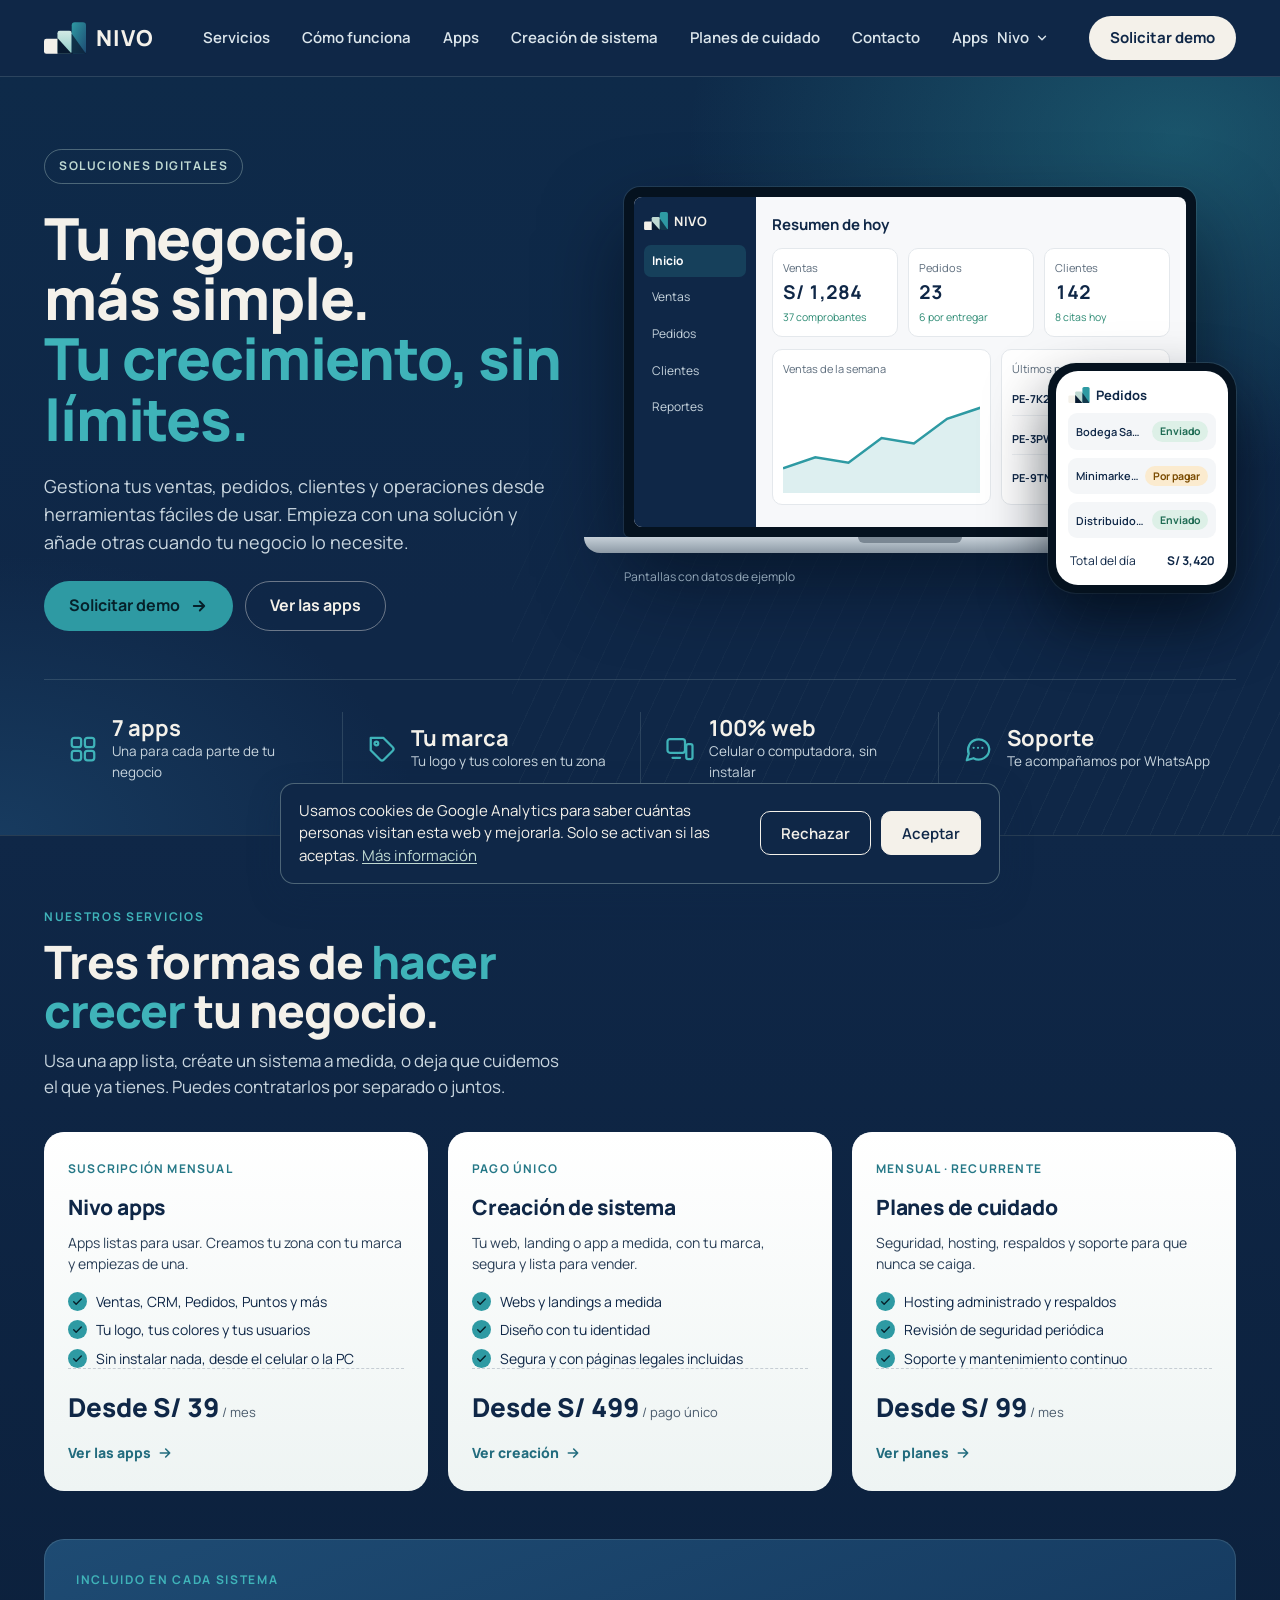
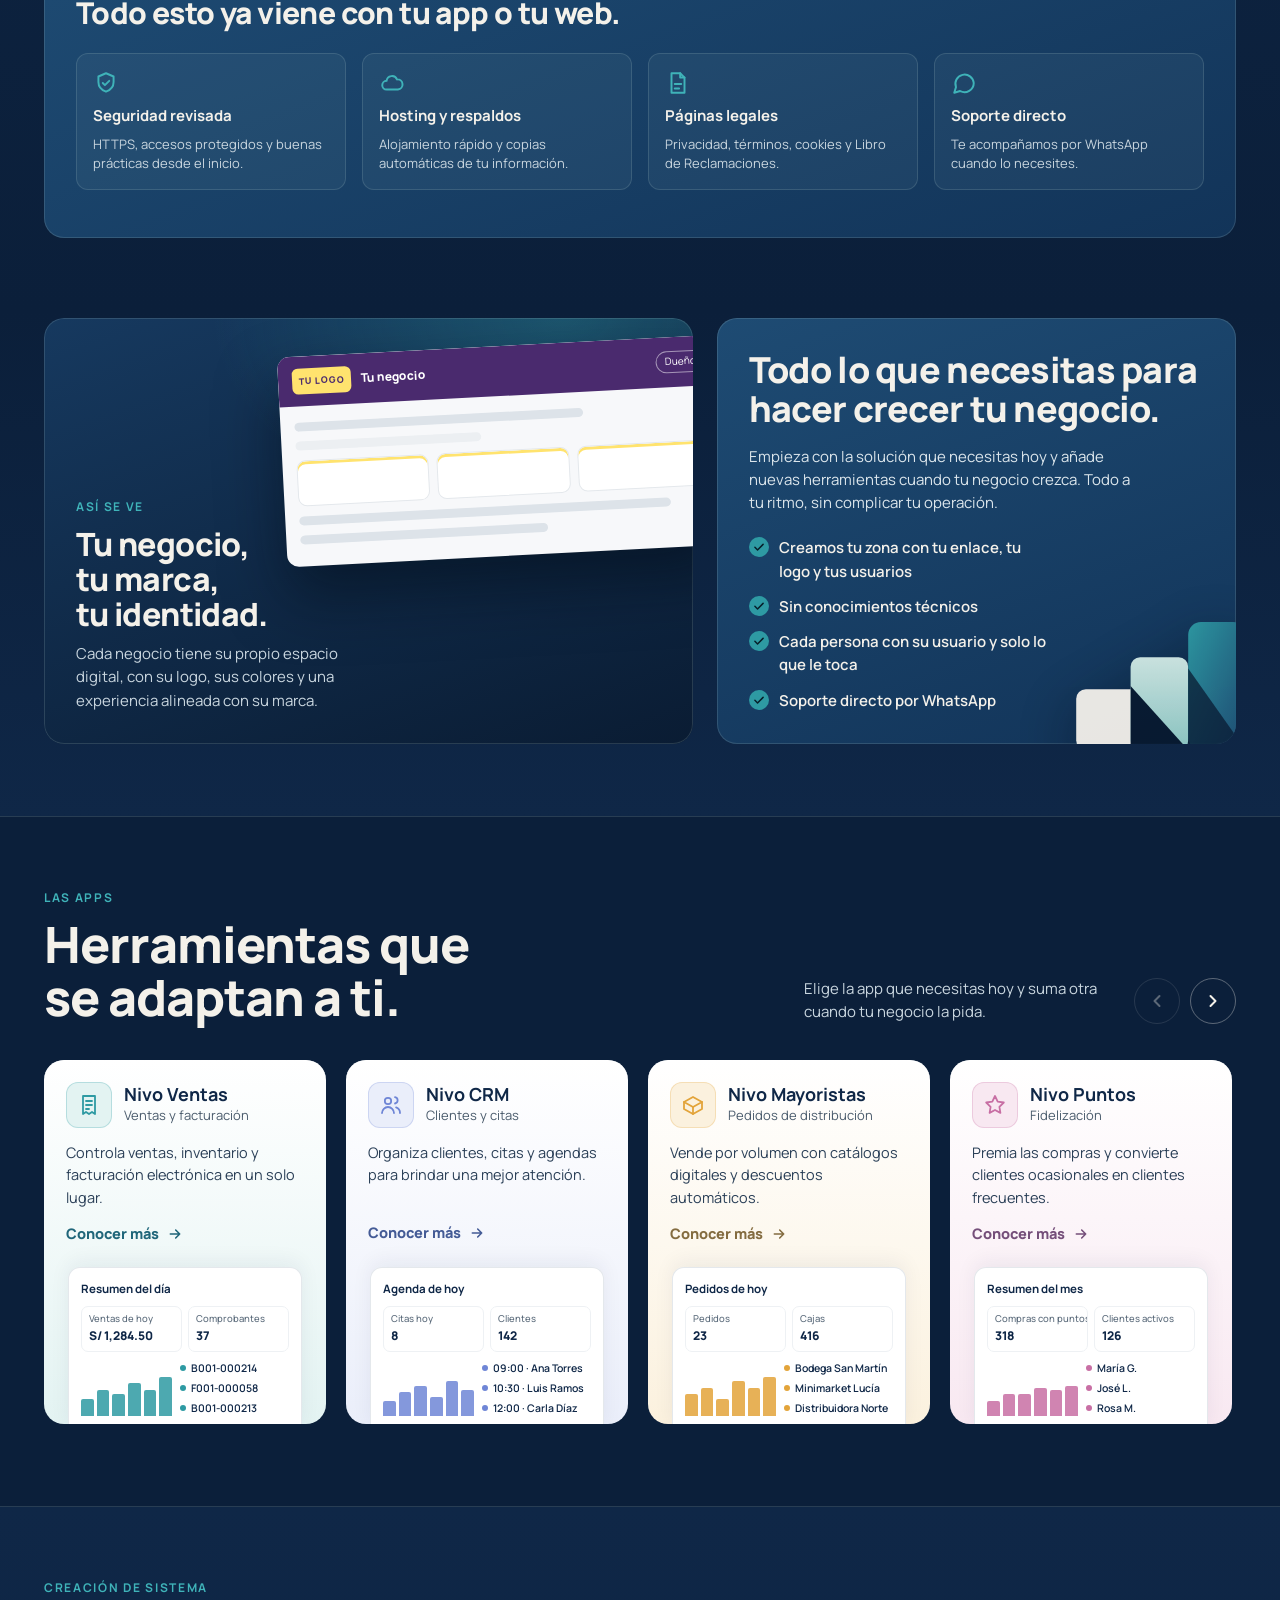
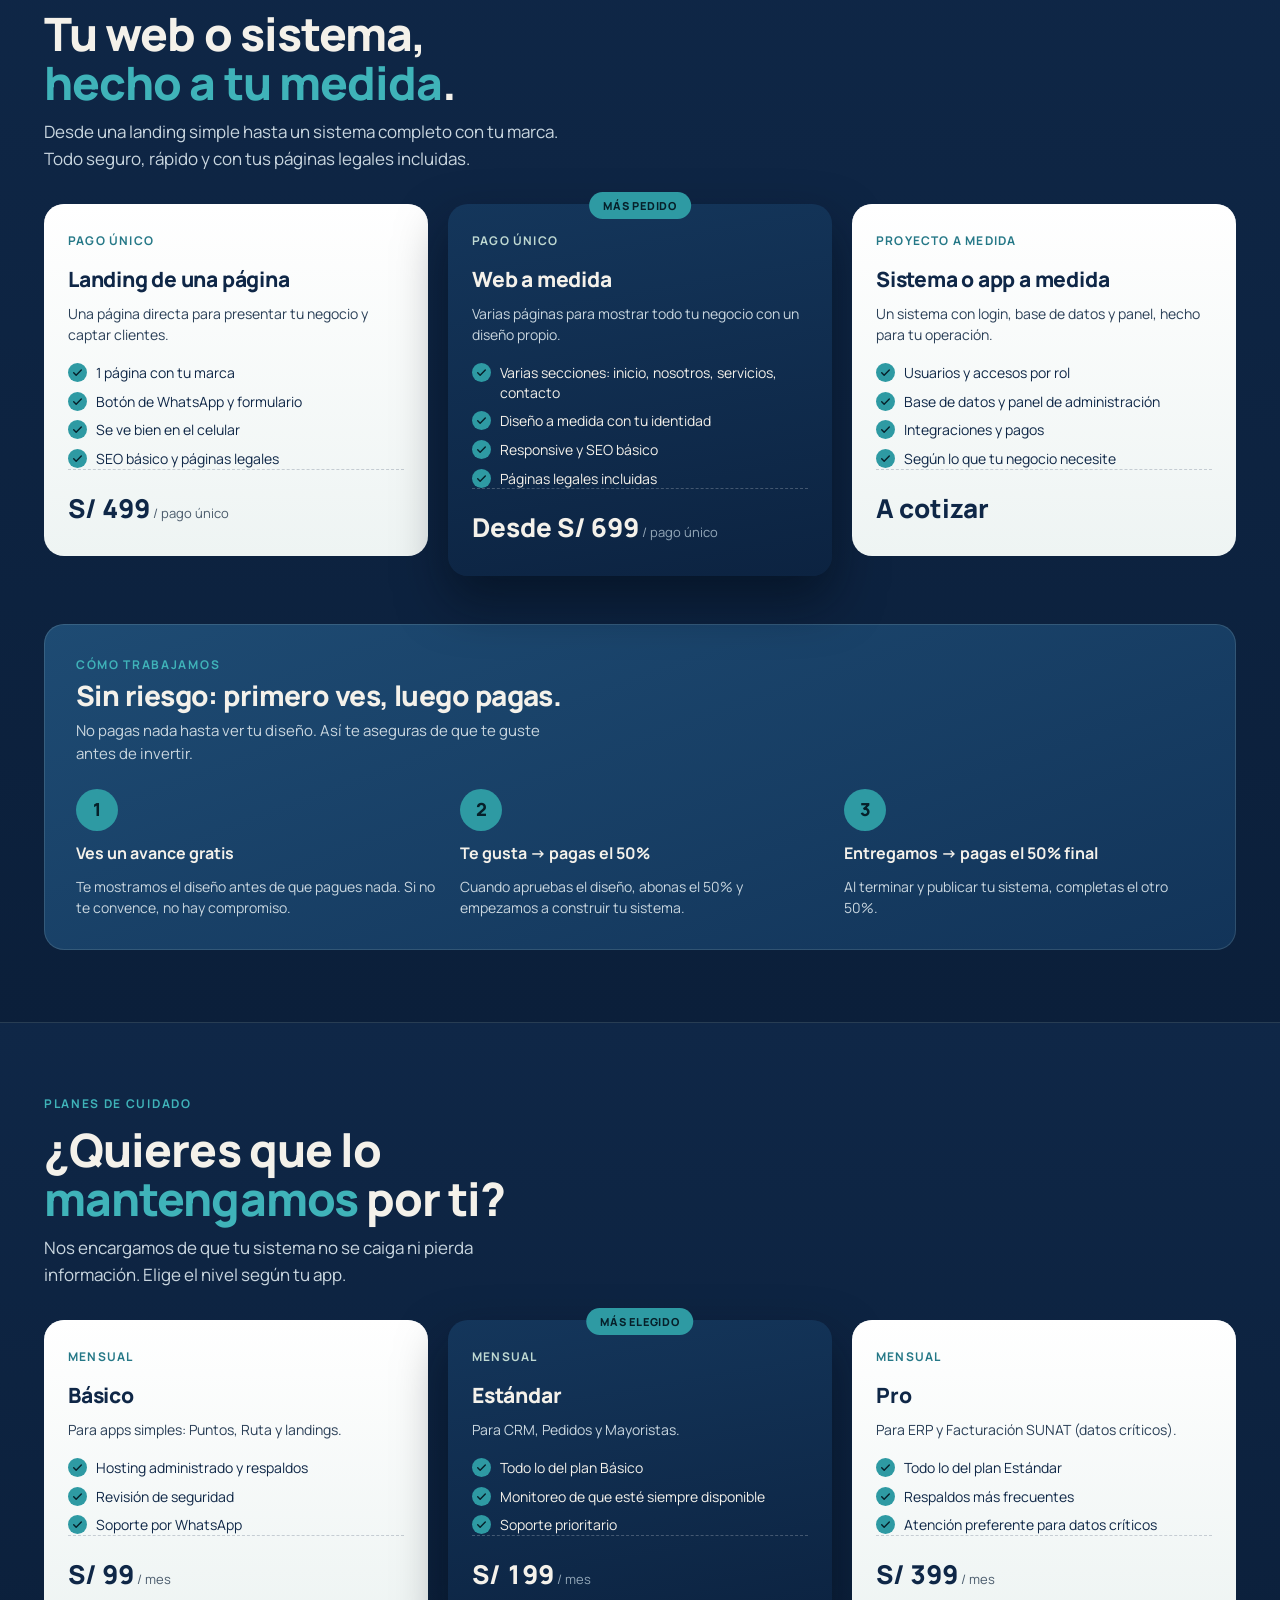
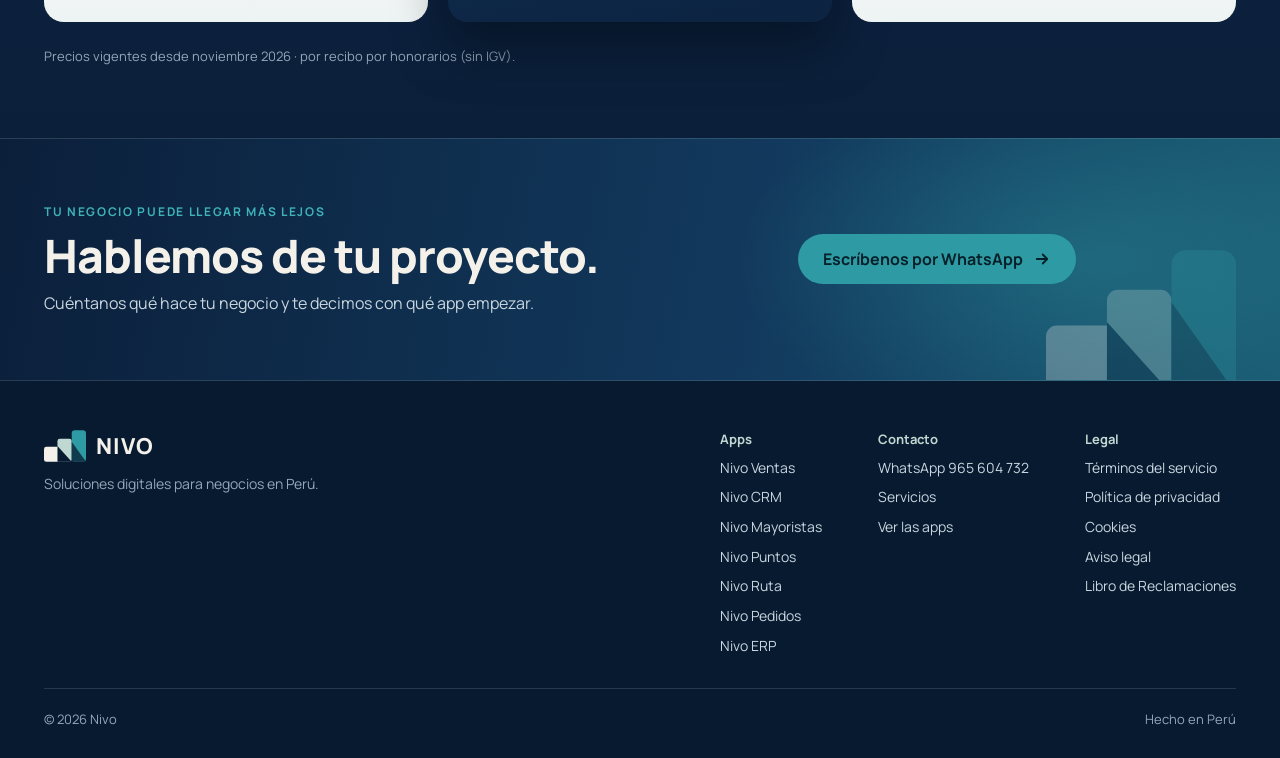
<file: index.html>
<!doctype html>
<html lang="es">
<head>
<meta charset="utf-8">
<meta name="google-site-verification" content="-9O8ks5aOoAD3RBC1QNOhq5UsPDFVcr2KfyTa-vDz-M">
<meta name="viewport" content="width=device-width,initial-scale=1,viewport-fit=cover">
<title>Nivo · Microapps para ordenar tu negocio</title>
<meta name="description" content="Siete microapps para ordenar tu negocio: ventas con boletas SUNAT, agenda de clientes, pedidos mayoristas, puntos de fidelización, rutas de visita, tienda de pedidos personalizados y un ERP de inventario y almacenes.">
<link rel="canonical" href="https://www.nivo-pe.workers.dev/">
<meta name="theme-color" content="#0F2747">
<meta property="og:type" content="website"><meta property="og:locale" content="es_PE"><meta property="og:site_name" content="Nivo">
<meta property="og:title" content="Nivo · Microapps para ordenar tu negocio"><meta property="og:description" content="Siete microapps para ordenar tu negocio: ventas con boletas SUNAT, agenda de clientes, pedidos mayoristas, puntos de fidelización, rutas de visita, tienda de pedidos personalizados y un ERP de inventario y almacenes.">
<meta property="og:url" content="https://www.nivo-pe.workers.dev/"><meta property="og:image" content="https://www.nivo-pe.workers.dev/nivo-vista.png">
<meta property="og:image:width" content="1200"><meta property="og:image:height" content="630"><meta property="og:image:alt" content="Nivo: tu negocio, más simple. Tu crecimiento, sin límites.">
<meta name="twitter:card" content="summary_large_image">
<link rel="icon" href="/nivo-icono.svg" type="image/svg+xml">
<link rel="preconnect" href="https://fonts.googleapis.com"><link rel="preconnect" href="https://fonts.gstatic.com" crossorigin><link rel="stylesheet" href="https://fonts.googleapis.com/css2?family=Manrope:wght@400;500;600;700;800&display=swap">
<link rel="stylesheet" href="/hub.css">
<script type="application/ld+json">{"@context": "https://schema.org", "@type": "Organization", "name": "Nivo", "url": "https://www.nivo-pe.workers.dev/", "logo": "https://www.nivo-pe.workers.dev/nivo-icono.svg", "description": "Siete microapps para ordenar tu negocio: ventas con boletas SUNAT, agenda de clientes, pedidos mayoristas, puntos de fidelización, rutas de visita, tienda de pedidos personalizados y un ERP de inventario y almacenes.", "contactPoint": {"@type": "ContactPoint", "telephone": "+51965604732", "contactType": "sales", "availableLanguage": "es"}}</script>
<script src="/nivo-analitica.js" defer></script>
<script src="/nivo-red.js" defer></script>
</head>
<body>
<a class="saltar" href="#contenido">Saltar al contenido</a>
<header class="cab"><div class="caja cab-in">
  <a class="marca" href="/" aria-label="Nivo, inicio"><svg class="" viewBox="0 0 106 80" aria-hidden="true"><defs><linearGradient id="n-b2" x1="0" y1="0" x2="0" y2="1"><stop offset="0" stop-color="#D3EAE5"/><stop offset="1" stop-color="#8FCBC6"/></linearGradient><linearGradient id="n-b3" x1="0" y1="0" x2="1" y2="1"><stop offset="0" stop-color="#2E9AA3"/><stop offset="1" stop-color="#1E4B73"/></linearGradient></defs><rect x="0" y="42" width="40" height="38" rx="6" fill="#F4F1EA"/><rect x="34" y="22" width="36" height="58" rx="6" fill="url(#n-b2)"/><path d="M34 40 L34 80 L70 80 Z" fill="#081A30"/><rect x="70" y="0" width="36" height="80" rx="8" fill="url(#n-b3)"/><path d="M70 29 L70 80 L106 80 Z" fill="#081A30" opacity=".75"/></svg><b>NIVO</b></a>
  <nav class="cab-nav" aria-label="Secciones"><a href="#servicios">Servicios</a><a href="#plataforma">Cómo funciona</a><a href="#apps">Apps</a><a href="#creacion">Creación de sistema</a><a href="#planes-cuidado">Planes de cuidado</a><a href="#contacto">Contacto</a></nav>
  <details class="nivo-apps"><summary>Apps<span class="nivo-apps-n">&nbsp;Nivo</span><svg viewBox="0 0 24 24" fill="none" stroke="currentColor" stroke-width="2.4" stroke-linecap="round" stroke-linejoin="round" aria-hidden="true"><path d="M6 9l6 6 6-6"/></svg></summary><div class="nivo-apps-menu"><a class="nivo-apps-web" href="https://www.nivo-pe.workers.dev/" aria-current="page"><b>Nivo · web principal</b><span>Conoce todas las soluciones Nivo</span></a><span class="nivo-apps-titulo" aria-hidden="true">Apps</span><a href="https://ventas.nivo-pe.workers.dev/" class="p-ventas"><i></i>Nivo Ventas</a><a href="https://crm.nivo-pe.workers.dev/" class="p-crm"><i></i>Nivo CRM</a><a href="https://mayoristas.nivo-pe.workers.dev/" class="p-mayoristas"><i></i>Nivo Mayoristas</a><a href="https://puntos.nivo-pe.workers.dev/" class="p-puntos"><i></i>Nivo Puntos</a><a href="https://ruta.nivo-pe.workers.dev/" class="p-ruta"><i></i>Nivo Ruta</a><a href="https://pedidos.nivo-pe.workers.dev/" class="p-pedidos"><i></i>Nivo Pedidos</a><a href="https://erp.nivo-pe.workers.dev/" class="p-erp"><i></i>Nivo ERP</a></div></details>
  <a class="btn btn-claro btn-cab" href="https://wa.me/51965604732?text=Hola%2C%20quiero%20conocer%20las%20apps%20de%20Nivo." target="_blank" rel="noopener">Solicitar demo</a>
</div></header>
<main id="contenido">
<section class="hero" aria-labelledby="t-hero"><div class="caja hero-in">
  <div class="hero-txt">
    <span class="pildora">Soluciones digitales</span>
    <h1 id="t-hero">Tu negocio, más simple.<br><em>Tu crecimiento, sin límites.</em></h1>
    <p>Gestiona tus ventas, pedidos, clientes y operaciones desde herramientas fáciles de usar. Empieza con una solución y añade otras cuando tu negocio lo necesite.</p>
    <div class="botones"><a class="btn btn-acento" href="https://wa.me/51965604732?text=Hola%2C%20quiero%20conocer%20las%20apps%20de%20Nivo." target="_blank" rel="noopener">Solicitar demo <svg viewBox="0 0 24 24" fill="none" stroke="currentColor" stroke-width="2.4" stroke-linecap="round" stroke-linejoin="round" aria-hidden="true"><path d="M5 12h14M13 6l6 6-6 6"/></svg></a><a class="btn btn-borde" href="#apps">Ver las apps</a></div>
  </div>
  <figure class="equipos-fig">
    <div class="laptop"><div class="pantalla"><div class="dash">
      <aside class="dash-lado"><span class="dash-logo"><svg class="" viewBox="0 0 106 80" aria-hidden="true"><rect x="0" y="42" width="40" height="38" rx="6" fill="#F4F1EA"/><rect x="34" y="22" width="36" height="58" rx="6" fill="#BFD9D2"/><path d="M34 40 L34 80 L70 80 Z" fill="#081A30"/><rect x="70" y="0" width="36" height="80" rx="8" fill="#2E9AA3"/><path d="M70 29 L70 80 L106 80 Z" fill="#081A30" opacity=".75"/></svg><b>NIVO</b></span>
        <span class="on">Inicio</span><span>Ventas</span><span>Pedidos</span><span>Clientes</span><span>Reportes</span></aside>
      <div class="dash-main">
        <b class="dash-t">Resumen de hoy</b>
        <div class="dash-k"><span><small>Ventas</small><b class="num">S/ 1,284</b><em>37 comprobantes</em></span><span><small>Pedidos</small><b class="num">23</b><em>6 por entregar</em></span><span><small>Clientes</small><b class="num">142</b><em>8 citas hoy</em></span></div>
        <div class="dash-f">
          <div class="dash-g"><small>Ventas de la semana</small><svg viewBox="0 0 220 80" preserveAspectRatio="none" aria-hidden="true"><path class="area" d="M0 62 L36 54 L73 58 L110 40 L146 44 L183 26 L220 18 L220 80 L0 80 Z"/><path class="linea" d="M0 62 L36 54 L73 58 L110 40 L146 44 L183 26 L220 18"/></svg></div>
          <div class="dash-tab"><small>Últimos pedidos</small><span><b>PE-7K2QM</b><em class="ok">Pagado</em></span><span><b>PE-3PW8X</b><em class="rev">Revisar</em></span><span><b>PE-9TN4L</b><em class="ok">Pagado</em></span></div>
        </div>
      </div>
    </div></div><div class="base"></div></div>
    <div class="cel"><div class="cel-in">
      <span class="cel-cab"><svg class="" viewBox="0 0 106 80" aria-hidden="true"><rect x="0" y="42" width="40" height="38" rx="6" fill="#F4F1EA"/><rect x="34" y="22" width="36" height="58" rx="6" fill="#BFD9D2"/><path d="M34 40 L34 80 L70 80 Z" fill="#081A30"/><rect x="70" y="0" width="36" height="80" rx="8" fill="#2E9AA3"/><path d="M70 29 L70 80 L106 80 Z" fill="#081A30" opacity=".75"/></svg><b>Pedidos</b></span>
      <span class="cel-f"><b>Bodega San Martín</b><em class="ok">Enviado</em></span>
      <span class="cel-f"><b>Minimarket Lucía</b><em class="rev">Por pagar</em></span>
      <span class="cel-f"><b>Distribuidora Norte</b><em class="ok">Enviado</em></span>
      <span class="cel-tot"><span>Total del día</span><b class="num">S/ 3,420</b></span>
    </div></div>
    <figcaption>Pantallas con datos de ejemplo</figcaption>
  </figure>
</div>
<div class="caja"><ul class="datos">
  <li><svg viewBox="0 0 24 24" fill="none" stroke="currentColor" stroke-width="1.8" stroke-linecap="round" stroke-linejoin="round" aria-hidden="true"><rect x="3" y="3" width="7.5" height="7.5" rx="2"/><rect x="13.5" y="3" width="7.5" height="7.5" rx="2"/><rect x="3" y="13.5" width="7.5" height="7.5" rx="2"/><rect x="13.5" y="13.5" width="7.5" height="7.5" rx="2"/></svg><span><b>7 apps</b><small>Una para cada parte de tu negocio</small></span></li>
  <li><svg viewBox="0 0 24 24" fill="none" stroke="currentColor" stroke-width="1.8" stroke-linecap="round" stroke-linejoin="round" aria-hidden="true"><path d="M20.6 13.4l-7.2 7.2a2 2 0 0 1-2.8 0L3 13V3h10l7.6 7.6a2 2 0 0 1 0 2.8z"/><circle cx="7.5" cy="7.5" r="1.5"/></svg><span><b>Tu marca</b><small>Tu logo y tus colores en tu zona</small></span></li>
  <li><svg viewBox="0 0 24 24" fill="none" stroke="currentColor" stroke-width="1.8" stroke-linecap="round" stroke-linejoin="round" aria-hidden="true"><rect x="2" y="4" width="14" height="11" rx="2"/><path d="M6 19h6"/><rect x="17" y="8" width="5" height="12" rx="1.5"/></svg><span><b>100% web</b><small>Celular o computadora, sin instalar</small></span></li>
  <li><svg viewBox="0 0 24 24" fill="none" stroke="currentColor" stroke-width="1.8" stroke-linecap="round" stroke-linejoin="round" aria-hidden="true"><path d="M21 12a8.5 8.5 0 0 1-12.6 7.4L3 21l1.6-5.2A8.5 8.5 0 1 1 21 12z"/><path d="M8.5 11h.01M12 11h.01M15.5 11h.01"/></svg><span><b>Soporte</b><small>Te acompañamos por WhatsApp</small></span></li>
</ul></div>
</section>
<section class="servicios" id="servicios" aria-labelledby="t-serv"><div class="caja">
  <div class="sv-cab">
    <span class="eti">Nuestros servicios</span>
    <h2 id="t-serv">Tres formas de <em>hacer crecer</em> tu negocio.</h2>
    <p>Usa una app lista, créate un sistema a medida, o deja que cuidemos el que ya tienes. Puedes contratarlos por separado o juntos.</p>
  </div>
  <div class="sv-grid">
    <article class="sv-plan">
      <span class="sv-k">Suscripción mensual</span>
      <h4>Nivo apps</h4>
      <p class="sv-desc">Apps listas para usar. Creamos tu zona con tu marca y empiezas de una.</p>
      <ul class="sv-ul">
        <li><svg viewBox="0 0 24 24" fill="none" stroke="currentColor" stroke-width="2.6" stroke-linecap="round" stroke-linejoin="round" aria-hidden="true"><path d="M5 12.5l4.5 4.5L19 7.5"/></svg>Ventas, CRM, Pedidos, Puntos y más</li>
        <li><svg viewBox="0 0 24 24" fill="none" stroke="currentColor" stroke-width="2.6" stroke-linecap="round" stroke-linejoin="round" aria-hidden="true"><path d="M5 12.5l4.5 4.5L19 7.5"/></svg>Tu logo, tus colores y tus usuarios</li>
        <li><svg viewBox="0 0 24 24" fill="none" stroke="currentColor" stroke-width="2.6" stroke-linecap="round" stroke-linejoin="round" aria-hidden="true"><path d="M5 12.5l4.5 4.5L19 7.5"/></svg>Sin instalar nada, desde el celular o la PC</li>
      </ul>
      <div class="sv-precio"><span class="sv-monto num">Desde S/ 39</span> <span class="sv-per">/ mes</span></div>
      <a class="sv-vermas" href="#apps">Ver las apps <svg viewBox="0 0 24 24" fill="none" stroke="currentColor" stroke-width="2.4" stroke-linecap="round" stroke-linejoin="round" aria-hidden="true"><path d="M5 12h14M13 6l6 6-6 6"/></svg></a>
    </article>
    <article class="sv-plan">
      <span class="sv-k">Pago único</span>
      <h4>Creación de sistema</h4>
      <p class="sv-desc">Tu web, landing o app a medida, con tu marca, segura y lista para vender.</p>
      <ul class="sv-ul">
        <li><svg viewBox="0 0 24 24" fill="none" stroke="currentColor" stroke-width="2.6" stroke-linecap="round" stroke-linejoin="round" aria-hidden="true"><path d="M5 12.5l4.5 4.5L19 7.5"/></svg>Webs y landings a medida</li>
        <li><svg viewBox="0 0 24 24" fill="none" stroke="currentColor" stroke-width="2.6" stroke-linecap="round" stroke-linejoin="round" aria-hidden="true"><path d="M5 12.5l4.5 4.5L19 7.5"/></svg>Diseño con tu identidad</li>
        <li><svg viewBox="0 0 24 24" fill="none" stroke="currentColor" stroke-width="2.6" stroke-linecap="round" stroke-linejoin="round" aria-hidden="true"><path d="M5 12.5l4.5 4.5L19 7.5"/></svg>Segura y con páginas legales incluidas</li>
      </ul>
      <div class="sv-precio"><span class="sv-monto num">Desde S/ 499</span> <span class="sv-per">/ pago único</span></div>
      <a class="sv-vermas" href="#creacion">Ver creación <svg viewBox="0 0 24 24" fill="none" stroke="currentColor" stroke-width="2.4" stroke-linecap="round" stroke-linejoin="round" aria-hidden="true"><path d="M5 12h14M13 6l6 6-6 6"/></svg></a>
    </article>
    <article class="sv-plan">
      <span class="sv-k">Mensual · recurrente</span>
      <h4>Planes de cuidado</h4>
      <p class="sv-desc">Seguridad, hosting, respaldos y soporte para que nunca se caiga.</p>
      <ul class="sv-ul">
        <li><svg viewBox="0 0 24 24" fill="none" stroke="currentColor" stroke-width="2.6" stroke-linecap="round" stroke-linejoin="round" aria-hidden="true"><path d="M5 12.5l4.5 4.5L19 7.5"/></svg>Hosting administrado y respaldos</li>
        <li><svg viewBox="0 0 24 24" fill="none" stroke="currentColor" stroke-width="2.6" stroke-linecap="round" stroke-linejoin="round" aria-hidden="true"><path d="M5 12.5l4.5 4.5L19 7.5"/></svg>Revisión de seguridad periódica</li>
        <li><svg viewBox="0 0 24 24" fill="none" stroke="currentColor" stroke-width="2.6" stroke-linecap="round" stroke-linejoin="round" aria-hidden="true"><path d="M5 12.5l4.5 4.5L19 7.5"/></svg>Soporte y mantenimiento continuo</li>
      </ul>
      <div class="sv-precio"><span class="sv-monto num">Desde S/ 99</span> <span class="sv-per">/ mes</span></div>
      <a class="sv-vermas" href="#planes-cuidado">Ver planes <svg viewBox="0 0 24 24" fill="none" stroke="currentColor" stroke-width="2.4" stroke-linecap="round" stroke-linejoin="round" aria-hidden="true"><path d="M5 12h14M13 6l6 6-6 6"/></svg></a>
    </article>
  </div>
  <div class="sv-incluido">
    <span class="eti">Incluido en cada sistema</span>
    <h3>Todo esto ya viene con tu app o tu web.</h3>
    <ul class="sv-inc-grid">
      <li><svg viewBox="0 0 24 24" fill="none" stroke="currentColor" stroke-width="1.8" stroke-linecap="round" stroke-linejoin="round" aria-hidden="true"><path d="M12 3l7 3v5c0 4.5-3 7.5-7 9-4-1.5-7-4.5-7-9V6z"/><path d="M9 12l2 2 4-4"/></svg><b>Seguridad revisada</b><small>HTTPS, accesos protegidos y buenas prácticas desde el inicio.</small></li>
      <li><svg viewBox="0 0 24 24" fill="none" stroke="currentColor" stroke-width="1.8" stroke-linecap="round" stroke-linejoin="round" aria-hidden="true"><path d="M7 18a4 4 0 0 1 0-8 5 5 0 0 1 9.6-1.3A3.5 3.5 0 0 1 17.5 18z"/></svg><b>Hosting y respaldos</b><small>Alojamiento rápido y copias automáticas de tu información.</small></li>
      <li><svg viewBox="0 0 24 24" fill="none" stroke="currentColor" stroke-width="1.8" stroke-linecap="round" stroke-linejoin="round" aria-hidden="true"><path d="M6 3h8l4 4v14H6z"/><path d="M14 3v4h4"/><path d="M9 13h6M9 17h4"/></svg><b>Páginas legales</b><small>Privacidad, términos, cookies y Libro de Reclamaciones.</small></li>
      <li><svg viewBox="0 0 24 24" fill="none" stroke="currentColor" stroke-width="1.8" stroke-linecap="round" stroke-linejoin="round" aria-hidden="true"><path d="M21 12a8.5 8.5 0 0 1-12.6 7.4L3 21l1.6-5.2A8.5 8.5 0 1 1 21 12z"/></svg><b>Soporte directo</b><small>Te acompañamos por WhatsApp cuando lo necesites.</small></li>
    </ul>
  </div>
</div></section>
<section class="plataforma" id="plataforma" aria-labelledby="t-plat"><div class="caja plat-in">
  <div class="vitrina">
    <div class="vit-pant" aria-hidden="true">
      <div class="vit-bar"><span class="vit-logo">TU LOGO</span><span class="vit-nom">Tu negocio</span><span class="vit-us">Dueño</span></div>
      <div class="vit-cuerpo"><i class="w70"></i><i class="w45"></i><div class="vit-k"><span></span><span></span><span></span></div><i class="w90"></i><i class="w60"></i></div>
    </div>
    <div class="vit-txt"><span class="eti">Así se ve</span><h3>Tu negocio, tu marca, tu identidad.</h3><p>Cada negocio tiene su propio espacio digital, con su logo, sus colores y una experiencia alineada con su marca.</p></div>
  </div>
  <div class="plat-txt">
    <h2 id="t-plat">Todo lo que necesitas para hacer crecer tu negocio.</h2>
    <p>Empieza con la solución que necesitas hoy y añade nuevas herramientas cuando tu negocio crezca. Todo a tu ritmo, sin complicar tu operación.</p>
    <ul class="checks">
      <li><svg viewBox="0 0 24 24" fill="none" stroke="currentColor" stroke-width="2.6" stroke-linecap="round" stroke-linejoin="round" aria-hidden="true"><path d="M5 12.5l4.5 4.5L19 7.5"/></svg>Creamos tu zona con tu enlace, tu logo y tus usuarios</li>
      <li><svg viewBox="0 0 24 24" fill="none" stroke="currentColor" stroke-width="2.6" stroke-linecap="round" stroke-linejoin="round" aria-hidden="true"><path d="M5 12.5l4.5 4.5L19 7.5"/></svg>Sin conocimientos técnicos</li>
      <li><svg viewBox="0 0 24 24" fill="none" stroke="currentColor" stroke-width="2.6" stroke-linecap="round" stroke-linejoin="round" aria-hidden="true"><path d="M5 12.5l4.5 4.5L19 7.5"/></svg>Cada persona con su usuario y solo lo que le toca</li>
      <li><svg viewBox="0 0 24 24" fill="none" stroke="currentColor" stroke-width="2.6" stroke-linecap="round" stroke-linejoin="round" aria-hidden="true"><path d="M5 12.5l4.5 4.5L19 7.5"/></svg>Soporte directo por WhatsApp</li>
    </ul>
    <svg class="plat-simb" viewBox="0 0 106 80" aria-hidden="true"><defs><linearGradient id="n-b2" x1="0" y1="0" x2="0" y2="1"><stop offset="0" stop-color="#D3EAE5"/><stop offset="1" stop-color="#8FCBC6"/></linearGradient><linearGradient id="n-b3" x1="0" y1="0" x2="1" y2="1"><stop offset="0" stop-color="#2E9AA3"/><stop offset="1" stop-color="#1E4B73"/></linearGradient></defs><rect x="0" y="42" width="40" height="38" rx="6" fill="#F4F1EA"/><rect x="34" y="22" width="36" height="58" rx="6" fill="url(#n-b2)"/><path d="M34 40 L34 80 L70 80 Z" fill="#081A30"/><rect x="70" y="0" width="36" height="80" rx="8" fill="url(#n-b3)"/><path d="M70 29 L70 80 L106 80 Z" fill="#081A30" opacity=".75"/></svg>
  </div>
</div></section>
<section class="apps" id="apps" aria-labelledby="t-apps"><div class="caja">
  <div class="apps-cab">
    <div><span class="eti">Las apps</span><h2 id="t-apps">Herramientas que <br>se adaptan a ti.</h2></div>
    <div class="apps-der"><p>Elige la app que necesitas hoy y suma otra cuando tu negocio la pida.</p>
      <div class="flechas"><button type="button" class="fl" id="ant" aria-label="Apps anteriores" aria-controls="carrusel"><svg viewBox="0 0 24 24" fill="none" stroke="currentColor" stroke-width="2.4" stroke-linecap="round" stroke-linejoin="round" aria-hidden="true"><path d="M15 6l-6 6 6 6"/></svg></button><button type="button" class="fl" id="sig" aria-label="Más apps" aria-controls="carrusel"><svg viewBox="0 0 24 24" fill="none" stroke="currentColor" stroke-width="2.4" stroke-linecap="round" stroke-linejoin="round" aria-hidden="true"><path d="M9 6l6 6-6 6"/></svg></button></div></div>
  </div>
  <ul class="carrusel" id="carrusel" tabindex="0" aria-label="Apps de Nivo"><li class="tarjeta app-ventas"><a href="https://ventas.nivo-pe.workers.dev/">
  <span class="t-cab"><span class="t-ic"><svg viewBox="0 0 24 24" fill="none" stroke="currentColor" stroke-width="1.8" stroke-linecap="round" stroke-linejoin="round" aria-hidden="true"><path d="M6 3h12v18l-3-2-3 2-3-2-3 2z"/><path d="M9 8h6M9 12h6M9 16h3"/></svg></span><span><b>Nivo Ventas</b><small>Ventas y facturación</small></span></span>
  <span class="t-txt">Controla ventas, inventario y facturación electrónica en un solo lugar.</span>
  <span class="t-ir">Conocer más <svg viewBox="0 0 24 24" fill="none" stroke="currentColor" stroke-width="2.4" stroke-linecap="round" stroke-linejoin="round" aria-hidden="true"><path d="M5 12h14M13 6l6 6-6 6"/></svg></span>
  <div class="mini" aria-hidden="true"><div class="mini-in"><b>Resumen del día</b><div class="mini-k"><span><small>Ventas de hoy</small>S/ 1,284.50</span><span><small>Comprobantes</small>37</span></div><div class="mini-f"><div class="mini-b"><i class="b40"></i><i class="b60"></i><i class="b50"></i><i class="b75"></i><i class="b60"></i><i class="b90"></i></div><div class="mini-t"><span><em></em>B001-000214</span><span><em></em>F001-000058</span><span><em></em>B001-000213</span></div></div></div></div></a></li><li class="tarjeta app-crm"><a href="https://crm.nivo-pe.workers.dev/">
  <span class="t-cab"><span class="t-ic"><svg viewBox="0 0 24 24" fill="none" stroke="currentColor" stroke-width="1.8" stroke-linecap="round" stroke-linejoin="round" aria-hidden="true"><circle cx="9" cy="8" r="3.2"/><path d="M3 20c0-3.3 2.7-6 6-6s6 2.7 6 6"/><path d="M16 4.2a3.2 3.2 0 0 1 0 6.3M21 20c0-2.6-1.6-4.8-3.9-5.6"/></svg></span><span><b>Nivo CRM</b><small>Clientes y citas</small></span></span>
  <span class="t-txt">Organiza clientes, citas y agendas para brindar una mejor atención.</span>
  <span class="t-ir">Conocer más <svg viewBox="0 0 24 24" fill="none" stroke="currentColor" stroke-width="2.4" stroke-linecap="round" stroke-linejoin="round" aria-hidden="true"><path d="M5 12h14M13 6l6 6-6 6"/></svg></span>
  <div class="mini" aria-hidden="true"><div class="mini-in"><b>Agenda de hoy</b><div class="mini-k"><span><small>Citas hoy</small>8</span><span><small>Clientes</small>142</span></div><div class="mini-f"><div class="mini-b"><i class="b35"></i><i class="b55"></i><i class="b70"></i><i class="b45"></i><i class="b80"></i><i class="b60"></i></div><div class="mini-t"><span><em></em>09:00 · Ana Torres</span><span><em></em>10:30 · Luis Ramos</span><span><em></em>12:00 · Carla Díaz</span></div></div></div></div></a></li><li class="tarjeta app-mayoristas"><a href="https://mayoristas.nivo-pe.workers.dev/">
  <span class="t-cab"><span class="t-ic"><svg viewBox="0 0 24 24" fill="none" stroke="currentColor" stroke-width="1.8" stroke-linecap="round" stroke-linejoin="round" aria-hidden="true"><path d="M3 9l9-5 9 5-9 5z"/><path d="M3 9v7l9 5 9-5V9"/><path d="M12 14v7"/></svg></span><span><b>Nivo Mayoristas</b><small>Pedidos de distribución</small></span></span>
  <span class="t-txt">Vende por volumen con catálogos digitales y descuentos automáticos.</span>
  <span class="t-ir">Conocer más <svg viewBox="0 0 24 24" fill="none" stroke="currentColor" stroke-width="2.4" stroke-linecap="round" stroke-linejoin="round" aria-hidden="true"><path d="M5 12h14M13 6l6 6-6 6"/></svg></span>
  <div class="mini" aria-hidden="true"><div class="mini-in"><b>Pedidos de hoy</b><div class="mini-k"><span><small>Pedidos</small>23</span><span><small>Cajas</small>416</span></div><div class="mini-f"><div class="mini-b"><i class="b50"></i><i class="b65"></i><i class="b40"></i><i class="b80"></i><i class="b65"></i><i class="b90"></i></div><div class="mini-t"><span><em></em>Bodega San Martín</span><span><em></em>Minimarket Lucía</span><span><em></em>Distribuidora Norte</span></div></div></div></div></a></li><li class="tarjeta app-puntos"><a href="https://puntos.nivo-pe.workers.dev/">
  <span class="t-cab"><span class="t-ic"><svg viewBox="0 0 24 24" fill="none" stroke="currentColor" stroke-width="1.8" stroke-linecap="round" stroke-linejoin="round" aria-hidden="true"><path d="M12 3l2.7 5.6 6.1.9-4.4 4.3 1 6.1L12 17l-5.4 2.9 1-6.1L3.2 9.5l6.1-.9z"/></svg></span><span><b>Nivo Puntos</b><small>Fidelización</small></span></span>
  <span class="t-txt">Premia las compras y convierte clientes ocasionales en clientes frecuentes.</span>
  <span class="t-ir">Conocer más <svg viewBox="0 0 24 24" fill="none" stroke="currentColor" stroke-width="2.4" stroke-linecap="round" stroke-linejoin="round" aria-hidden="true"><path d="M5 12h14M13 6l6 6-6 6"/></svg></span>
  <div class="mini" aria-hidden="true"><div class="mini-in"><b>Resumen del mes</b><div class="mini-k"><span><small>Compras con puntos</small>318</span><span><small>Clientes activos</small>126</span></div><div class="mini-f"><div class="mini-b"><i class="b35"></i><i class="b50"></i><i class="b50"></i><i class="b65"></i><i class="b60"></i><i class="b70"></i></div><div class="mini-t"><span><em></em>María G.</span><span><em></em>José L.</span><span><em></em>Rosa M.</span></div></div></div></div></a></li><li class="tarjeta app-ruta"><a href="https://ruta.nivo-pe.workers.dev/">
  <span class="t-cab"><span class="t-ic"><svg viewBox="0 0 24 24" fill="none" stroke="currentColor" stroke-width="1.8" stroke-linecap="round" stroke-linejoin="round" aria-hidden="true"><circle cx="6" cy="18" r="2.2"/><circle cx="18" cy="6" r="2.2"/><path d="M8.2 18H15a3.5 3.5 0 0 0 0-7H9a3.5 3.5 0 0 1 0-7h6.8"/></svg></span><span><b>Nivo Ruta</b><small>Rutas de visita</small></span></span>
  <span class="t-txt">Organiza las visitas de tu equipo y aprovecha mejor cada recorrido.</span>
  <span class="t-ir">Conocer más <svg viewBox="0 0 24 24" fill="none" stroke="currentColor" stroke-width="2.4" stroke-linecap="round" stroke-linejoin="round" aria-hidden="true"><path d="M5 12h14M13 6l6 6-6 6"/></svg></span>
  <div class="mini" aria-hidden="true"><div class="mini-in"><b>Rutas de hoy</b><div class="mini-k"><span><small>Visitas</small>14 / 22</span><span><small>Kilómetros</small>48.5</span></div><div class="mini-f"><div class="mini-b"><i class="b60"></i><i class="b40"></i><i class="b75"></i><i class="b50"></i><i class="b70"></i><i class="b45"></i></div><div class="mini-t"><span><em></em>José L. · transporte</span><span><em></em>Ana R. · transporte</span><span><em></em>Farmacia del Pueblo</span></div></div></div></div></a></li><li class="tarjeta app-pedidos"><a href="https://pedidos.nivo-pe.workers.dev/">
  <span class="t-cab"><span class="t-ic"><svg viewBox="0 0 24 24" fill="none" stroke="currentColor" stroke-width="1.8" stroke-linecap="round" stroke-linejoin="round" aria-hidden="true"><path d="M5 8h14l-1.2 12.2a1 1 0 0 1-1 .8H7.2a1 1 0 0 1-1-.8z"/><path d="M9 8V6.5a3 3 0 0 1 6 0V8"/></svg></span><span><b>Nivo Pedidos</b><small>Tienda y producción</small></span></span>
  <span class="t-txt">Recibe pedidos online, gestiona pagos y organiza tu producción por etapas.</span>
  <span class="t-ir">Conocer más <svg viewBox="0 0 24 24" fill="none" stroke="currentColor" stroke-width="2.4" stroke-linecap="round" stroke-linejoin="round" aria-hidden="true"><path d="M5 12h14M13 6l6 6-6 6"/></svg></span>
  <div class="mini" aria-hidden="true"><div class="mini-in"><b>Producción</b><div class="mini-k"><span><small>En proceso</small>12</span><span><small>Pagos por confirmar</small>2</span></div><div class="mini-f"><div class="mini-b"><i class="b45"></i><i class="b60"></i><i class="b50"></i><i class="b70"></i><i class="b60"></i><i class="b75"></i></div><div class="mini-t"><span><em></em>PE-7K2QM</span><span><em></em>PE-3PW8X</span><span><em></em>PE-9TN4L</span></div></div></div></div></a></li><li class="tarjeta app-erp"><a href="https://erp.nivo-pe.workers.dev/">
  <span class="t-cab"><span class="t-ic"><svg viewBox="0 0 24 24" fill="none" stroke="currentColor" stroke-width="1.8" stroke-linecap="round" stroke-linejoin="round" aria-hidden="true"><path d="M3 21V9l9-5 9 5v12"/><path d="M7 21v-8h10v8"/><path d="M7 17h10"/></svg></span><span><b>Nivo ERP</b><small>Inventario y almacenes</small></span></span>
  <span class="t-txt">Une pedidos, stock, almacenes y despachos en un solo sistema, sin vender dos veces lo mismo.</span>
  <span class="t-ir">Conocer más <svg viewBox="0 0 24 24" fill="none" stroke="currentColor" stroke-width="2.4" stroke-linecap="round" stroke-linejoin="round" aria-hidden="true"><path d="M5 12h14M13 6l6 6-6 6"/></svg></span>
  <div class="mini" aria-hidden="true"><div class="mini-in"><b>Almacén principal</b><div class="mini-k"><span><small>Disponible</small>84 cajas</span><span><small>Reservado</small>36</span></div><div class="mini-f"><div class="mini-b"><i class="b70"></i><i class="b55"></i><i class="b80"></i><i class="b45"></i><i class="b65"></i><i class="b75"></i></div><div class="mini-t"><span><em></em>PED-0142 · confirmado</span><span><em></em>PED-0141 · despachado</span><span><em></em>Almacén norte</span></div></div></div></div></a></li></ul>
</div></section>
<section class="servicios" id="creacion" aria-labelledby="t-crea"><div class="caja">
  <div class="sv-cab">
    <span class="eti">Creación de sistema</span>
    <h2 id="t-crea">Tu web o sistema, <em>hecho a tu medida</em>.</h2>
    <p>Desde una landing simple hasta un sistema completo con tu marca. Todo seguro, rápido y con tus páginas legales incluidas.</p>
  </div>
  <div class="sv-grid">
    <article class="sv-plan">
      <span class="sv-k">Pago único</span>
      <h4>Landing de una página</h4>
      <p class="sv-desc">Una página directa para presentar tu negocio y captar clientes.</p>
      <ul class="sv-ul">
        <li><svg viewBox="0 0 24 24" fill="none" stroke="currentColor" stroke-width="2.6" stroke-linecap="round" stroke-linejoin="round" aria-hidden="true"><path d="M5 12.5l4.5 4.5L19 7.5"/></svg>1 página con tu marca</li>
        <li><svg viewBox="0 0 24 24" fill="none" stroke="currentColor" stroke-width="2.6" stroke-linecap="round" stroke-linejoin="round" aria-hidden="true"><path d="M5 12.5l4.5 4.5L19 7.5"/></svg>Botón de WhatsApp y formulario</li>
        <li><svg viewBox="0 0 24 24" fill="none" stroke="currentColor" stroke-width="2.6" stroke-linecap="round" stroke-linejoin="round" aria-hidden="true"><path d="M5 12.5l4.5 4.5L19 7.5"/></svg>Se ve bien en el celular</li>
        <li><svg viewBox="0 0 24 24" fill="none" stroke="currentColor" stroke-width="2.6" stroke-linecap="round" stroke-linejoin="round" aria-hidden="true"><path d="M5 12.5l4.5 4.5L19 7.5"/></svg>SEO básico y páginas legales</li>
      </ul>
      <div class="sv-precio"><span class="sv-monto num">S/ 499</span> <span class="sv-per">/ pago único</span></div>
    </article>
    <article class="sv-plan destacado">
      <span class="sv-cinta">Más pedido</span>
      <span class="sv-k">Pago único</span>
      <h4>Web a medida</h4>
      <p class="sv-desc">Varias páginas para mostrar todo tu negocio con un diseño propio.</p>
      <ul class="sv-ul">
        <li><svg viewBox="0 0 24 24" fill="none" stroke="currentColor" stroke-width="2.6" stroke-linecap="round" stroke-linejoin="round" aria-hidden="true"><path d="M5 12.5l4.5 4.5L19 7.5"/></svg>Varias secciones: inicio, nosotros, servicios, contacto</li>
        <li><svg viewBox="0 0 24 24" fill="none" stroke="currentColor" stroke-width="2.6" stroke-linecap="round" stroke-linejoin="round" aria-hidden="true"><path d="M5 12.5l4.5 4.5L19 7.5"/></svg>Diseño a medida con tu identidad</li>
        <li><svg viewBox="0 0 24 24" fill="none" stroke="currentColor" stroke-width="2.6" stroke-linecap="round" stroke-linejoin="round" aria-hidden="true"><path d="M5 12.5l4.5 4.5L19 7.5"/></svg>Responsive y SEO básico</li>
        <li><svg viewBox="0 0 24 24" fill="none" stroke="currentColor" stroke-width="2.6" stroke-linecap="round" stroke-linejoin="round" aria-hidden="true"><path d="M5 12.5l4.5 4.5L19 7.5"/></svg>Páginas legales incluidas</li>
      </ul>
      <div class="sv-precio"><span class="sv-monto num">Desde S/ 699</span> <span class="sv-per">/ pago único</span></div>
    </article>
    <article class="sv-plan">
      <span class="sv-k">Proyecto a medida</span>
      <h4>Sistema o app a medida</h4>
      <p class="sv-desc">Un sistema con login, base de datos y panel, hecho para tu operación.</p>
      <ul class="sv-ul">
        <li><svg viewBox="0 0 24 24" fill="none" stroke="currentColor" stroke-width="2.6" stroke-linecap="round" stroke-linejoin="round" aria-hidden="true"><path d="M5 12.5l4.5 4.5L19 7.5"/></svg>Usuarios y accesos por rol</li>
        <li><svg viewBox="0 0 24 24" fill="none" stroke="currentColor" stroke-width="2.6" stroke-linecap="round" stroke-linejoin="round" aria-hidden="true"><path d="M5 12.5l4.5 4.5L19 7.5"/></svg>Base de datos y panel de administración</li>
        <li><svg viewBox="0 0 24 24" fill="none" stroke="currentColor" stroke-width="2.6" stroke-linecap="round" stroke-linejoin="round" aria-hidden="true"><path d="M5 12.5l4.5 4.5L19 7.5"/></svg>Integraciones y pagos</li>
        <li><svg viewBox="0 0 24 24" fill="none" stroke="currentColor" stroke-width="2.6" stroke-linecap="round" stroke-linejoin="round" aria-hidden="true"><path d="M5 12.5l4.5 4.5L19 7.5"/></svg>Según lo que tu negocio necesite</li>
      </ul>
      <div class="sv-precio"><span class="sv-monto num">A cotizar</span></div>
    </article>
  </div>

  <div class="sv-proceso">
    <span class="eti">Cómo trabajamos</span>
    <h3>Sin riesgo: primero ves, luego pagas.</h3>
    <p>No pagas nada hasta ver tu diseño. Así te aseguras de que te guste antes de invertir.</p>
    <ol class="sv-pasos">
      <li><span class="sv-paso-n">1</span><b>Ves un avance gratis</b><small>Te mostramos el diseño antes de que pagues nada. Si no te convence, no hay compromiso.</small></li>
      <li><span class="sv-paso-n">2</span><b>Te gusta → pagas el 50%</b><small>Cuando apruebas el diseño, abonas el 50% y empezamos a construir tu sistema.</small></li>
      <li><span class="sv-paso-n">3</span><b>Entregamos → pagas el 50% final</b><small>Al terminar y publicar tu sistema, completas el otro 50%.</small></li>
    </ol>
  </div>
</div></section>
<section class="servicios" id="planes-cuidado" aria-labelledby="t-cuid"><div class="caja">
  <div class="sv-cab">
    <span class="eti">Planes de cuidado</span>
    <h2 id="t-cuid">¿Quieres que lo <em>mantengamos</em> por ti?</h2>
    <p>Nos encargamos de que tu sistema no se caiga ni pierda información. Elige el nivel según tu app.</p>
  </div>
  <div class="sv-grid">
    <article class="sv-plan">
      <span class="sv-k">Mensual</span>
      <h4>Básico</h4>
      <p class="sv-desc">Para apps simples: Puntos, Ruta y landings.</p>
      <ul class="sv-ul">
        <li><svg viewBox="0 0 24 24" fill="none" stroke="currentColor" stroke-width="2.6" stroke-linecap="round" stroke-linejoin="round" aria-hidden="true"><path d="M5 12.5l4.5 4.5L19 7.5"/></svg>Hosting administrado y respaldos</li>
        <li><svg viewBox="0 0 24 24" fill="none" stroke="currentColor" stroke-width="2.6" stroke-linecap="round" stroke-linejoin="round" aria-hidden="true"><path d="M5 12.5l4.5 4.5L19 7.5"/></svg>Revisión de seguridad</li>
        <li><svg viewBox="0 0 24 24" fill="none" stroke="currentColor" stroke-width="2.6" stroke-linecap="round" stroke-linejoin="round" aria-hidden="true"><path d="M5 12.5l4.5 4.5L19 7.5"/></svg>Soporte por WhatsApp</li>
      </ul>
      <div class="sv-precio"><span class="sv-monto num">S/ 99</span> <span class="sv-per">/ mes</span></div>
    </article>
    <article class="sv-plan destacado">
      <span class="sv-cinta">Más elegido</span>
      <span class="sv-k">Mensual</span>
      <h4>Estándar</h4>
      <p class="sv-desc">Para CRM, Pedidos y Mayoristas.</p>
      <ul class="sv-ul">
        <li><svg viewBox="0 0 24 24" fill="none" stroke="currentColor" stroke-width="2.6" stroke-linecap="round" stroke-linejoin="round" aria-hidden="true"><path d="M5 12.5l4.5 4.5L19 7.5"/></svg>Todo lo del plan Básico</li>
        <li><svg viewBox="0 0 24 24" fill="none" stroke="currentColor" stroke-width="2.6" stroke-linecap="round" stroke-linejoin="round" aria-hidden="true"><path d="M5 12.5l4.5 4.5L19 7.5"/></svg>Monitoreo de que esté siempre disponible</li>
        <li><svg viewBox="0 0 24 24" fill="none" stroke="currentColor" stroke-width="2.6" stroke-linecap="round" stroke-linejoin="round" aria-hidden="true"><path d="M5 12.5l4.5 4.5L19 7.5"/></svg>Soporte prioritario</li>
      </ul>
      <div class="sv-precio"><span class="sv-monto num">S/ 199</span> <span class="sv-per">/ mes</span></div>
    </article>
    <article class="sv-plan">
      <span class="sv-k">Mensual</span>
      <h4>Pro</h4>
      <p class="sv-desc">Para ERP y Facturación SUNAT (datos críticos).</p>
      <ul class="sv-ul">
        <li><svg viewBox="0 0 24 24" fill="none" stroke="currentColor" stroke-width="2.6" stroke-linecap="round" stroke-linejoin="round" aria-hidden="true"><path d="M5 12.5l4.5 4.5L19 7.5"/></svg>Todo lo del plan Estándar</li>
        <li><svg viewBox="0 0 24 24" fill="none" stroke="currentColor" stroke-width="2.6" stroke-linecap="round" stroke-linejoin="round" aria-hidden="true"><path d="M5 12.5l4.5 4.5L19 7.5"/></svg>Respaldos más frecuentes</li>
        <li><svg viewBox="0 0 24 24" fill="none" stroke="currentColor" stroke-width="2.6" stroke-linecap="round" stroke-linejoin="round" aria-hidden="true"><path d="M5 12.5l4.5 4.5L19 7.5"/></svg>Atención preferente para datos críticos</li>
      </ul>
      <div class="sv-precio"><span class="sv-monto num">S/ 399</span> <span class="sv-per">/ mes</span></div>
    </article>
  </div>
  <p class="sv-vig">Precios vigentes desde noviembre 2026 · por recibo por honorarios (sin IGV).</p>
</div></section>
<section class="cta" id="contacto" aria-labelledby="t-cta"><div class="caja cta-in">
  <div><span class="eti">Tu negocio puede llegar más lejos</span><h2 id="t-cta">Hablemos de tu proyecto.</h2><p>Cuéntanos qué hace tu negocio y te decimos con qué app empezar.</p></div>
  <div class="botones"><a class="btn btn-acento" href="https://wa.me/51965604732?text=Hola%2C%20quiero%20conocer%20las%20apps%20de%20Nivo." target="_blank" rel="noopener">Escríbenos por WhatsApp <svg viewBox="0 0 24 24" fill="none" stroke="currentColor" stroke-width="2.4" stroke-linecap="round" stroke-linejoin="round" aria-hidden="true"><path d="M5 12h14M13 6l6 6-6 6"/></svg></a></div>
  <svg class="cta-simb" viewBox="0 0 106 80" aria-hidden="true"><rect x="0" y="42" width="40" height="38" rx="6" fill="#F4F1EA"/><rect x="34" y="22" width="36" height="58" rx="6" fill="#BFD9D2"/><path d="M34 40 L34 80 L70 80 Z" fill="#081A30"/><rect x="70" y="0" width="36" height="80" rx="8" fill="#2E9AA3"/><path d="M70 29 L70 80 L106 80 Z" fill="#081A30" opacity=".75"/></svg>
</div></section>
</main>
<footer class="pie"><div class="caja">
  <div class="pie-arriba">
    <div class="pie-marca"><a class="marca" href="/" aria-label="Nivo, inicio"><svg class="" viewBox="0 0 106 80" aria-hidden="true"><rect x="0" y="42" width="40" height="38" rx="6" fill="#F4F1EA"/><rect x="34" y="22" width="36" height="58" rx="6" fill="#BFD9D2"/><path d="M34 40 L34 80 L70 80 Z" fill="#081A30"/><rect x="70" y="0" width="36" height="80" rx="8" fill="#2E9AA3"/><path d="M70 29 L70 80 L106 80 Z" fill="#081A30" opacity=".75"/></svg><b>NIVO</b></a><span>Soluciones digitales para negocios en Perú.</span></div>
    <nav aria-label="Pie de página">
      <div><b>Apps</b><a href="https://ventas.nivo-pe.workers.dev/">Nivo Ventas</a><a href="https://crm.nivo-pe.workers.dev/">Nivo CRM</a><a href="https://mayoristas.nivo-pe.workers.dev/">Nivo Mayoristas</a><a href="https://puntos.nivo-pe.workers.dev/">Nivo Puntos</a><a href="https://ruta.nivo-pe.workers.dev/">Nivo Ruta</a><a href="https://pedidos.nivo-pe.workers.dev/">Nivo Pedidos</a><a href="https://erp.nivo-pe.workers.dev/">Nivo ERP</a></div>
      <div><b>Contacto</b><a href="https://wa.me/51965604732?text=Hola%2C%20quiero%20conocer%20las%20apps%20de%20Nivo." target="_blank" rel="noopener">WhatsApp 965 604 732</a><a href="#servicios">Servicios</a><a href="#apps">Ver las apps</a></div>
      <div><b>Legal</b><a href="/terminos">Términos del servicio</a><a href="/privacidad">Política de privacidad</a><a href="/cookies">Cookies</a><a href="/aviso-legal">Aviso legal</a><a href="/libro/nivo">Libro de Reclamaciones</a></div>
    </nav>
  </div>
  <div class="pie-abajo"><span>© 2026 Nivo</span><span>Hecho en Perú</span></div>
</div></footer>
<script src="/hub.js" defer></script>
<script src="/servicios.js" defer></script>
</body>
</html>
</file>
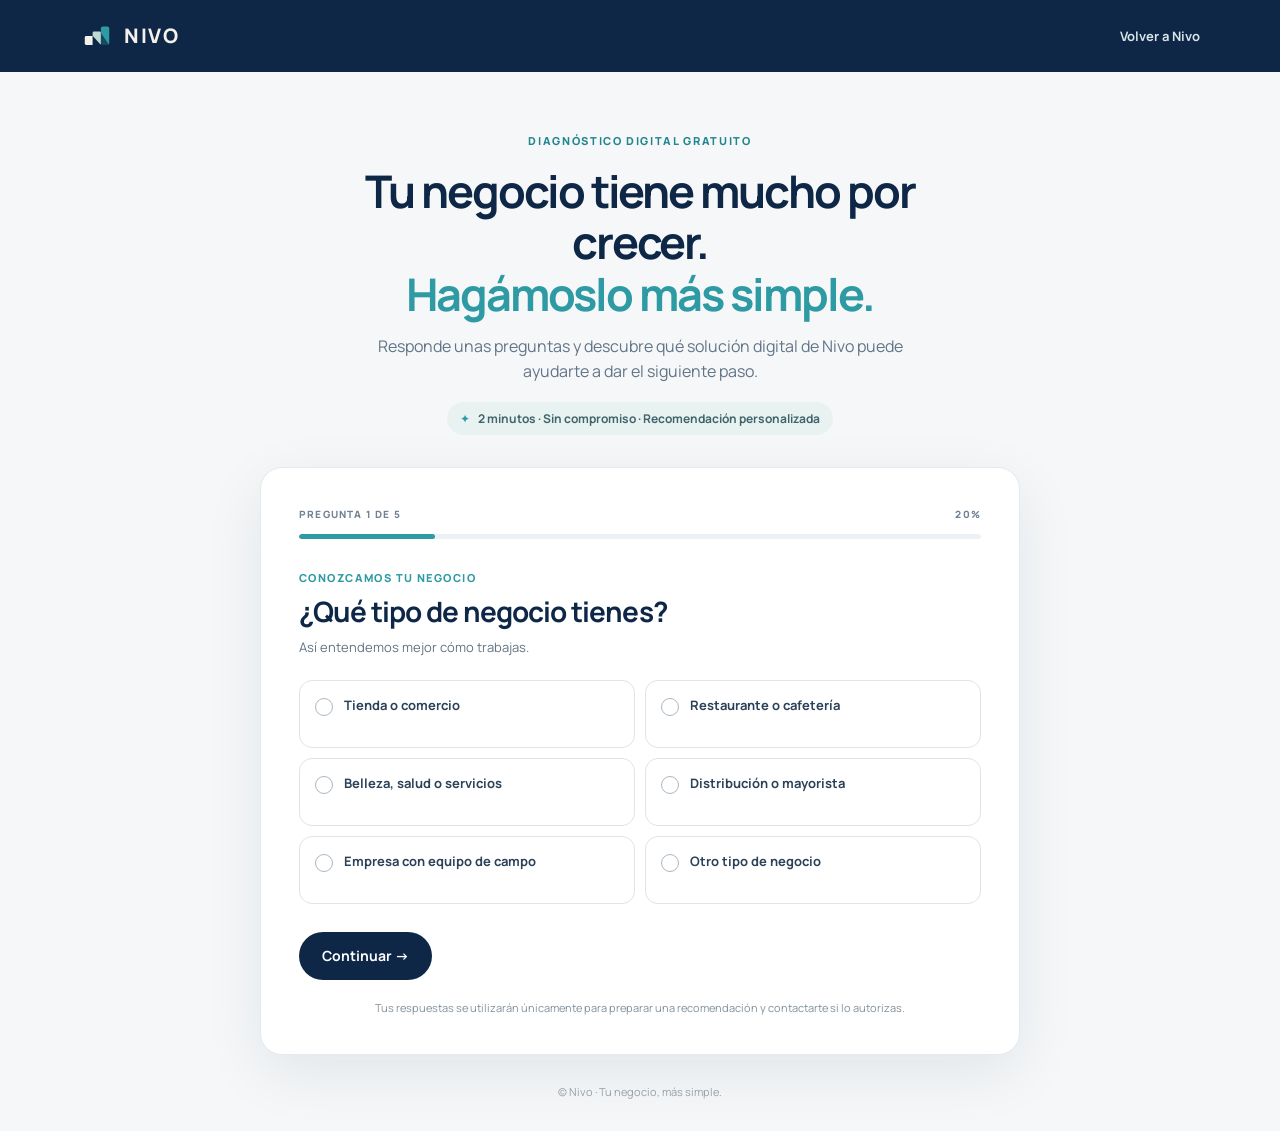
<file: diagnostico/index.html>
<!doctype html>
<html lang="es">
<head>
  <meta charset="utf-8">
  <meta name="viewport" content="width=device-width,initial-scale=1,viewport-fit=cover">
  <meta name="theme-color" content="#0F2747">
  <title>Diagnóstico digital para tu negocio · Nivo</title>
  <meta name="description" content="Descubre qué solución digital de Nivo puede ayudarte a ordenar y hacer crecer tu negocio.">
  <link rel="icon" href="/nivo-icono.svg" type="image/svg+xml">
  <link rel="preconnect" href="https://fonts.googleapis.com">
  <link rel="preconnect" href="https://fonts.gstatic.com" crossorigin>
  <link href="https://fonts.googleapis.com/css2?family=Manrope:wght@400;500;600;700;800&display=swap" rel="stylesheet">
  <link rel="stylesheet" href="/diagnostico/diagnostico.css">
  <script src="/diagnostico/config.js" defer></script>
  <script src="/diagnostico/diagnostico.js" defer></script>
</head>
<body>
  <header class="topbar">
    <a class="brand" href="/" aria-label="Nivo, página principal">
      <img src="/nivo-icono.svg" alt="" width="34" height="34">
      <span>NIVO</span>
    </a>
    <a class="back" href="/">Volver a Nivo</a>
  </header>

  <main class="shell">
    <section class="intro">
      <span class="eyebrow">DIAGNÓSTICO DIGITAL GRATUITO</span>
      <h1>Tu negocio tiene mucho por crecer.<br><em>Hagámoslo más simple.</em></h1>
      <p>Responde unas preguntas y descubre qué solución digital de Nivo puede ayudarte a dar el siguiente paso.</p>
      <div class="trust"><span>✦</span> 2 minutos · Sin compromiso · Recomendación personalizada</div>
    </section>

    <section class="quiz-card" aria-labelledby="question-title">
      <div class="progress-head">
        <span id="step-label">PREGUNTA 1 DE 5</span>
        <span id="progress-percent">20%</span>
      </div>
      <div class="progress-track"><div id="progress-bar"></div></div>

      <form id="diagnostic-form" novalidate>
        <div id="question-area" aria-live="polite"></div>
        <div class="actions">
          <button type="button" class="btn btn-quiet" id="back-btn" hidden>Volver</button>
          <button type="button" class="btn btn-primary" id="next-btn">Continuar <span aria-hidden="true">→</span></button>
        </div>
        <p class="privacy-note">Tus respuestas se utilizarán únicamente para preparar una recomendación y contactarte si lo autorizas.</p>
      </form>

      <section id="result-area" hidden aria-live="polite"></section>
      <section id="lead-area" hidden>
        <div class="lead-heading">
          <span class="eyebrow">UN ÚLTIMO PASO</span>
          <h2>Recibe orientación para tu negocio</h2>
          <p>Déjanos tus datos y podremos conversar sobre la solución recomendada.</p>
        </div>
        <form id="lead-form">
          <label>Tu nombre<input name="nombre" autocomplete="name" required minlength="2" maxlength="80" placeholder="¿Cómo te llamas?"></label>
          <label>Nombre de tu negocio<input name="negocio" autocomplete="organization" required minlength="2" maxlength="100" placeholder="Nombre del negocio"></label>
          <label>WhatsApp<input name="whatsapp" type="tel" inputmode="tel" autocomplete="tel" required minlength="7" maxlength="20" placeholder="Ej. 999 999 999"></label>
          <label>Correo electrónico <span>(opcional)</span><input name="email" type="email" autocomplete="email" maxlength="120" placeholder="tunombre@correo.com"></label>
          <label class="consent"><input name="consentimiento" type="checkbox" required><span>Acepto que Nivo use estos datos para contactarme sobre esta recomendación. He leído el <a href="/privacidad" target="_blank" rel="noopener">aviso de privacidad</a>.</span></label>
          <label class="hp" aria-hidden="true">No completar<input name="website" tabindex="-1" autocomplete="off"></label>
          <button class="btn btn-primary submit" type="submit">Enviar mis respuestas <span aria-hidden="true">→</span></button>
          <p id="form-status" class="form-status" role="status"></p>
        </form>
      </section>
    </section>
    <footer>© Nivo · Tu negocio, más simple.</footer>
  </main>
</body>
</html>
</file>
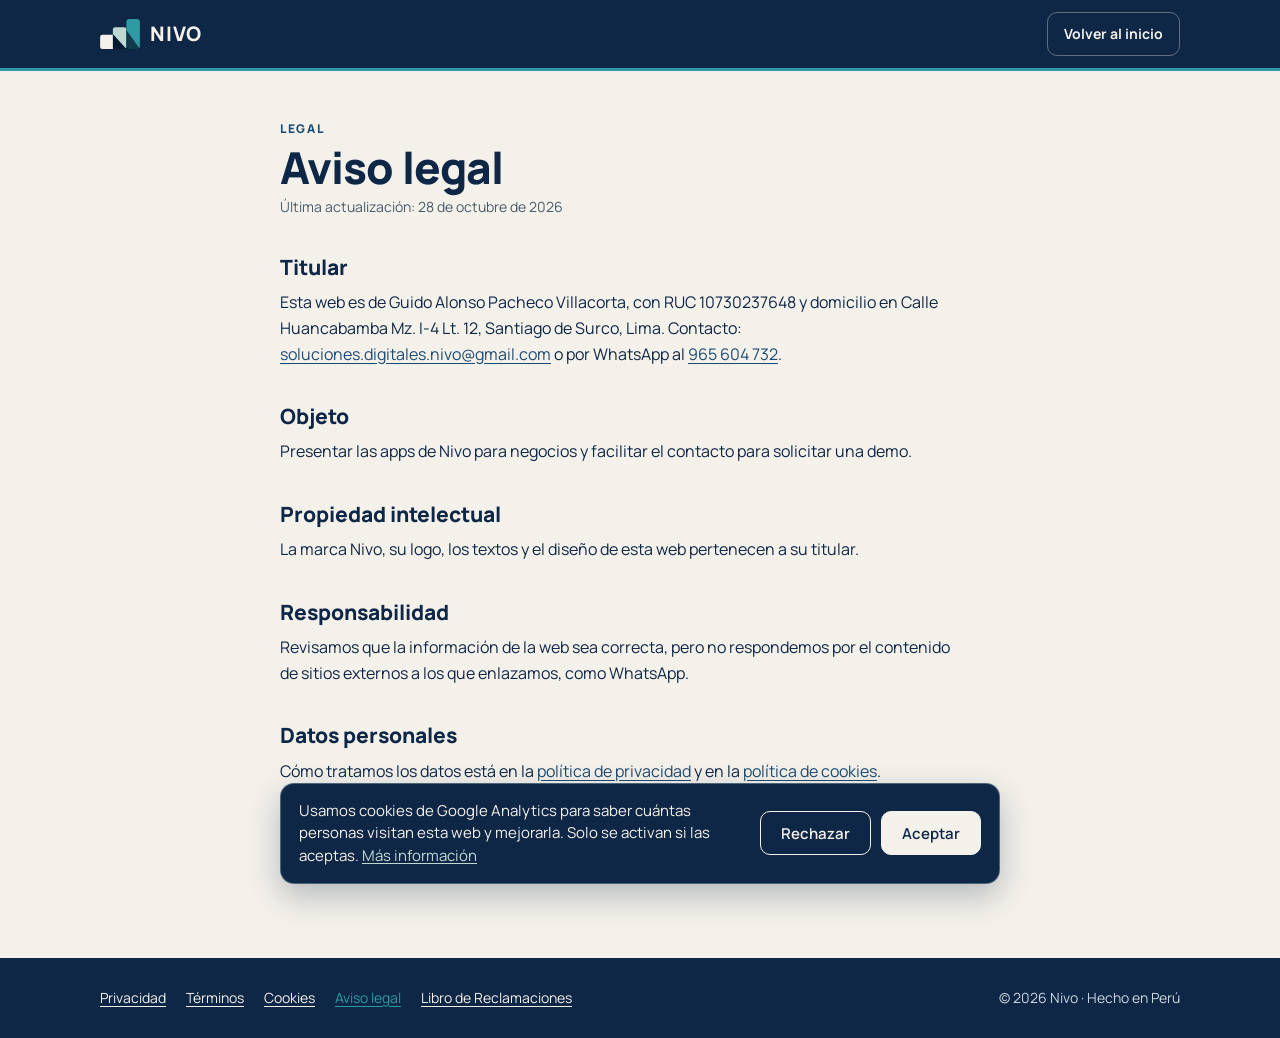
<file: aviso-legal.html>
<!doctype html>
<html lang="es">
<head>
<meta charset="utf-8">
<meta name="viewport" content="width=device-width,initial-scale=1,viewport-fit=cover">
<title>Aviso legal | Nivo</title>
<meta name="description" content="Quién está detrás de la web de Nivo.">
<link rel="canonical" href="https://www.nivo-pe.workers.dev/aviso-legal">
<meta name="theme-color" content="#0F2747">
<meta property="og:type" content="website">
<meta property="og:site_name" content="Nivo">
<meta property="og:title" content="Aviso legal | Nivo">
<meta property="og:description" content="Quién está detrás de la web de Nivo.">
<meta property="og:image" content="https://www.nivo-pe.workers.dev/nivo-vista.png">
<link rel="icon" href="/nivo-icono.svg" type="image/svg+xml">
<link rel="preconnect" href="https://fonts.googleapis.com">
<link rel="preconnect" href="https://fonts.gstatic.com" crossorigin>
<link rel="stylesheet" href="https://fonts.googleapis.com/css2?family=Manrope:wght@400;600;700;800&display=swap">
<link rel="stylesheet" href="/legal.css">
<script src="/nivo-analitica.js" defer></script>
</head>
<body>
<a class="saltar" href="#contenido">Saltar al contenido</a>
<header class="cab"><div class="in">
  <a class="marca" href="/" aria-label="Nivo, inicio"><svg class="sim" viewBox="0 0 106 80" aria-hidden="true"><rect x="0" y="42" width="40" height="38" rx="6" fill="#F4F1EA"/><rect x="34" y="22" width="36" height="58" rx="6" fill="#BFD9D2"/><path d="M34 40 L34 80 L70 80 Z" fill="#081A30"/><rect x="70" y="0" width="36" height="80" rx="8" fill="#2E9AA3"/><path d="M70 29 L70 80 L106 80 Z" fill="#081A30" opacity=".75"/></svg><b>NIVO</b></a>
  <a class="btn" href="/">Volver al inicio</a>
</div></header>
<main id="contenido" tabindex="-1"><article class="in legal">
<p class="rotulo">Legal</p>
<h1>Aviso legal</h1>
<p class="fecha">Última actualización: 28 de octubre de 2026</p>
<h2>Titular</h2>
<p>Esta web es de Guido Alonso Pacheco Villacorta, con RUC 10730237648 y domicilio en Calle Huancabamba Mz. I-4 Lt. 12, Santiago de Surco, Lima. Contacto: <a href="mailto:soluciones.digitales.nivo@gmail.com">soluciones.digitales.nivo@gmail.com</a> o por WhatsApp al <a href="https://wa.me/51965604732" target="_blank" rel="noopener" class="nw">965 604 732</a>.</p>
<h2>Objeto</h2>
<p>Presentar las apps de Nivo para negocios y facilitar el contacto para solicitar una demo.</p>
<h2>Propiedad intelectual</h2>
<p>La marca Nivo, su logo, los textos y el diseño de esta web pertenecen a su titular.</p>
<h2>Responsabilidad</h2>
<p>Revisamos que la información de la web sea correcta, pero no respondemos por el contenido de sitios externos a los que enlazamos, como WhatsApp.</p>
<h2>Datos personales</h2>
<p>Cómo tratamos los datos está en la <a href="/privacidad">política de privacidad</a> y en la <a href="/cookies">política de cookies</a>.</p>
<h2>Ley aplicable</h2>
<p>Este aviso se rige por las leyes del Perú.</p>
</article></main>
<footer class="pie"><div class="in">
  <nav aria-label="Información legal"><a href="/privacidad">Privacidad</a><a href="/terminos">Términos</a><a href="/cookies">Cookies</a><a href="/aviso-legal" aria-current="page">Aviso legal</a><a href="/libro/nivo">Libro de Reclamaciones</a></nav>
  <span>© 2026 Nivo · Hecho en Perú</span>
</div></footer>
</body>
</html>
</file>
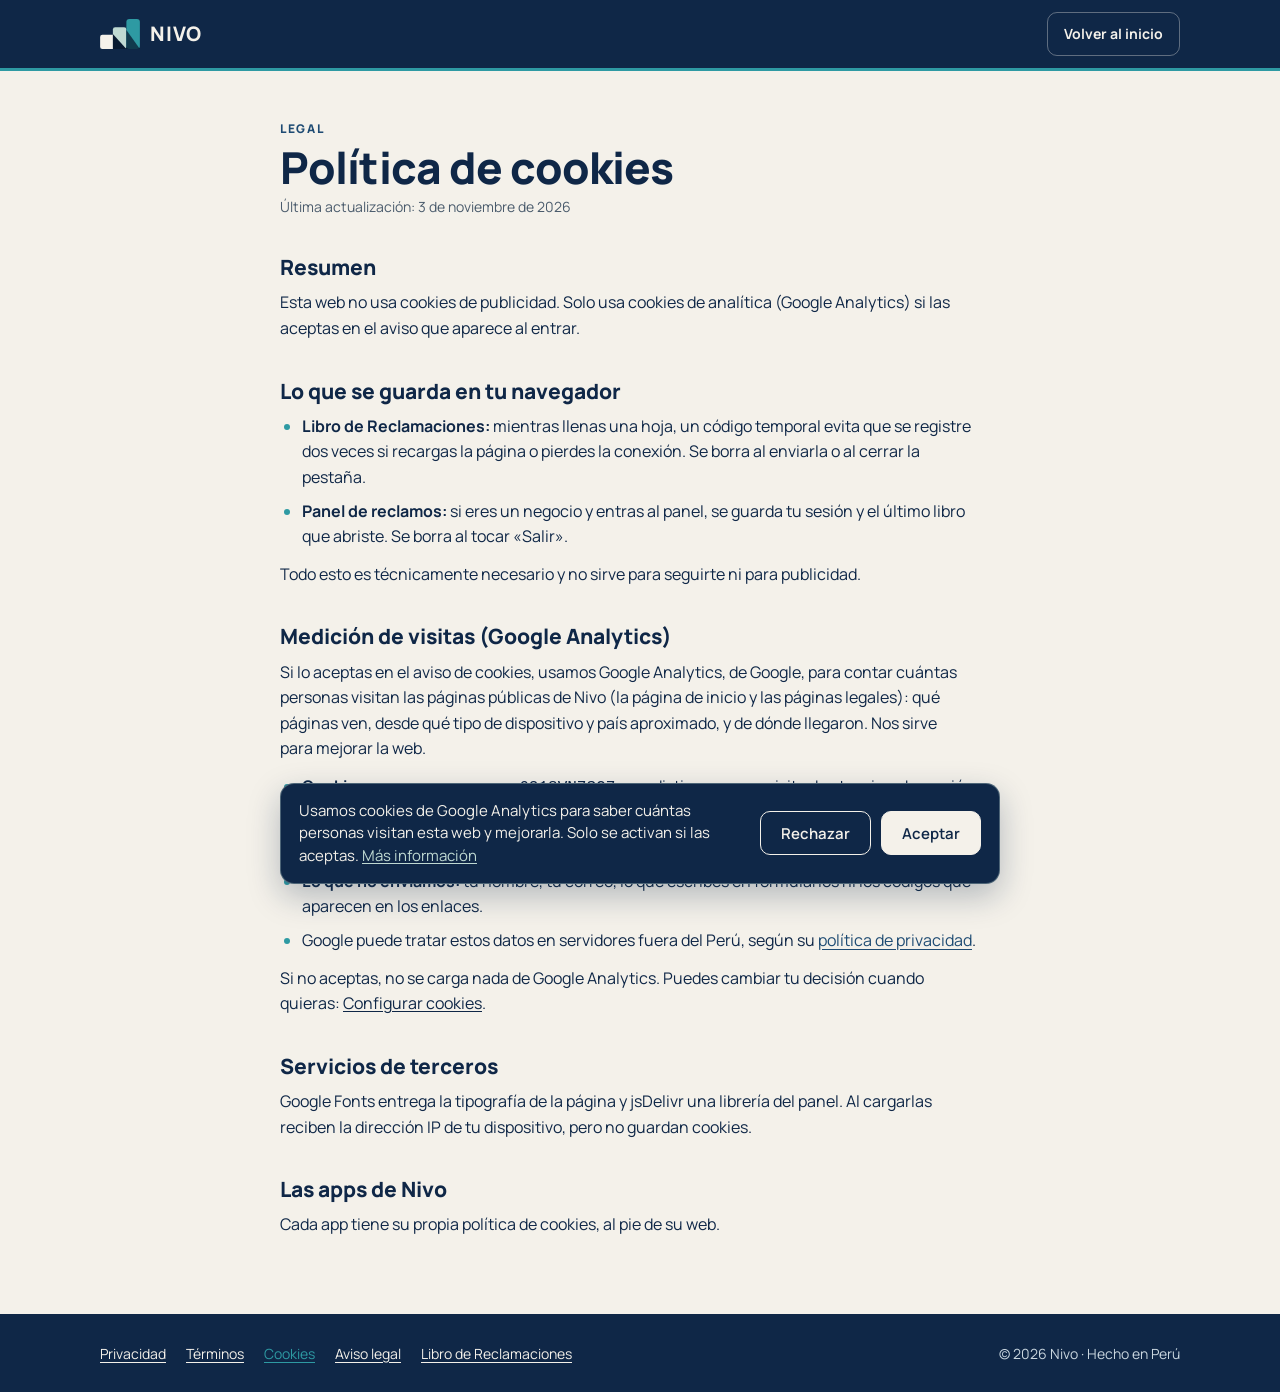
<file: cookies.html>
<!doctype html>
<html lang="es">
<head>
<meta charset="utf-8">
<meta name="viewport" content="width=device-width,initial-scale=1,viewport-fit=cover">
<title>Política de cookies | Nivo</title>
<meta name="description" content="Qué guarda la web de Nivo en tu navegador.">
<link rel="canonical" href="https://www.nivo-pe.workers.dev/cookies">
<meta name="theme-color" content="#0F2747">
<meta property="og:type" content="website">
<meta property="og:site_name" content="Nivo">
<meta property="og:title" content="Política de cookies | Nivo">
<meta property="og:description" content="Qué guarda la web de Nivo en tu navegador.">
<meta property="og:image" content="https://www.nivo-pe.workers.dev/nivo-vista.png">
<link rel="icon" href="/nivo-icono.svg" type="image/svg+xml">
<link rel="preconnect" href="https://fonts.googleapis.com">
<link rel="preconnect" href="https://fonts.gstatic.com" crossorigin>
<link rel="stylesheet" href="https://fonts.googleapis.com/css2?family=Manrope:wght@400;600;700;800&display=swap">
<link rel="stylesheet" href="/legal.css">
<script src="/nivo-analitica.js" defer></script>
</head>
<body>
<a class="saltar" href="#contenido">Saltar al contenido</a>
<header class="cab"><div class="in">
  <a class="marca" href="/" aria-label="Nivo, inicio"><svg class="sim" viewBox="0 0 106 80" aria-hidden="true"><rect x="0" y="42" width="40" height="38" rx="6" fill="#F4F1EA"/><rect x="34" y="22" width="36" height="58" rx="6" fill="#BFD9D2"/><path d="M34 40 L34 80 L70 80 Z" fill="#081A30"/><rect x="70" y="0" width="36" height="80" rx="8" fill="#2E9AA3"/><path d="M70 29 L70 80 L106 80 Z" fill="#081A30" opacity=".75"/></svg><b>NIVO</b></a>
  <a class="btn" href="/">Volver al inicio</a>
</div></header>
<main id="contenido" tabindex="-1"><article class="in legal">
<p class="rotulo">Legal</p>
<h1>Política de cookies</h1>
<p class="fecha">Última actualización: 3 de noviembre de 2026</p>
<h2>Resumen</h2>
<p>Esta web no usa cookies de publicidad. Solo usa cookies de analítica (Google Analytics) si las aceptas en el aviso que aparece al entrar.</p>
<h2>Lo que se guarda en tu navegador</h2>
<ul>
<li><strong>Libro de Reclamaciones:</strong> mientras llenas una hoja, un código temporal evita que se registre dos veces si recargas la página o pierdes la conexión. Se borra al enviarla o al cerrar la pestaña.</li>
<li><strong>Panel de reclamos:</strong> si eres un negocio y entras al panel, se guarda tu sesión y el último libro que abriste. Se borra al tocar «Salir».</li>
</ul>
<p>Todo esto es técnicamente necesario y no sirve para seguirte ni para publicidad.</p>
<h2>Medición de visitas (Google Analytics)</h2>
<p>Si lo aceptas en el aviso de cookies, usamos Google Analytics, de Google, para contar cuántas personas visitan las páginas públicas de Nivo (la página de inicio y las páginas legales): qué páginas ven, desde qué tipo de dispositivo y país aproximado, y de dónde llegaron. Nos sirve para mejorar la web.</p>
<ul>
<li><strong>Cookies que usa:</strong> <code>_ga</code> y <code>_ga_6318VN7SG7</code>, que distinguen una visita de otra sin saber quién eres. Duran hasta 2 años.</li>
<li><strong>Dónde no se usa:</strong> el Libro de Reclamaciones ni su panel.</li>
<li><strong>Lo que no enviamos:</strong> tu nombre, tu correo, lo que escribes en formularios ni los códigos que aparecen en los enlaces.</li>
<li>Google puede tratar estos datos en servidores fuera del Perú, según su <a href="https://policies.google.com/privacy" rel="noopener">política de privacidad</a>.</li>
</ul>
<p>Si no aceptas, no se carga nada de Google Analytics. Puedes cambiar tu decisión cuando quieras: <button type="button" class="nivo-ck-enlace" data-nivo-cookies>Configurar cookies</button>.</p>

<h2>Servicios de terceros</h2>
<p>Google Fonts entrega la tipografía de la página y jsDelivr una librería del panel. Al cargarlas reciben la dirección IP de tu dispositivo, pero no guardan cookies.</p>
<h2>Las apps de Nivo</h2>
<p>Cada app tiene su propia política de cookies, al pie de su web.</p>
</article></main>
<footer class="pie"><div class="in">
  <nav aria-label="Información legal"><a href="/privacidad">Privacidad</a><a href="/terminos">Términos</a><a href="/cookies" aria-current="page">Cookies</a><a href="/aviso-legal">Aviso legal</a><a href="/libro/nivo">Libro de Reclamaciones</a></nav>
  <span>© 2026 Nivo · Hecho en Perú</span>
</div></footer>
</body>
</html>
</file>
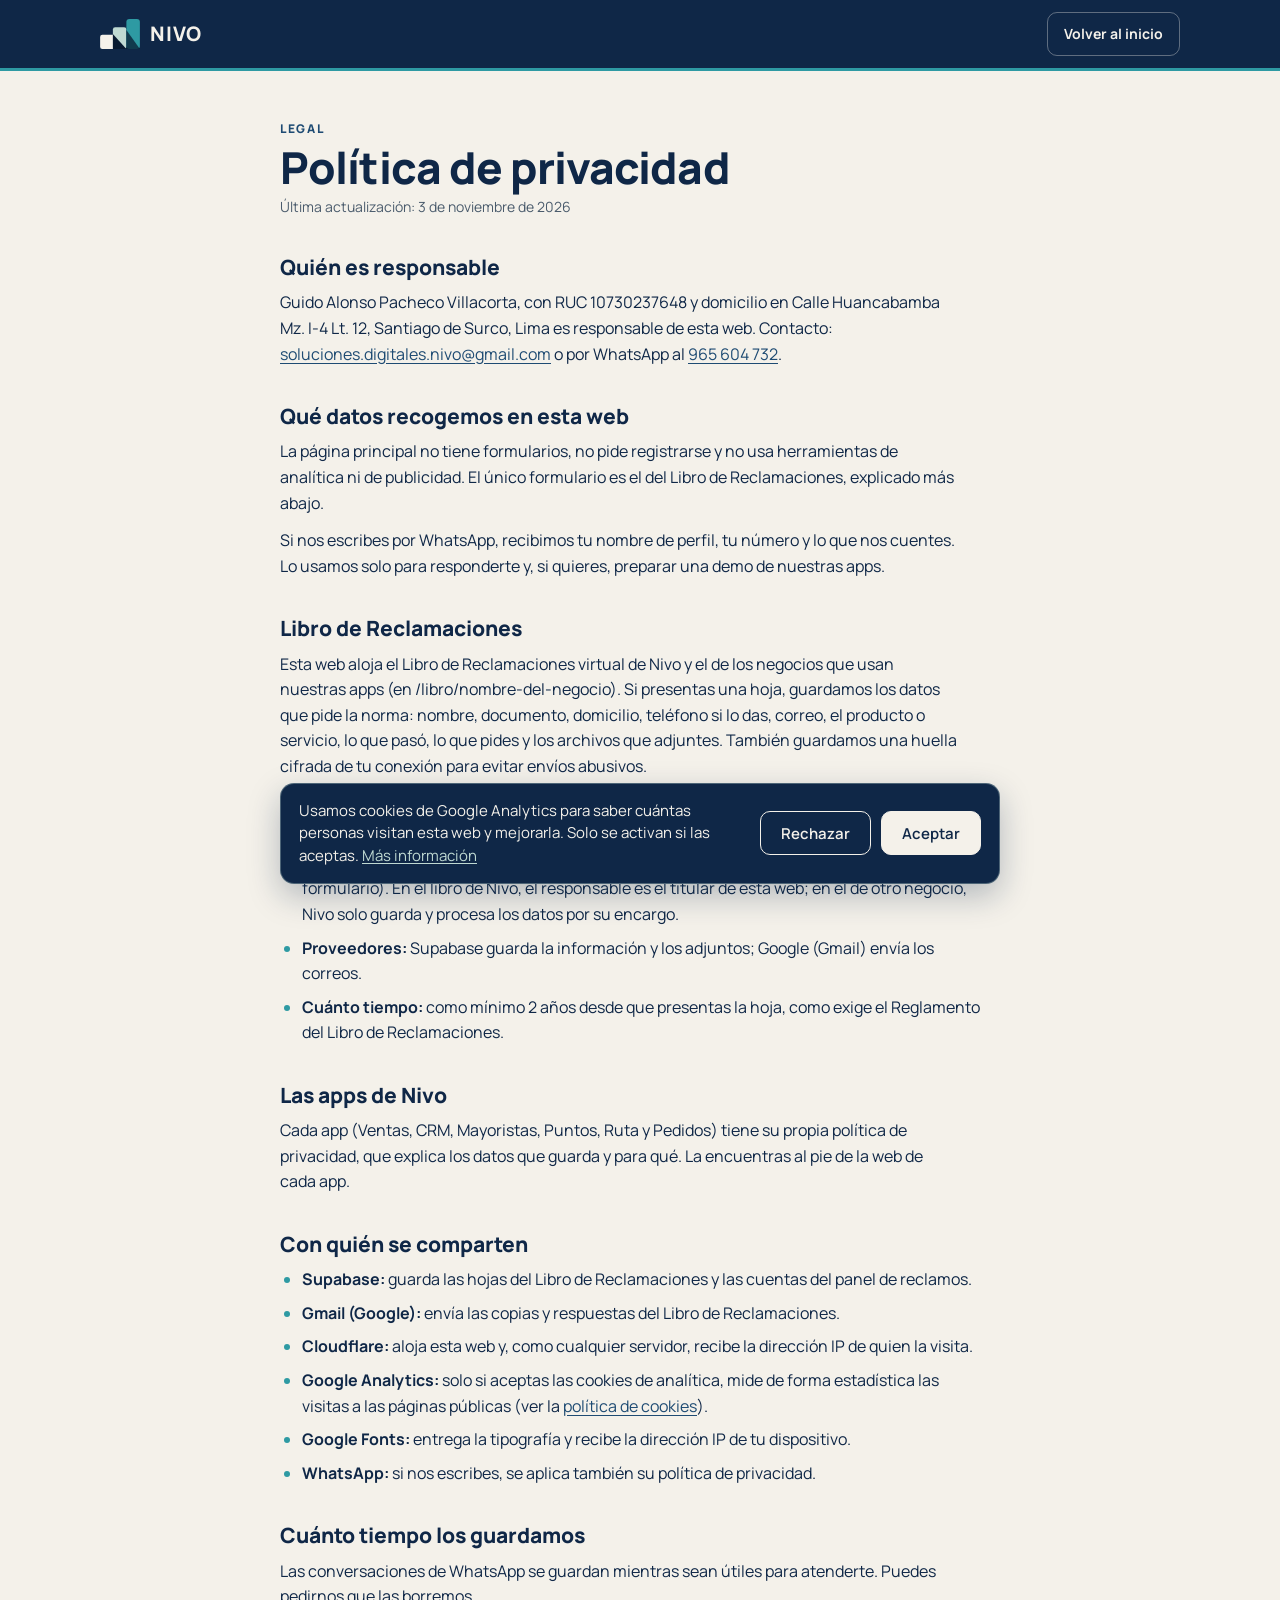
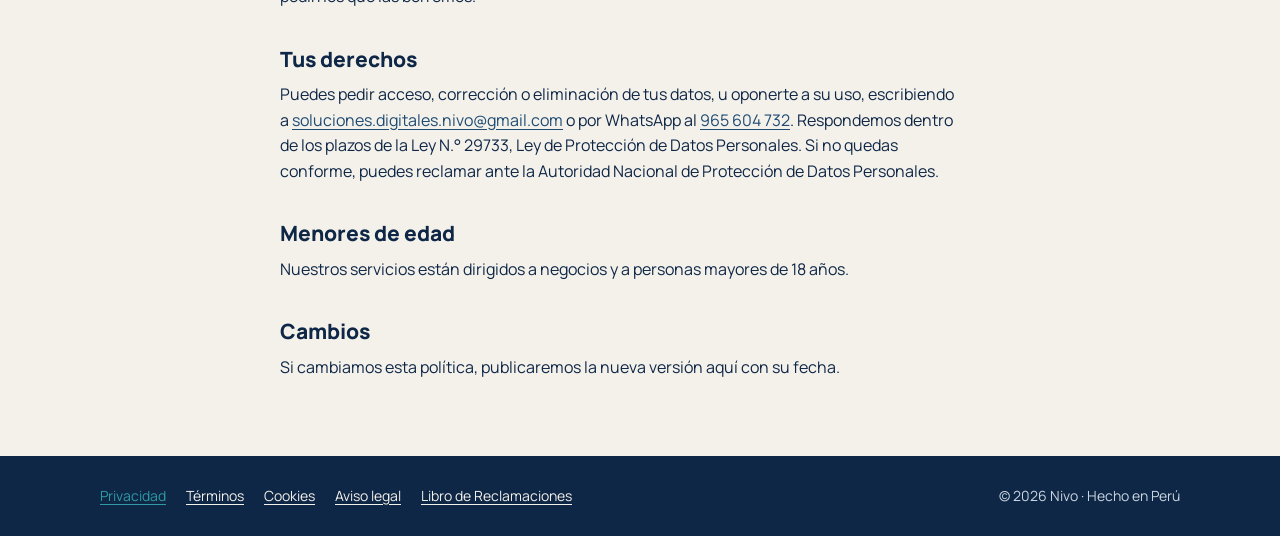
<file: privacidad.html>
<!doctype html>
<html lang="es">
<head>
<meta charset="utf-8">
<meta name="viewport" content="width=device-width,initial-scale=1,viewport-fit=cover">
<title>Política de privacidad | Nivo</title>
<meta name="description" content="Qué datos trata la web de Nivo y cómo pedir que se eliminen.">
<link rel="canonical" href="https://www.nivo-pe.workers.dev/privacidad">
<meta name="theme-color" content="#0F2747">
<meta property="og:type" content="website">
<meta property="og:site_name" content="Nivo">
<meta property="og:title" content="Política de privacidad | Nivo">
<meta property="og:description" content="Qué datos trata la web de Nivo y cómo pedir que se eliminen.">
<meta property="og:image" content="https://www.nivo-pe.workers.dev/nivo-vista.png">
<link rel="icon" href="/nivo-icono.svg" type="image/svg+xml">
<link rel="preconnect" href="https://fonts.googleapis.com">
<link rel="preconnect" href="https://fonts.gstatic.com" crossorigin>
<link rel="stylesheet" href="https://fonts.googleapis.com/css2?family=Manrope:wght@400;600;700;800&display=swap">
<link rel="stylesheet" href="/legal.css">
<script src="/nivo-analitica.js" defer></script>
</head>
<body>
<a class="saltar" href="#contenido">Saltar al contenido</a>
<header class="cab"><div class="in">
  <a class="marca" href="/" aria-label="Nivo, inicio"><svg class="sim" viewBox="0 0 106 80" aria-hidden="true"><rect x="0" y="42" width="40" height="38" rx="6" fill="#F4F1EA"/><rect x="34" y="22" width="36" height="58" rx="6" fill="#BFD9D2"/><path d="M34 40 L34 80 L70 80 Z" fill="#081A30"/><rect x="70" y="0" width="36" height="80" rx="8" fill="#2E9AA3"/><path d="M70 29 L70 80 L106 80 Z" fill="#081A30" opacity=".75"/></svg><b>NIVO</b></a>
  <a class="btn" href="/">Volver al inicio</a>
</div></header>
<main id="contenido" tabindex="-1"><article class="in legal">
<p class="rotulo">Legal</p>
<h1>Política de privacidad</h1>
<p class="fecha">Última actualización: 3 de noviembre de 2026</p>
<h2>Quién es responsable</h2>
<p>Guido Alonso Pacheco Villacorta, con RUC 10730237648 y domicilio en Calle Huancabamba Mz. I-4 Lt. 12, Santiago de Surco, Lima es responsable de esta web. Contacto: <a href="mailto:soluciones.digitales.nivo@gmail.com">soluciones.digitales.nivo@gmail.com</a> o por WhatsApp al <a href="https://wa.me/51965604732" target="_blank" rel="noopener" class="nw">965 604 732</a>.</p>
<h2>Qué datos recogemos en esta web</h2>
<p>La página principal no tiene formularios, no pide registrarse y no usa herramientas de analítica ni de publicidad. El único formulario es el del Libro de Reclamaciones, explicado más abajo.</p>
<p>Si nos escribes por WhatsApp, recibimos tu nombre de perfil, tu número y lo que nos cuentes. Lo usamos solo para responderte y, si quieres, preparar una demo de nuestras apps.</p>
<h2>Libro de Reclamaciones</h2>
<p>Esta web aloja el Libro de Reclamaciones virtual de Nivo y el de los negocios que usan nuestras apps (en <span class="nw">/libro/nombre-del-negocio</span>). Si presentas una hoja, guardamos los datos que pide la norma: nombre, documento, domicilio, teléfono si lo das, correo, el producto o servicio, lo que pasó, lo que pides y los archivos que adjuntes. También guardamos una huella cifrada de tu conexión para evitar envíos abusivos.</p>
<ul>
<li><strong>Para qué:</strong> registrar tu hoja, enviarte la copia y la respuesta por correo, y que el proveedor te atienda en el plazo legal. No se usan para publicidad.</li>
<li><strong>Quién es responsable:</strong> el proveedor al que va dirigida la hoja (sus datos aparecen en el formulario). En el libro de Nivo, el responsable es el titular de esta web; en el de otro negocio, Nivo solo guarda y procesa los datos por su encargo.</li>
<li><strong>Proveedores:</strong> Supabase guarda la información y los adjuntos; Google (Gmail) envía los correos.</li>
<li><strong>Cuánto tiempo:</strong> como mínimo 2 años desde que presentas la hoja, como exige el Reglamento del Libro de Reclamaciones.</li>
</ul>
<h2>Las apps de Nivo</h2>
<p>Cada app (Ventas, CRM, Mayoristas, Puntos, Ruta y Pedidos) tiene su propia política de privacidad, que explica los datos que guarda y para qué. La encuentras al pie de la web de cada app.</p>
<h2>Con quién se comparten</h2>
<ul>
<li><strong>Supabase:</strong> guarda las hojas del Libro de Reclamaciones y las cuentas del panel de reclamos.</li>
<li><strong>Gmail (Google):</strong> envía las copias y respuestas del Libro de Reclamaciones.</li>
<li><strong>Cloudflare:</strong> aloja esta web y, como cualquier servidor, recibe la dirección IP de quien la visita.</li>
<li><strong>Google Analytics:</strong> solo si aceptas las cookies de analítica, mide de forma estadística las visitas a las páginas públicas (ver la <a href="/cookies">política de cookies</a>).</li>
<li><strong>Google Fonts:</strong> entrega la tipografía y recibe la dirección IP de tu dispositivo.</li>
<li><strong>WhatsApp:</strong> si nos escribes, se aplica también su política de privacidad.</li>
</ul>
<h2>Cuánto tiempo los guardamos</h2>
<p>Las conversaciones de WhatsApp se guardan mientras sean útiles para atenderte. Puedes pedirnos que las borremos.</p>
<h2>Tus derechos</h2>
<p>Puedes pedir acceso, corrección o eliminación de tus datos, u oponerte a su uso, escribiendo a <a href="mailto:soluciones.digitales.nivo@gmail.com">soluciones.digitales.nivo@gmail.com</a> o por WhatsApp al <a href="https://wa.me/51965604732" target="_blank" rel="noopener" class="nw">965 604 732</a>. Respondemos dentro de los plazos de la Ley N.° 29733, Ley de Protección de Datos Personales. Si no quedas conforme, puedes reclamar ante la Autoridad Nacional de Protección de Datos Personales.</p>
<h2>Menores de edad</h2>
<p>Nuestros servicios están dirigidos a negocios y a personas mayores de 18 años.</p>
<h2>Cambios</h2>
<p>Si cambiamos esta política, publicaremos la nueva versión aquí con su fecha.</p>
</article></main>
<footer class="pie"><div class="in">
  <nav aria-label="Información legal"><a href="/privacidad" aria-current="page">Privacidad</a><a href="/terminos">Términos</a><a href="/cookies">Cookies</a><a href="/aviso-legal">Aviso legal</a><a href="/libro/nivo">Libro de Reclamaciones</a></nav>
  <span>© 2026 Nivo · Hecho en Perú</span>
</div></footer>
</body>
</html>
</file>
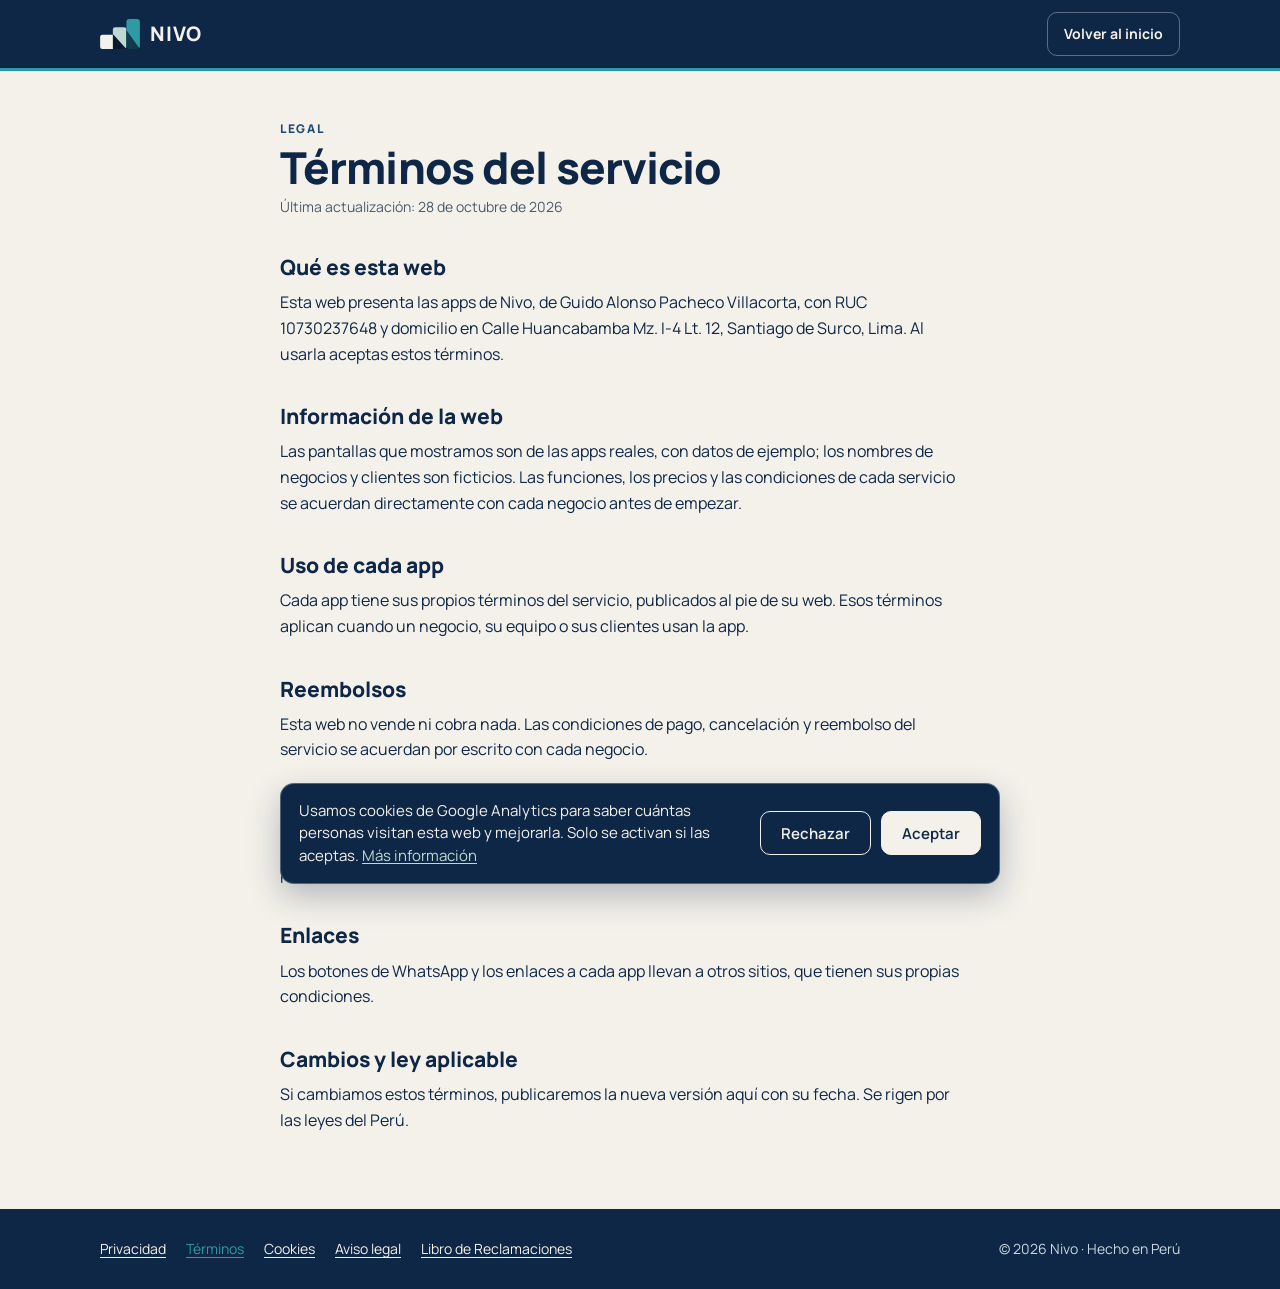
<file: terminos.html>
<!doctype html>
<html lang="es">
<head>
<meta charset="utf-8">
<meta name="viewport" content="width=device-width,initial-scale=1,viewport-fit=cover">
<title>Términos del servicio | Nivo</title>
<meta name="description" content="Condiciones de uso de la web de Nivo.">
<link rel="canonical" href="https://www.nivo-pe.workers.dev/terminos">
<meta name="theme-color" content="#0F2747">
<meta property="og:type" content="website">
<meta property="og:site_name" content="Nivo">
<meta property="og:title" content="Términos del servicio | Nivo">
<meta property="og:description" content="Condiciones de uso de la web de Nivo.">
<meta property="og:image" content="https://www.nivo-pe.workers.dev/nivo-vista.png">
<link rel="icon" href="/nivo-icono.svg" type="image/svg+xml">
<link rel="preconnect" href="https://fonts.googleapis.com">
<link rel="preconnect" href="https://fonts.gstatic.com" crossorigin>
<link rel="stylesheet" href="https://fonts.googleapis.com/css2?family=Manrope:wght@400;600;700;800&display=swap">
<link rel="stylesheet" href="/legal.css">
<script src="/nivo-analitica.js" defer></script>
</head>
<body>
<a class="saltar" href="#contenido">Saltar al contenido</a>
<header class="cab"><div class="in">
  <a class="marca" href="/" aria-label="Nivo, inicio"><svg class="sim" viewBox="0 0 106 80" aria-hidden="true"><rect x="0" y="42" width="40" height="38" rx="6" fill="#F4F1EA"/><rect x="34" y="22" width="36" height="58" rx="6" fill="#BFD9D2"/><path d="M34 40 L34 80 L70 80 Z" fill="#081A30"/><rect x="70" y="0" width="36" height="80" rx="8" fill="#2E9AA3"/><path d="M70 29 L70 80 L106 80 Z" fill="#081A30" opacity=".75"/></svg><b>NIVO</b></a>
  <a class="btn" href="/">Volver al inicio</a>
</div></header>
<main id="contenido" tabindex="-1"><article class="in legal">
<p class="rotulo">Legal</p>
<h1>Términos del servicio</h1>
<p class="fecha">Última actualización: 28 de octubre de 2026</p>
<h2>Qué es esta web</h2>
<p>Esta web presenta las apps de Nivo, de Guido Alonso Pacheco Villacorta, con RUC 10730237648 y domicilio en Calle Huancabamba Mz. I-4 Lt. 12, Santiago de Surco, Lima. Al usarla aceptas estos términos.</p>
<h2>Información de la web</h2>
<p>Las pantallas que mostramos son de las apps reales, con datos de ejemplo; los nombres de negocios y clientes son ficticios. Las funciones, los precios y las condiciones de cada servicio se acuerdan directamente con cada negocio antes de empezar.</p>
<h2>Uso de cada app</h2>
<p>Cada app tiene sus propios términos del servicio, publicados al pie de su web. Esos términos aplican cuando un negocio, su equipo o sus clientes usan la app.</p>
<h2>Reembolsos</h2>
<p>Esta web no vende ni cobra nada. Las condiciones de pago, cancelación y reembolso del servicio se acuerdan por escrito con cada negocio.</p>
<h2>Propiedad</h2>
<p>La marca Nivo, su logo y el diseño de esta web son de su titular. No está permitido copiarlos sin permiso.</p>
<h2>Enlaces</h2>
<p>Los botones de WhatsApp y los enlaces a cada app llevan a otros sitios, que tienen sus propias condiciones.</p>
<h2>Cambios y ley aplicable</h2>
<p>Si cambiamos estos términos, publicaremos la nueva versión aquí con su fecha. Se rigen por las leyes del Perú.</p>
</article></main>
<footer class="pie"><div class="in">
  <nav aria-label="Información legal"><a href="/privacidad">Privacidad</a><a href="/terminos" aria-current="page">Términos</a><a href="/cookies">Cookies</a><a href="/aviso-legal">Aviso legal</a><a href="/libro/nivo">Libro de Reclamaciones</a></nav>
  <span>© 2026 Nivo · Hecho en Perú</span>
</div></footer>
</body>
</html>
</file>
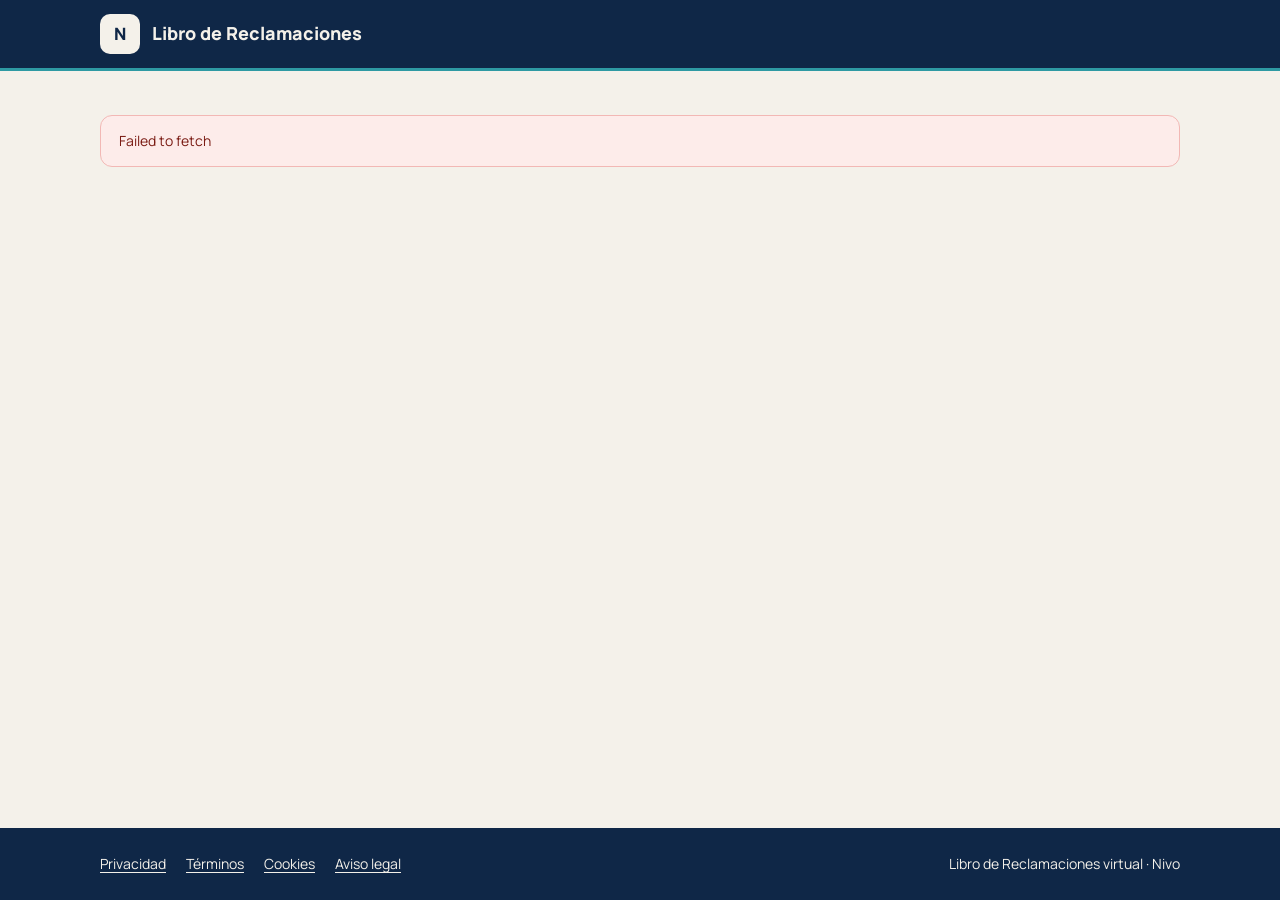
<file: reclamos/constancia.html>
<!doctype html>
<html lang="es">
<head>
<meta charset="utf-8">
<meta name="viewport" content="width=device-width,initial-scale=1,viewport-fit=cover">
<title>Constancia · Libro de Reclamaciones</title>
<meta name="robots" content="noindex, nofollow">
<meta name="referrer" content="no-referrer">
<meta name="theme-color" content="#0F2747">
<link rel="icon" href="/nivo-icono.svg" type="image/svg+xml">
<link rel="preconnect" href="https://fonts.googleapis.com">
<link rel="preconnect" href="https://fonts.gstatic.com" crossorigin>
<link rel="stylesheet" href="https://fonts.googleapis.com/css2?family=Manrope:wght@400;500;600;700;800&display=swap">
<link rel="stylesheet" href="/reclamos/reclamos.css">
</head>
<body>
<div class="pagina">
<a class="saltar" href="#contenido">Saltar al contenido</a>
<header class="cab"><div class="caja">
  <span class="marca"><span class="ini" aria-hidden="true">N</span><b id="nombre-cab">Libro de Reclamaciones</b></span>
</div></header>

<main id="contenido" class="lr-main" tabindex="-1"><div class="caja">
  <div id="cargando" class="cargando" role="status"><span class="girando" aria-hidden="true"></span>Cargando la constancia…</div>
  <div id="error" class="aviso aviso-err" role="alert" hidden></div>

  <article class="tarjeta" id="constancia" hidden>
    <div class="hecho-cab" id="cab-nuevo" hidden>
      <span class="icono"><svg width="22" height="22" viewBox="0 0 24 24" fill="none" stroke="#0F2747" stroke-width="2.6" stroke-linecap="round" stroke-linejoin="round" aria-hidden="true"><path d="M5 12.5l4.5 4.5L19 7.5"/></svg></span>
      <h1 id="t-hecho" tabindex="-1">Tu hoja quedó registrada</h1>
    </div>
    <div id="cab-ver" hidden><p class="rotulo">Libro de Reclamaciones</p><h1 class="titulo">Constancia de tu hoja</h1></div>

    <div class="datos2">
      <div class="dato"><span>Código</span><b class="num" id="c-codigo"></b></div>
      <div class="dato"><span>Presentada</span><b class="num" id="c-fecha"></b></div>
    </div>
    <p id="c-plazo"></p>
    <div id="c-correo" class="aviso" role="status"></div>

    <div class="botones no-imprimir">
      <button type="button" class="btn btn-pri" id="pdf">Descargar constancia (PDF)</button>
      <button type="button" class="btn btn-sec" id="imprimir">Imprimir</button>
      <a class="btn btn-sec" id="volver" href="/" hidden>Volver al sitio</a>
    </div>

    <h2 class="h2-sec">Datos presentados</h2>
    <dl class="resumen" id="resumen"></dl>
    <p class="leyenda leyenda-sep">La formulación del reclamo no impide acudir a otras vías de solución de controversias ni es requisito previo para interponer una denuncia ante el Indecopi. El proveedor debe dar respuesta al reclamo o queja en un plazo no mayor a quince (15) días hábiles improrrogables.</p>
  </article>
</div></main>

<footer class="pie"><div class="caja">
  <nav aria-label="Información legal"><a href="/privacidad">Privacidad</a><a href="/terminos">Términos</a><a href="/cookies">Cookies</a><a href="/aviso-legal">Aviso legal</a></nav>
  <span>Libro de Reclamaciones virtual · Nivo</span>
</div></footer>
</div>
<script src="/reclamos/config.js"></script>
<script src="/reclamos/comun.js"></script>
<script src="/reclamos/constancia.js"></script>
</body>
</html>
</file>
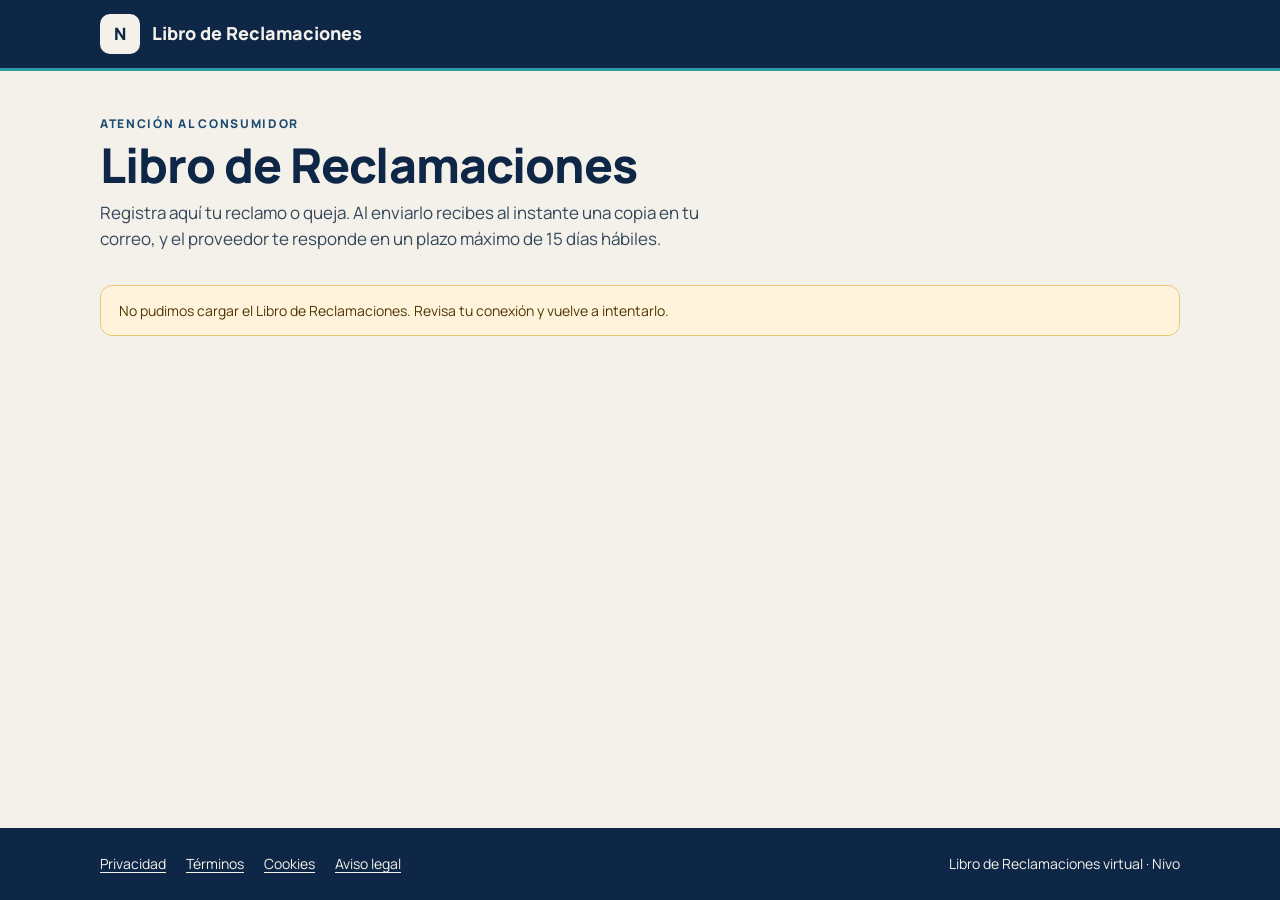
<file: reclamos/libro.html>
<!doctype html>
<html lang="es">
<head>
<meta charset="utf-8">
<meta name="viewport" content="width=device-width,initial-scale=1,viewport-fit=cover">
<title>Libro de Reclamaciones</title>
<meta name="description" content="Registra un reclamo o una queja. Recibirás una copia en tu correo y una respuesta en un plazo máximo de 15 días hábiles.">
<meta name="theme-color" content="#0F2747">
<link rel="icon" href="/nivo-icono.svg" type="image/svg+xml">
<link rel="preconnect" href="https://fonts.googleapis.com">
<link rel="preconnect" href="https://fonts.gstatic.com" crossorigin>
<link rel="stylesheet" href="https://fonts.googleapis.com/css2?family=Manrope:wght@400;500;600;700;800&display=swap">
<link rel="stylesheet" href="/reclamos/reclamos.css">
</head>
<body>
<div class="pagina">
<a class="saltar" href="#contenido">Saltar al contenido</a>
<header class="cab"><div class="caja">
  <a class="marca" id="marca" href="/"><span class="ini" aria-hidden="true">N</span><b id="nombre-cab">Libro de Reclamaciones</b></a>
  <a class="volver" id="volver" href="/" hidden>Volver al sitio</a>
</div></header>

<main id="contenido" class="lr-main" tabindex="-1"><div class="caja">
  <p class="rotulo">Atención al consumidor</p>
  <h1 class="titulo">Libro de Reclamaciones</h1>
  <p class="bajada">Registra aquí tu reclamo o queja. Al enviarlo recibes al instante una copia en tu correo, y el proveedor te responde en un plazo máximo de 15 días hábiles.</p>

  <div id="cargando" class="cargando" role="status"><span class="girando" aria-hidden="true"></span>Cargando…</div>
  <div id="no-disponible" class="aviso aviso-av" role="alert" hidden></div>

  <div class="dos" id="libro" hidden>
    <section class="tarjeta" aria-labelledby="t-form">
      <h2 id="t-form" class="sr">Hoja de reclamación</h2>
      <ol class="pasos" id="pasos" aria-label="Pasos">
        <li>1. Tus datos</li><li>2. Producto o servicio</li><li>3. Detalle</li><li>4. Revisar y enviar</li>
      </ol>
      <p class="nota-oblig">Todos los campos son obligatorios, salvo los que dicen «opcional».</p>

      <form id="form" novalidate>
        <input type="text" name="web" class="sr" tabindex="-1" autocomplete="off" aria-hidden="true">

        <fieldset class="paso" data-paso="1">
          <legend class="sr">Tus datos</legend>
          <h3>Tus datos</h3>
          <label class="campo">Nombres y apellidos<input type="text" name="nombre" autocomplete="name" maxlength="160" required></label>
          <div class="fila2">
            <label class="campo">Tipo de documento
              <select name="doc_tipo" required><option value="DNI">DNI</option><option value="CE">Carné de extranjería</option><option value="PASAPORTE">Pasaporte</option><option value="RUC">RUC</option><option value="OTRO">Otro</option></select>
            </label>
            <label class="campo">Número de documento<input type="text" name="doc_numero" inputmode="numeric" autocomplete="off" maxlength="20" required></label>
          </div>
          <label class="campo">Domicilio<input type="text" name="domicilio" autocomplete="street-address" maxlength="240" required></label>
          <div class="fila2">
            <label class="campo"><span>Celular <span class="op">(opcional)</span></span><input type="tel" name="telefono" autocomplete="tel" inputmode="tel" maxlength="20"></label>
            <label class="campo">Correo electrónico<input type="email" name="correo" autocomplete="email" maxlength="160" required><span class="ayuda">Aquí te llega la copia y la respuesta.</span></label>
          </div>
          <label class="check"><input type="checkbox" name="menor"> Soy menor de edad</label>
          <div class="recuadro" id="apoderado" hidden>
            <p class="rec-p">Completa los datos de tu madre, padre o apoderado.</p>
            <div class="fila2">
              <label class="campo">Nombre del padre, madre o apoderado<input type="text" name="apoderado_nombre" maxlength="160"></label>
              <label class="campo">Su número de documento<input type="text" name="apoderado_doc" inputmode="numeric" maxlength="20"></label>
            </div>
          </div>
        </fieldset>

        <fieldset class="paso" data-paso="2" hidden>
          <legend class="sr">Producto o servicio</legend>
          <h3>Producto o servicio</h3>
          <div>
            <p id="t-tipo" class="etq">¿Qué quieres registrar?</p>
            <div class="opciones" role="group" aria-labelledby="t-tipo">
              <button type="button" class="opcion" data-tipo="reclamo" aria-pressed="true"><b>Reclamo</b><span>No estás conforme con el producto o servicio que compraste o contrataste.</span></button>
              <button type="button" class="opcion" data-tipo="queja" aria-pressed="false"><b>Queja</b><span>No estás conforme con la atención que recibiste u otro aspecto no relacionado con el producto o servicio.</span></button>
            </div>
          </div>
          <div class="fila2">
            <label class="campo">Tipo de bien<select name="bien"><option value="producto">Producto</option><option value="servicio">Servicio</option></select></label>
            <label class="campo"><span>Monto reclamado <span class="op">(opcional)</span></span><input type="text" name="monto" inputmode="decimal" placeholder="S/ 0.00" maxlength="14" class="num"></label>
          </div>
          <label class="campo">Descripción del producto o servicio<input type="text" name="bien_descripcion" maxlength="300" required></label>
          <div class="fila2">
            <div class="campo">
              <label for="pedido_ref">N.° de pedido o comprobante <span class="op">(opcional)</span></label>
              <div class="con-boton"><input type="text" id="pedido_ref" name="pedido_ref" maxlength="60" autocomplete="off"><button type="button" class="btn btn-sec" id="buscar-pedido" hidden>Buscar</button></div>
              <span class="ayuda" id="pedido-estado" role="status"></span>
            </div>
            <label class="campo"><span>Fecha de compra <span class="op">(opcional)</span></span><input type="date" name="fecha_compra"></label>
          </div>
        </fieldset>

        <fieldset class="paso" data-paso="3" hidden>
          <legend class="sr">Detalle</legend>
          <h3>Detalle</h3>
          <label class="campo">¿Qué pasó?<textarea name="hechos" rows="6" maxlength="4000" required></textarea></label>
          <label class="campo">¿Qué solución pides?<textarea name="pedido_consumidor" rows="3" maxlength="2000" required></textarea>
            <span class="ayuda">Por ejemplo: devolución del dinero, cambio del producto, que se cumpla la entrega o que se corrija el servicio. Puedes pedir lo que consideres justo.</span></label>
          <div class="archivos">
            <span class="etq">Fotos o documentos <span class="op">(opcional)</span></span>
            <input type="file" id="archivo" accept="image/jpeg,image/png,application/pdf" multiple class="sr" tabindex="-1">
            <button type="button" class="zona" id="elegir-archivo">Adjuntar archivos · JPG, PNG o PDF de hasta 5 MB (máximo 3)</button>
            <ul id="lista-archivos"></ul>
          </div>
        </fieldset>

        <section class="paso" data-paso="4" hidden aria-labelledby="t-rev">
          <h3 id="t-rev">Revisa y envía</h3>
          <dl class="resumen" id="resumen"></dl>
          <button type="button" class="btn-link" data-ir="1" data-inicio>Corregir datos</button>
          <div class="recuadro">
            <b>Tus datos solo se usan para atender esta hoja.</b> Los recibe <span id="prov-priv">el proveedor</span>, que debe responderte por escrito; se guardan como mínimo 2 años, como exige la normativa del Libro de Reclamaciones. No se usan para publicidad. <a id="link-priv" href="/privacidad">Política de privacidad</a>.
          </div>
          <label class="check"><input type="checkbox" name="acepto"> Confirmo que los datos son correctos y presento esta hoja de reclamación.</label>
        </section>

        <div id="error-form" class="aviso aviso-err" role="alert" hidden></div>

        <div class="acciones">
          <button type="button" class="btn btn-sec" id="atras" hidden>Atrás</button>
          <span id="esp"></span>
          <button type="submit" class="btn btn-pri" id="siguiente">Continuar</button>
        </div>
      </form>
    </section>

    <aside class="lado" aria-label="Información del proveedor">
      <section aria-labelledby="t-prov">
        <h2 id="t-prov">Proveedor</h2>
        <dl>
          <div><dt>Razón social</dt><dd id="p-razon"></dd></div>
          <div><dt>Nombre comercial</dt><dd id="p-nombre"></dd></div>
          <div><dt>RUC</dt><dd id="p-ruc" class="num"></dd></div>
          <div><dt>Dirección</dt><dd id="p-dir"></dd></div>
        </dl>
      </section>
      <section aria-labelledby="t-como">
        <h2 id="t-como">Cómo se atiende</h2>
        <ol>
          <li>Envías tu hoja y recibes una copia en tu correo con su código.</li>
          <li>El proveedor revisa tu caso y puede contactarte.</li>
          <li>Te responde por escrito en un máximo de 15 días hábiles.</li>
        </ol>
      </section>
      <p class="leyenda">La formulación del reclamo no impide acudir a otras vías de solución de controversias ni es requisito previo para interponer una denuncia ante el Indecopi. El proveedor debe dar respuesta al reclamo o queja en un plazo no mayor a quince (15) días hábiles improrrogables.</p>
    </aside>
  </div>
</div></main>

<footer class="pie"><div class="caja">
  <nav aria-label="Información legal" id="pie-legal"><a href="/privacidad">Privacidad</a><a href="/terminos">Términos</a><a href="/cookies">Cookies</a><a href="/aviso-legal">Aviso legal</a></nav>
  <span>Libro de Reclamaciones virtual · Nivo</span>
</div></footer>
</div>
<script src="/reclamos/config.js"></script>
<script src="/reclamos/comun.js"></script>
<script src="/reclamos/libro.js"></script>
</body>
</html>
</file>
<file: hub.css>
/* Nivo · web general. Portada con equipos, franja de datos, carrusel de apps, plataforma, contacto y pie. */
@font-face{font-family:"Manrope Fallback";src:local("Arial");size-adjust:104%;ascent-override:96%;descent-override:27%;line-gap-override:0%}
:root{
  --navy:#0F2747; --azul:#1E4B73; --hondo:#081A30; --noche:#0B1F3A;
  --teal:#2E9AA3; --teal-2:#3FB3B9; --soporte:#BFD9D2; --crema:#F4F1EA; --gris:#93A7B8;
  --claro:#C9D6DF; --linea:rgba(191,217,210,.16); --tinta:#0F2747; --suave:#4A5B6C;
  --fuente:"Manrope","Manrope Fallback",system-ui,-apple-system,"Segoe UI",sans-serif;
  --s2:8px; --s3:12px; --s4:16px; --s5:24px; --s6:32px; --s7:48px; --s8:72px;
  --r:12px; --r-lg:20px; --rapido:140ms; --medio:220ms; --sale:cubic-bezier(.2,.8,.2,1);
  color-scheme:dark;
}
.app-ventas{--ac:#2E9AA3;--ac-s:#E3F3F2}.app-crm{--ac:#6F86D6;--ac-s:#EAEEFA}.app-mayoristas{--ac:#E3A43A;--ac-s:#FBF1DE}
.app-puntos{--ac:#C86FA4;--ac-s:#F8E8F1}.app-ruta{--ac:#4FAF7C;--ac-s:#E4F4EA}.app-pedidos{--ac:#E07A5F;--ac-s:#FAE7E1}.app-erp{--ac:#5B8FD9;--ac-s:#E3ECF9}
*{box-sizing:border-box}
html{scroll-behavior:smooth;-webkit-text-size-adjust:100%}
@media (prefers-reduced-motion:reduce){html{scroll-behavior:auto}*{transition-duration:1ms!important}}
body{margin:0;background:var(--navy);color:var(--crema);font-family:var(--fuente);font-size:16px;line-height:1.55;-webkit-font-smoothing:antialiased}
a{color:inherit}
h1,h2,h3{margin:0;font-weight:800;letter-spacing:-.02em;text-wrap:balance}
p{margin:0}
:focus-visible{outline:3px solid var(--teal-2);outline-offset:3px;border-radius:8px}
.saltar{position:absolute;left:-9999px;top:8px;background:var(--crema);color:var(--navy);padding:10px 14px;border-radius:8px;font-weight:700;z-index:10}
.saltar:focus{left:8px}
.caja{max-width:1240px;margin:0 auto;padding-left:max(24px,env(safe-area-inset-left,0px));padding-right:max(24px,env(safe-area-inset-right,0px))}
.num{font-variant-numeric:tabular-nums}
.eti{display:block;font-size:12px;font-weight:700;letter-spacing:.14em;text-transform:uppercase;color:var(--teal-2)}

/* botones */
.btn{min-height:50px;display:inline-flex;align-items:center;justify-content:center;gap:10px;padding:0 24px;border-radius:999px;font-weight:700;font-size:16px;text-decoration:none;border:1.5px solid transparent;
  transition:background var(--rapido) ease,border-color var(--rapido) ease,transform var(--rapido) var(--sale),filter var(--rapido) ease}
.btn:active{transform:translateY(1px)}
.btn svg{width:18px;height:18px;transition:transform var(--rapido) var(--sale)}
.btn:hover svg{transform:translateX(3px)}
.btn-acento{background:var(--teal);color:#06202A}
.btn-acento:hover{background:var(--teal-2)}
.btn-claro{background:var(--crema);color:var(--navy)}
.btn-claro:hover{background:#FFFFFF}
.btn-borde{border-color:rgba(244,241,234,.4);color:var(--crema)}
.btn-borde:hover{border-color:var(--crema);background:rgba(244,241,234,.06)}
.botones{display:flex;flex-wrap:wrap;gap:var(--s3)}

/* cabecera */
.cab{position:relative;z-index:2;border-bottom:1px solid var(--linea)}
.cab-in{display:flex;align-items:center;gap:var(--s5);padding-block:var(--s4)}
.marca{display:inline-flex;align-items:center;gap:10px;text-decoration:none}
.marca svg{width:42px;height:32px}
.marca b{font-weight:800;font-size:22px;letter-spacing:.04em}
.cab-nav{display:flex;gap:6px 32px;margin-left:auto;font-size:15px;font-weight:600}
.cab-nav a{text-decoration:none;color:#DCE6EC;padding:10px 0;transition:color var(--rapido) ease}
.cab-nav a:hover{color:#FFFFFF}
.btn-cab{min-height:44px;font-size:15px;padding:0 20px;margin-left:var(--s4)}

/* portada */
.hero{position:relative;background:
  radial-gradient(700px 480px at 92% 8%,rgba(46,154,163,.38),transparent 70%),
  radial-gradient(600px 400px at 0% 100%,rgba(30,75,115,.55),transparent 70%),
  linear-gradient(180deg,#0E2A49 0%,var(--navy) 70%);overflow:hidden}
.hero::after{content:"";position:absolute;inset:auto -10% 0 auto;width:70%;height:60%;background:repeating-linear-gradient(115deg,rgba(191,217,210,.05) 0 1px,transparent 1px 22px);pointer-events:none;mask-image:linear-gradient(180deg,transparent,#000)}
.hero-in{position:relative;z-index:1;display:grid;grid-template-columns:minmax(0,1fr) minmax(0,1.15fr);gap:var(--s7);align-items:center;padding-block:var(--s8) var(--s7)}
.hero-txt{display:flex;flex-direction:column;gap:var(--s5)}
.pildora{align-self:flex-start;font-size:12px;font-weight:700;letter-spacing:.13em;text-transform:uppercase;color:var(--soporte);padding:7px 14px;border:1px solid rgba(191,217,210,.35);border-radius:999px}
.hero h1{font-size:clamp(38px,4.6vw,58px);line-height:1.04}
.hero h1 em{font-style:normal;color:var(--teal-2)}
.hero-txt > p{font-size:18px;color:var(--claro);max-width:48ch}

/* equipos: laptop + celular */
.equipos-fig{position:relative;margin:0;padding:0 40px 40px 0}
.laptop{position:relative}
.pantalla{background:#05121F;border-radius:16px 16px 6px 6px;padding:10px;box-shadow:0 40px 80px rgba(2,10,20,.55),0 0 0 1px rgba(191,217,210,.12)}
.base{height:16px;margin:0 -7%;background:linear-gradient(180deg,#C6D0D8,#8C99A5);border-radius:0 0 18px 18px;position:relative}
.base::before{content:"";position:absolute;left:42%;right:42%;top:0;height:6px;border-radius:0 0 8px 8px;background:#7A8793}
.dash{display:flex;background:#F7F8FA;border-radius:8px;overflow:hidden;color:var(--tinta);min-height:330px;font-size:12px}
.dash-lado{width:122px;flex:none;background:var(--navy);color:#C9D6DF;display:flex;flex-direction:column;gap:4px;padding:14px 10px}
.dash-logo{display:flex;align-items:center;gap:6px;color:#F4F1EA;margin-bottom:10px}
.dash-logo svg{width:24px;height:18px}.dash-logo b{font-size:13px;letter-spacing:.05em}
.dash-lado span:not(.dash-logo){padding:7px 8px;border-radius:7px}
.dash-lado .on{background:rgba(46,154,163,.22);color:#FFFFFF;font-weight:700}
.dash-main{flex:1;min-width:0;padding:16px;display:flex;flex-direction:column;gap:12px}
.dash-t{font-size:15px}
.dash-k{display:grid;grid-template-columns:repeat(3,minmax(0,1fr));gap:10px}
.dash-k span{background:#FFFFFF;border:1px solid #E4E8EC;border-radius:10px;padding:10px;display:flex;flex-direction:column;gap:2px;min-width:0}
.dash-k small{color:#5B6B7B;font-size:11px}.dash-k b{font-size:19px}.dash-k em{font-style:normal;font-size:10.5px;color:#2B8A73;white-space:nowrap;overflow:hidden;text-overflow:ellipsis}
.dash-f{display:grid;grid-template-columns:minmax(0,1.3fr) minmax(0,1fr);gap:10px}
.dash-g,.dash-tab{background:#FFFFFF;border:1px solid #E4E8EC;border-radius:10px;padding:10px;display:flex;flex-direction:column;gap:6px;min-width:0}
.dash-g small,.dash-tab small{color:#5B6B7B;font-size:11px}
.dash-g svg{width:100%;height:110px}
.dash-g .area{fill:rgba(46,154,163,.16)}.dash-g .linea{fill:none;stroke:var(--teal);stroke-width:2.5;vector-effect:non-scaling-stroke}
.dash-tab span{display:flex;justify-content:space-between;align-items:center;gap:6px;padding:6px 0;border-bottom:1px solid #EEF1F4;font-size:11px}
.dash-tab span:last-child{border-bottom:0}
.ok,.rev{font-style:normal;font-weight:700;font-size:10.5px;padding:2px 8px;border-radius:999px;white-space:nowrap}
.ok{background:#DDF0E7;color:#1E6B53}.rev{background:#FBEBCF;color:#7A4B00}
.cel{position:absolute;right:0;bottom:0;width:188px;background:#05121F;border-radius:28px;padding:8px;box-shadow:0 30px 60px rgba(2,10,20,.6),0 0 0 1px rgba(191,217,210,.14)}
.cel-in{background:#FFFFFF;border-radius:22px;padding:14px 12px;color:var(--tinta);display:flex;flex-direction:column;gap:8px;font-size:11px}
.cel-cab{display:flex;align-items:center;gap:6px;font-size:13px}.cel-cab svg{width:22px;height:16px}
.cel-f{display:flex;justify-content:space-between;align-items:center;gap:6px;padding:8px;border-radius:9px;background:#F4F6F8}
.cel-f b{font-weight:600;white-space:nowrap;overflow:hidden;text-overflow:ellipsis;min-width:0}
.cel-tot{display:flex;justify-content:space-between;padding:6px 2px 0;font-size:12px}
.equipos-fig figcaption{position:absolute;left:0;bottom:6px;font-size:12px;color:var(--gris)}

/* franja de datos */
.datos{position:relative;z-index:1;list-style:none;margin:0;padding:var(--s6) 0 var(--s7);display:grid;grid-template-columns:repeat(4,minmax(0,1fr));border-top:1px solid var(--linea)}
.datos li{display:flex;gap:14px;align-items:center;padding:4px var(--s5)}
.datos li + li{border-left:1px solid var(--linea)}
.datos svg{width:30px;height:30px;flex:none;color:var(--teal-2)}
.datos b{display:block;font-size:22px;line-height:1.15}
.datos small{display:block;font-size:13.5px;color:var(--claro)}

/* apps: carrusel */
.apps{background:var(--noche);border-top:1px solid var(--linea)}
.apps .caja{padding-block:var(--s8);display:flex;flex-direction:column;gap:var(--s6)}
.apps-cab{display:flex;flex-wrap:wrap;align-items:flex-end;justify-content:space-between;gap:var(--s5)}
.apps-cab h2{margin-top:10px;font-size:clamp(32px,4vw,50px);line-height:1.06}
.apps-der{display:flex;align-items:flex-end;gap:var(--s5)}
.apps-der p{max-width:34ch;color:var(--claro);font-size:15px}
.flechas{display:flex;gap:10px}
.fl{width:46px;height:46px;border-radius:50%;border:1.5px solid rgba(244,241,234,.35);background:transparent;color:var(--crema);display:grid;place-items:center;cursor:pointer;
  transition:background var(--rapido) ease,border-color var(--rapido) ease,opacity var(--rapido) ease}
.fl svg{width:20px;height:20px}
.fl:hover:not(:disabled){background:var(--crema);color:var(--navy);border-color:var(--crema)}
.fl:disabled{opacity:.35;cursor:default}
.carrusel{list-style:none;margin:0;padding:4px 2px 10px;display:grid;grid-auto-flow:column;grid-auto-columns:calc((100% - 3*20px)/4);column-gap:20px;overflow-x:auto;scroll-snap-type:x mandatory;scrollbar-width:none}
.carrusel::-webkit-scrollbar{display:none}
.tarjeta{scroll-snap-align:start;min-width:0}
.tarjeta a{height:100%;display:flex;flex-direction:column;gap:14px;padding:22px 22px 0;border-radius:var(--r-lg);background:linear-gradient(180deg,#FFFFFF 0%,var(--ac-s) 100%);color:var(--tinta);text-decoration:none;overflow:hidden;
  box-shadow:0 1px 0 rgba(255,255,255,.6) inset;transition:transform var(--medio) var(--sale),box-shadow var(--medio) ease}
.tarjeta a:hover{transform:translateY(-4px);box-shadow:0 18px 40px rgba(2,10,20,.35)}
.t-cab{display:flex;align-items:center;gap:12px}
.t-ic{width:46px;height:46px;flex:none;border-radius:12px;display:grid;place-items:center;background:var(--ac-s);color:var(--ac);box-shadow:inset 0 0 0 1px color-mix(in srgb,var(--ac) 25%,transparent)}
.t-ic svg{width:24px;height:24px}
.t-cab b{display:block;font-size:18px;line-height:1.2}
.t-cab small{display:block;font-size:13px;color:var(--suave)}
.t-txt{font-size:14.5px;color:#2A3F57;min-height:4.6em}
.t-ir{display:inline-flex;align-items:center;gap:8px;font-weight:800;font-size:14.5px;color:color-mix(in srgb,var(--ac) 55%,#0F2747)}
.t-ir svg{width:16px;height:16px;transition:transform var(--rapido) var(--sale)}
.tarjeta a:hover .t-ir svg{transform:translateX(3px)}
.mini{margin-top:auto;padding:0 2px;transform:translateY(8px)}
.mini-in{background:#FFFFFF;border:1px solid #E4E8EC;border-bottom:0;border-radius:12px 12px 0 0;padding:12px 12px 16px;display:flex;flex-direction:column;gap:8px;font-size:10.5px;box-shadow:0 -6px 20px rgba(15,39,71,.06)}
.mini-in > b{font-size:11.5px}
.mini-k{display:grid;grid-template-columns:1fr 1fr;gap:6px}
.mini-k span{border:1px solid #EEF1F4;border-radius:7px;padding:5px 7px;font-weight:800;font-size:12px;white-space:nowrap;overflow:hidden;text-overflow:ellipsis}
.mini-k small{display:block;font-weight:500;font-size:9.5px;color:#5B6B7B}
.mini-f{display:grid;grid-template-columns:1fr 1.2fr;gap:8px;align-items:end}
.mini-b{display:flex;align-items:flex-end;gap:3px;height:44px}
.mini-b i{flex:1;background:var(--ac);border-radius:2px 2px 0 0;opacity:.85}
.mini-t{display:flex;flex-direction:column;gap:4px}
.mini-t span{display:flex;align-items:center;gap:5px;white-space:nowrap;overflow:hidden;text-overflow:ellipsis;font-weight:600}
.mini-t em{width:6px;height:6px;border-radius:50%;background:var(--ac);flex:none}
.b35{height:35%}.b40{height:40%}.b45{height:45%}.b50{height:50%}.b55{height:55%}.b60{height:60%}.b65{height:65%}.b70{height:70%}.b75{height:75%}.b80{height:80%}.b85{height:85%}.b90{height:90%}

/* plataforma */
.plataforma{background:linear-gradient(180deg,var(--noche),var(--navy))}
.plat-in{padding-block:var(--s2) var(--s8);display:grid;grid-template-columns:minmax(0,1.25fr) minmax(0,1fr);gap:var(--s5);align-items:stretch}
.vitrina{position:relative;min-height:380px;border-radius:var(--r-lg);overflow:hidden;padding:var(--s6);display:flex;flex-direction:column;justify-content:flex-end;
  background:radial-gradient(500px 300px at 80% 0%,rgba(46,154,163,.35),transparent 70%),linear-gradient(160deg,#16395F,#0A1C33);box-shadow:inset 0 0 0 1px var(--linea)}
.vit-pant{position:absolute;top:28px;right:-30px;width:68%;background:#F7F8FA;border-radius:12px;overflow:hidden;box-shadow:0 30px 60px rgba(2,10,20,.5);transform:rotate(-3deg)}
.vit-bar{display:flex;align-items:center;gap:10px;padding:12px 14px;background:#4A2A6E;color:#FFFFFF;font-size:12px}
.vit-logo{font-size:9px;font-weight:800;letter-spacing:.08em;padding:6px 7px;border-radius:6px;background:#FFE36E;color:#4A2A6E}
.vit-nom{font-weight:800}.vit-us{margin-left:auto;font-size:10px;padding:2px 8px;border:1px solid rgba(255,255,255,.5);border-radius:999px}
.vit-cuerpo{padding:16px 14px 22px;display:flex;flex-direction:column;gap:10px}
.vit-cuerpo i{display:block;height:9px;border-radius:5px;background:#DDE3E9}
.w70{width:70%}.w45{width:45%;background:#ECEFF2!important}.w90{width:90%}.w60{width:60%}
.vit-k{display:grid;grid-template-columns:repeat(3,1fr);gap:8px}
.vit-k span{height:46px;border-radius:9px;background:#FFFFFF;border:1px solid #E4E8EC;box-shadow:inset 0 3px 0 #FFE36E}
.vit-txt{position:relative;display:flex;flex-direction:column;gap:10px;max-width:30ch}
.vit-txt h3{font-size:clamp(24px,2.6vw,32px);line-height:1.1}
.vit-txt p{color:var(--claro);font-size:15px}
.plat-txt{position:relative;overflow:hidden;border-radius:var(--r-lg);padding:var(--s6);background:linear-gradient(160deg,var(--azul),#123459);box-shadow:inset 0 0 0 1px var(--linea);display:flex;flex-direction:column;gap:var(--s4)}
.plat-txt h2{font-size:clamp(26px,2.8vw,36px);line-height:1.1}
.plat-txt > p{color:#DCE6EC;font-size:15px;max-width:44ch}
.checks{list-style:none;margin:6px 0 0;padding:0;display:flex;flex-direction:column;gap:12px;position:relative;z-index:1;max-width:30ch}
.checks li{display:flex;gap:10px;align-items:flex-start;font-size:15px;font-weight:600}
.checks svg{width:20px;height:20px;flex:none;padding:3px;border-radius:50%;background:var(--teal);color:#06202A;margin-top:1px}
.plat-simb{position:absolute;right:-10px;bottom:-6px;width:170px;height:128px;opacity:.95;filter:drop-shadow(0 18px 30px rgba(2,10,20,.45))}

/* contacto */
.cta{position:relative;overflow:hidden;background:
  radial-gradient(500px 260px at 85% 50%,rgba(46,154,163,.35),transparent 70%),
  linear-gradient(100deg,#0B1F3A 0%,#123A5E 60%,#1A5A72 100%);border-block:1px solid var(--linea)}
.cta-in{position:relative;padding-block:64px;display:flex;flex-wrap:wrap;align-items:center;justify-content:space-between;gap:var(--s5) var(--s7)}
.cta-in > div:first-child{display:flex;flex-direction:column;gap:10px;max-width:56ch;position:relative;z-index:1}
.cta h2{font-size:clamp(30px,3.6vw,46px);line-height:1.06}
.cta p{color:var(--claro)}
.cta .botones{position:relative;z-index:1;margin-right:160px}
.cta-simb{position:absolute;right:24px;bottom:-14px;width:190px;height:144px;opacity:.28}

/* pie */
.pie{background:var(--hondo)}
.pie .caja{padding-block:var(--s7) 28px;display:flex;flex-direction:column;gap:var(--s6)}
.pie-arriba{display:flex;flex-wrap:wrap;gap:var(--s6) 64px;justify-content:space-between}
.pie-marca{display:flex;flex-direction:column;gap:10px;max-width:30ch}
.pie-marca span{font-size:14px;color:var(--gris)}
.pie nav{display:flex;flex-wrap:wrap;gap:var(--s6) 56px;font-size:14px}
.pie nav div{display:flex;flex-direction:column;gap:8px}
.pie nav b{font-size:13px;color:var(--soporte)}
.pie nav a{text-decoration:none;color:var(--claro);transition:color var(--rapido) ease}
.pie nav a:hover{color:#FFFFFF;text-decoration:underline;text-underline-offset:3px}
.pie-abajo{display:flex;flex-wrap:wrap;justify-content:space-between;gap:8px;padding-top:20px;border-top:1px solid var(--linea);font-size:13px;color:var(--gris)}

/* responsive */
@media (max-width:1100px){
  .carrusel{grid-auto-columns:calc((100% - 2*20px)/3)}
  .datos{grid-template-columns:repeat(2,minmax(0,1fr));row-gap:var(--s5)}
  .datos li:nth-child(3){border-left:0}
}
@media (max-width:920px){
  .hero-in,.plat-in{grid-template-columns:minmax(0,1fr)}
  .equipos-fig{max-width:640px}
  .carrusel{grid-auto-columns:calc((100% - 20px)/2)}
  .cab-nav{display:none}.btn-cab{margin-left:auto}
}
@media (max-width:600px){
  .caja{padding-left:max(16px,env(safe-area-inset-left,0px));padding-right:max(16px,env(safe-area-inset-right,0px))}
  .hero-in{padding-block:var(--s7) var(--s6)}
  .equipos-fig{padding:0 22px 52px 0}
  .dash-lado{display:none}.dash-f{grid-template-columns:1fr}.dash-tab{display:none}.dash{min-height:0}
  .cel{width:150px;border-radius:22px;padding:6px}.cel-in{border-radius:17px;padding:10px 8px;gap:6px;font-size:10px}.cel-f:nth-of-type(4){display:none}
  .cel-f em{display:none}.cel-tot{font-size:10px;white-space:nowrap;gap:6px}
  .dash-main{padding:12px;gap:10px}.dash-k{gap:6px}.dash-k span{padding:8px}.dash-k b{font-size:14px;white-space:nowrap}.dash-k em{display:none}
  .dash-g svg{height:80px}
  .datos{grid-template-columns:minmax(0,1fr)}.datos li + li{border-left:0}.datos li{padding:4px 0}
  .apps-der{flex-direction:column;align-items:flex-start}
  .carrusel{grid-auto-columns:84%}
  .vitrina{min-height:420px;padding:var(--s5)}.vit-pant{width:92%;right:-24px}
  .plat-txt{padding:var(--s5) var(--s5) 120px}
  .cta .botones{margin-right:0}.cta-simb{width:130px;height:98px}
  .btn{width:100%}.botones{width:100%}.btn-cab{width:auto}
}

/* Menú «Apps Nivo» de la cabecera: lleva a la web principal y a todas las apps Nivo (también Nivo ERP). */
.nivo-apps{position:relative}
.nivo-apps>summary{list-style:none;display:inline-flex;align-items:center;gap:6px;min-height:44px;padding:0;cursor:pointer;color:#DCE6EC;font-size:15px;font-weight:600;border-radius:6px;transition:color 140ms ease;-webkit-tap-highlight-color:transparent}
.nivo-apps>summary::-webkit-details-marker{display:none}
.nivo-apps>summary:hover,.nivo-apps[open]>summary{color:#FFFFFF}
.nivo-apps>summary:focus-visible{outline:2px solid #2E9AA3;outline-offset:4px}
.nivo-apps>summary svg{width:14px;height:14px;flex:none;transition:transform 220ms cubic-bezier(.2,.8,.2,1)}
.nivo-apps[open]>summary svg{transform:rotate(180deg)}
.nivo-apps .nivo-apps-menu{position:absolute;z-index:60;top:calc(100% + 8px);left:0;width:288px;max-width:calc(100vw - 32px);display:flex;flex-direction:column;gap:2px;padding:8px;border-radius:14px;background:#0B1F3A;border:1px solid rgba(191,217,210,.18);box-shadow:0 20px 44px rgba(4,12,24,.5);transform-origin:top left;animation:nivo-apps-entra 160ms cubic-bezier(.2,.8,.2,1)}
@keyframes nivo-apps-entra{from{opacity:0;transform:translateY(-4px) scale(.98)}to{opacity:1;transform:none}}
.nivo-apps .nivo-apps-menu a{display:flex;align-items:center;gap:10px;min-height:44px;padding:8px 12px;border-radius:10px;color:#DCE6EC;text-decoration:none;font-size:15px;font-weight:600;line-height:1.25;transition:background-color 140ms ease,color 140ms ease}
.nivo-apps .nivo-apps-menu a:hover{background:rgba(191,217,210,.08);color:#FFFFFF}
.nivo-apps .nivo-apps-menu a:focus-visible{outline:2px solid #2E9AA3;outline-offset:-2px}
.nivo-apps .nivo-apps-menu a[aria-current="page"]{background:rgba(191,217,210,.06);color:#FFFFFF}
.nivo-apps .nivo-apps-menu i{width:10px;height:10px;border-radius:50%;flex:none;background:var(--punto,#2E9AA3)}
.nivo-apps .p-ventas{--punto:#2E9AA3}
.nivo-apps .p-crm{--punto:#6F86D6}
.nivo-apps .p-mayoristas{--punto:#E3A43A}
.nivo-apps .p-puntos{--punto:#C86FA4}
.nivo-apps .p-ruta{--punto:#4FAF7C}
.nivo-apps .p-pedidos{--punto:#E07A5F}
.nivo-apps .p-erp{--punto:#5B8FD9}
.nivo-apps .nivo-apps-menu small{margin-left:auto;font-size:12px;font-weight:600;color:#93A7B8}
.nivo-apps .nivo-apps-menu .nivo-apps-web{flex-direction:column;align-items:flex-start;gap:2px;padding:10px 12px 12px;margin-bottom:6px;border-radius:10px 10px 4px 4px;border-bottom:1px solid rgba(191,217,210,.14)}
.nivo-apps .nivo-apps-web b{font-size:15px;font-weight:800;color:#FFFFFF}
.nivo-apps .nivo-apps-web span{font-size:13px;font-weight:500;color:#93A7B8}
.nivo-apps .nivo-apps-titulo{padding:4px 12px 2px;font-size:12px;font-weight:700;letter-spacing:.06em;text-transform:uppercase;color:#93A7B8}
@media (max-width:640px){
  .cab{position:relative}
  .nivo-apps{position:static}
  .nivo-apps .nivo-apps-menu{left:16px;right:16px;width:auto;max-width:none}
}
@media (prefers-reduced-motion:reduce){.nivo-apps .nivo-apps-menu{animation:none}.nivo-apps>summary svg{transition:none}}
.cab-in .nivo-apps{margin-left:8px}
@media (max-width:640px){.cab-in .nivo-apps{margin-left:auto}.cab-in .nivo-apps+.btn-cab{margin-left:0}}
.cab-in .nivo-apps>summary,.cab-in .btn-cab{white-space:nowrap}
@media (max-width:420px){.cab-in{gap:12px}.cab-in .nivo-apps-n{display:none}}

/* servicios: incluido en cada sistema + planes de cuidado */
.servicios{background:linear-gradient(180deg,var(--navy),var(--noche));border-top:1px solid var(--linea)}
.servicios .caja{padding-block:var(--s8)}
.sv-cab{display:flex;flex-direction:column;gap:12px;max-width:60ch}
.sv-cab h2{font-size:clamp(30px,3.6vw,46px);line-height:1.06}
.sv-cab h2 em{font-style:normal;color:var(--teal-2)}
.sv-cab > p{color:var(--claro);font-size:17px;max-width:52ch}
.sv-incluido{margin-top:var(--s7);border-radius:var(--r-lg);padding:var(--s6);background:linear-gradient(160deg,var(--azul),#123459);box-shadow:inset 0 0 0 1px var(--linea)}
.sv-incluido h3{margin-top:6px;font-size:clamp(22px,2.4vw,30px);line-height:1.1}
.sv-inc-grid{margin-top:var(--s5);list-style:none;padding:0;display:grid;grid-template-columns:repeat(4,minmax(0,1fr));gap:var(--s4)}
.sv-inc-grid li{display:flex;flex-direction:column;gap:8px;padding:var(--s4);border-radius:var(--r);background:rgba(191,217,210,.06);border:1px solid var(--linea)}
.sv-inc-grid svg{width:26px;height:26px;color:var(--teal-2)}
.sv-inc-grid b{font-size:15px}
.sv-inc-grid small{font-size:13px;color:var(--claro);line-height:1.45}
.sv-planes-t{margin-top:var(--s8);display:flex;flex-direction:column;gap:10px;max-width:56ch}
.sv-planes-t h3{font-size:clamp(24px,2.8vw,34px);line-height:1.1}
.sv-planes-t > p{color:var(--claro);font-size:15px}
.sv-grid{margin-top:var(--s6);display:grid;grid-template-columns:repeat(3,minmax(0,1fr));gap:20px;align-items:start}
.sv-plan{position:relative;display:flex;flex-direction:column;border-radius:var(--r-lg);padding:28px 24px;background:linear-gradient(180deg,#FFFFFF,#EEF4F3);color:var(--tinta);box-shadow:0 1px 0 rgba(255,255,255,.6) inset;transition:transform var(--medio) var(--sale),box-shadow var(--medio) ease}
.sv-plan:hover{transform:translateY(-4px);box-shadow:0 18px 40px rgba(2,10,20,.35)}
.sv-plan.destacado{background:linear-gradient(170deg,#14365B,#0C2341);color:var(--crema);box-shadow:0 24px 50px rgba(2,10,20,.5)}
.sv-k{font-size:12px;font-weight:700;letter-spacing:.1em;text-transform:uppercase;color:color-mix(in srgb,var(--teal) 70%,#0F2747)}
.sv-plan.destacado .sv-k{color:var(--soporte)}
.sv-plan h4{margin:12px 0 0;font-size:21px;font-weight:800;letter-spacing:-.01em}
.sv-desc{margin-top:8px;font-size:14px;color:#2A3F57;line-height:1.5}
.sv-plan.destacado .sv-desc{color:var(--claro)}
.sv-ul{list-style:none;margin:18px 0 0;padding:0;display:flex;flex-direction:column;gap:9px}
.sv-ul li{position:relative;padding-left:28px;font-size:14px;line-height:1.4}
.sv-ul svg{position:absolute;left:0;top:0;width:19px;height:19px;padding:3px;border-radius:50%;background:var(--teal);color:#06202A}
.sv-precio{margin-top:auto;padding-top:18px;border-top:1px dashed rgba(15,39,71,.2)}
.sv-plan.destacado .sv-precio{border-top-color:rgba(255,255,255,.22)}
.sv-monto{font-size:26px;font-weight:800}
.sv-per{font-size:13px;color:var(--suave)}
.sv-plan.destacado .sv-per{color:var(--gris)}
.sv-cinta{position:absolute;top:-12px;left:50%;transform:translateX(-50%);background:var(--teal);color:#06202A;font-size:11px;font-weight:800;letter-spacing:.07em;text-transform:uppercase;padding:5px 14px;border-radius:999px;white-space:nowrap}
.sv-toggle{margin-top:14px;align-self:flex-start;background:none;border:0;cursor:pointer;font-family:inherit;font-weight:800;font-size:14px;color:color-mix(in srgb,var(--teal) 60%,#0F2747);display:inline-flex;align-items:center;gap:6px;padding:4px 0;transition:opacity var(--rapido) ease}
.sv-toggle:hover{opacity:.72}
.sv-plan.destacado .sv-toggle{color:var(--soporte)}
.sv-toggle svg{width:14px;height:14px;transition:transform var(--medio) var(--sale)}
.sv-toggle[aria-expanded="true"] svg{transform:rotate(180deg)}
.sv-opts{margin-top:10px;display:flex;flex-direction:column;gap:8px}
.sv-opts[hidden]{display:none}
.sv-opt{display:flex;justify-content:space-between;align-items:center;gap:12px;font-size:13.5px;padding:10px 12px;border-radius:10px;background:rgba(15,39,71,.05)}
.sv-plan.destacado .sv-opt{background:rgba(255,255,255,.08);color:var(--crema)}
.sv-opt b{white-space:nowrap;font-weight:800}
.sv-cta{margin-top:var(--s6)}
.sv-vig{margin-top:var(--s5);font-size:13px;color:var(--gris)}
@media (max-width:1100px){.sv-inc-grid{grid-template-columns:repeat(2,minmax(0,1fr))}}
@media (max-width:920px){.sv-grid{grid-template-columns:minmax(0,1fr)}}
@media (max-width:600px){.sv-inc-grid{grid-template-columns:minmax(0,1fr)}.sv-incluido{padding:var(--s5)}}

/* servicios · dos pilares (crear / cuidar) */
.sv-pilares{margin-top:var(--s7);display:grid;grid-template-columns:repeat(2,minmax(0,1fr));gap:20px}
.sv-pilar{position:relative;display:flex;flex-direction:column;gap:14px;border-radius:var(--r-lg);padding:var(--s6);box-shadow:inset 0 0 0 1px var(--linea)}
.sv-pilar.crear{background:linear-gradient(160deg,var(--azul),#123459)}
.sv-pilar.cuidar{background:radial-gradient(420px 260px at 85% 0%,rgba(46,154,163,.32),transparent 70%),linear-gradient(160deg,#124a52,#0C2A40)}
.sv-pilar-ic{width:52px;height:52px;flex:none;border-radius:14px;display:grid;place-items:center;background:rgba(191,217,210,.12);color:var(--teal-2)}
.sv-pilar-ic svg{width:28px;height:28px}
.sv-pilar h3{font-size:clamp(22px,2.4vw,28px);line-height:1.1}
.sv-pilar > p{color:var(--claro);font-size:15px;max-width:42ch}
.sv-pilar ul{list-style:none;margin:0;padding:0;display:flex;flex-direction:column;gap:10px}
.sv-pilar ul li{position:relative;padding-left:28px;font-size:14.5px;line-height:1.4}
.sv-pilar ul svg{position:absolute;left:0;top:0;width:19px;height:19px;padding:3px;border-radius:50%;background:var(--teal);color:#06202A}
.sv-pilar-pie{margin-top:auto;padding-top:18px;border-top:1px solid var(--linea);display:flex;flex-wrap:wrap;align-items:center;justify-content:space-between;gap:12px}
.sv-pilar-precio{font-size:17px;font-weight:800}
.sv-pilar-precio small{font-size:13px;font-weight:500;color:var(--claro)}
.sv-pilar-pie .btn{min-height:44px;font-size:15px;padding:0 20px}
@media (max-width:860px){.sv-pilares{grid-template-columns:minmax(0,1fr)}}

/* servicios · doble precio en pilar crear */
.sv-precio-col{display:flex;flex-direction:column;gap:4px}
.sv-precio-sub{font-size:13px;color:var(--claro);font-weight:600}

/* servicios · enlace "ver más" en tarjetas resumen */
.sv-vermas{margin-top:14px;align-self:flex-start;display:inline-flex;align-items:center;gap:6px;font-weight:800;font-size:14px;text-decoration:none;color:color-mix(in srgb,var(--teal) 60%,#0F2747)}
.sv-plan.destacado .sv-vermas{color:var(--soporte)}
.sv-vermas svg{width:16px;height:16px;transition:transform var(--rapido) var(--sale)}
.sv-vermas:hover svg{transform:translateX(3px)}
.servicios + .servicios{border-top:1px solid var(--linea)}

/* creacion · proceso de pago en 3 pasos */
.sv-proceso{margin-top:var(--s7);border-radius:var(--r-lg);padding:var(--s6);background:linear-gradient(160deg,var(--azul),#123459);box-shadow:inset 0 0 0 1px var(--linea)}
.sv-proceso h3{margin-top:6px;font-size:clamp(20px,2.2vw,28px);line-height:1.1}
.sv-proceso > p{margin-top:8px;color:var(--claro);font-size:15px;max-width:52ch}
.sv-pasos{list-style:none;margin:var(--s5) 0 0;padding:0;display:grid;grid-template-columns:repeat(3,minmax(0,1fr));gap:var(--s5)}
.sv-pasos li{display:flex;flex-direction:column;gap:10px}
.sv-paso-n{width:42px;height:42px;border-radius:50%;display:grid;place-items:center;background:var(--teal);color:#06202A;font-weight:800;font-size:18px}
.sv-pasos b{font-size:16px}
.sv-pasos small{font-size:14px;color:var(--claro);line-height:1.5}
@media (max-width:760px){.sv-pasos{grid-template-columns:minmax(0,1fr)}}
</file>
<file: diagnostico/diagnostico.css>
:root{--navy:#0F2747;--blue:#1E4B73;--teal:#2E9AA3;--mint:#BFD9D2;--cream:#F4F1EA;--gray:#93A7B8;--ink:#102943;--muted:#627487;--line:#dce5e8;--white:#fff;--font:"Manrope",system-ui,sans-serif}
*{box-sizing:border-box}html{min-height:100%;background:#f5f7f8}body{margin:0;color:var(--ink);font-family:var(--font);font-size:15px;line-height:1.6;-webkit-font-smoothing:antialiased}
.topbar{height:72px;padding:0 max(24px,calc((100% - 1120px)/2));display:flex;align-items:center;justify-content:space-between;background:var(--navy);color:var(--cream)}
.brand{display:flex;align-items:center;gap:10px;text-decoration:none;color:var(--cream);font-weight:800;font-size:20px;letter-spacing:.08em}.brand img{object-fit:contain}.back{color:#d7e5e8;text-decoration:none;font-size:13px;font-weight:700}.back:hover{color:#fff}
.shell{width:min(100% - 32px,760px);margin:0 auto;padding:56px 0 30px}.intro{text-align:center;margin:0 auto 32px;max-width:680px}.eyebrow{font-size:11px;letter-spacing:.15em;font-weight:800;color:#23858d}.intro h1{font-size:clamp(30px,5vw,45px);line-height:1.14;letter-spacing:-.045em;margin:14px 0;color:var(--navy)}.intro h1 em{font-style:normal;color:var(--teal)}.intro>p{color:var(--muted);font-size:16px;max-width:570px;margin:0 auto}.trust{display:inline-flex;gap:8px;align-items:center;margin-top:17px;padding:7px 13px;border-radius:30px;background:#e8f2f1;color:#41636b;font-size:12px;font-weight:700}.trust span{color:var(--teal)}
.quiz-card{background:var(--white);border:1px solid #e4eaed;border-radius:22px;padding:clamp(22px,5vw,38px);box-shadow:0 18px 60px rgba(15,39,71,.08)}.progress-head{display:flex;justify-content:space-between;color:#718294;font-size:10px;font-weight:800;letter-spacing:.12em}.progress-track{height:5px;background:#edf1f3;border-radius:10px;margin:12px 0 30px;overflow:hidden}.progress-track>div{height:100%;width:20%;background:var(--teal);border-radius:10px;transition:width .25s ease}
.question-kicker{color:var(--teal);font-size:11px;font-weight:800;letter-spacing:.13em;text-transform:uppercase}.question-title{font-size:clamp(22px,4vw,28px);line-height:1.25;letter-spacing:-.035em;color:var(--navy);margin:7px 0 8px}.question-help{color:var(--muted);font-size:13px;margin:0 0 22px}.options{display:grid;grid-template-columns:1fr 1fr;gap:10px}.option{position:relative;display:flex;align-items:flex-start;gap:11px;padding:15px;border:1px solid var(--line);border-radius:13px;cursor:pointer;transition:border .15s,background .15s;min-height:68px}.option:hover{border-color:#91c8c8;background:#f7fbfb}.option.selected{border:1.5px solid var(--teal);background:#edf8f7}.option input{position:absolute;opacity:0;pointer-events:none}.option-mark{width:18px;height:18px;flex:0 0 18px;border:1.5px solid #aab8c2;border-radius:50%;margin-top:2px;display:grid;place-items:center}.option[data-multiple=true] .option-mark{border-radius:5px}.option.selected .option-mark{border-color:var(--teal);background:var(--teal);box-shadow:inset 0 0 0 4px white}.option-text{font-size:13px;font-weight:700;color:#2a4158;line-height:1.45}.actions{display:flex;justify-content:space-between;gap:12px;margin-top:28px}.btn{border:0;border-radius:999px;min-height:48px;padding:0 23px;font:700 14px var(--font);cursor:pointer;transition:transform .15s,background .15s}.btn:active{transform:translateY(1px)}.btn-primary{background:var(--navy);color:white}.btn-primary:hover{background:var(--blue)}.btn-quiet{background:#edf2f4;color:#39516a}.btn-quiet:hover{background:#e2eaee}.btn:disabled{opacity:.5;cursor:not-allowed}.privacy-note{font-size:11px;color:#82909b;margin:19px 0 0;text-align:center}
.result-top{padding:21px;border-radius:15px;background:#edf7f6;border:1px solid #d7ece9}.result-top .eyebrow{color:#25858a}.result-top h2{color:var(--navy);font-size:27px;line-height:1.2;margin:8px 0}.result-top p{color:#526879;font-size:13px;margin:0}.result-explain{margin:20px 0;color:#53677a;font-size:14px}.result-label{font-size:11px;font-weight:800;letter-spacing:.1em;color:#718294}.result-pills{display:flex;flex-wrap:wrap;gap:7px;margin-top:12px}.result-pills span{background:#f0f3f5;border-radius:30px;padding:6px 10px;font-size:11px;font-weight:700;color:#496174}.lead-heading{margin:26px 0 17px}.lead-heading h2{font-size:23px;color:var(--navy);margin:6px 0}.lead-heading p{font-size:13px;color:var(--muted);margin:0}#lead-form{display:grid;gap:13px}#lead-form>label:not(.consent):not(.hp){display:grid;gap:6px;font-size:12px;font-weight:800;color:#3b5064}#lead-form label span{font-weight:500;color:#81909b}#lead-form input:not([type=checkbox]){width:100%;height:46px;border:1px solid #d9e2e7;border-radius:10px;padding:0 13px;font:500 13px var(--font);color:var(--ink);outline:none}#lead-form input:focus{border-color:var(--teal);box-shadow:0 0 0 3px #2e9aa31c}.consent{display:flex;align-items:flex-start;gap:9px;font-size:11px;color:#617487;margin:3px 0}.consent input{margin-top:4px;accent-color:var(--teal)}.consent a{color:#187b84;font-weight:700}.submit{width:100%;margin-top:4px}.form-status{min-height:20px;margin:0;font-size:12px;text-align:center;color:#536b7c}.form-status.error{color:#b23a48}.form-status.success{color:#187b62}.hp{position:absolute!important;left:-10000px!important;width:1px!important;height:1px!important;overflow:hidden!important}footer{text-align:center;color:#94a1aa;font-size:11px;padding:28px 0 0}
[hidden]{display:none!important}
@media(max-width:600px){.topbar{height:62px;padding:0 18px}.shell{width:min(100% - 24px,760px);padding:35px 0 24px}.intro{margin-bottom:23px}.intro>p{font-size:14px}.quiz-card{padding:21px 17px;border-radius:17px}.options{grid-template-columns:1fr}.option{min-height:58px;padding:12px}.actions .btn{flex:1;padding:0 12px}.question-title{font-size:23px}.trust{font-size:10px}}
@media(prefers-reduced-motion:reduce){*{scroll-behavior:auto!important;transition:none!important}}
</file>
<file: legal.css>
/* Páginas legales de todas las webs Nivo: privacidad, términos, cookies y aviso legal.
   Es el mismo archivo en todas las webs Nivo. El color de cada app se elige con la clase del <body>
   (app-ventas, app-crm, app-mayoristas, app-puntos, app-ruta, app-pedidos, app-erp); sin clase, colores de Nivo. */
@font-face{font-family:"Manrope Fallback";src:local("Arial");size-adjust:104%;ascent-override:96%;descent-override:27%;line-gap-override:0%}
:root{--navy:#0F2747;--azul:#1E4B73;--acento:#2E9AA3;--chip:#45AEB6;--resalte:#D5EDEB;--soporte:#BFD9D2;--crema:#F4F1EA;--gris:#4A5B6C;--linea:#E3DED2}
.app-ventas{--acento:#2E9AA3;--chip:#45AEB6;--resalte:#D5EDEB}
.app-crm{--acento:#6F86D6;--chip:#8A9EE3;--resalte:#E1E7F8}
.app-mayoristas{--acento:#E3A43A;--chip:#E3A43A;--resalte:#FBEBD0}
.app-puntos{--acento:#C86FA4;--chip:#D58BB6;--resalte:#F4E0EC}
.app-ruta{--acento:#4FAF7C;--chip:#4FAF7C;--resalte:#D8EFE2}
.app-pedidos{--acento:#E07A5F;--chip:#E07A5F;--resalte:#FBE4DC}
.app-erp{--acento:#5B8FD9;--chip:#7BA6E3;--resalte:#E3ECF9}
*{box-sizing:border-box}
html{-webkit-text-size-adjust:100%}
body{margin:0;background:var(--crema);color:var(--navy);font-family:"Manrope","Manrope Fallback",system-ui,-apple-system,"Segoe UI",sans-serif;font-size:16px;line-height:1.6}
a{color:var(--azul);text-underline-offset:3px}
a:hover{color:var(--navy)}
:focus-visible{outline:3px solid var(--acento);outline-offset:2px;border-radius:4px}
.saltar{position:absolute;left:12px;top:-60px;z-index:10;background:var(--chip);color:var(--navy);font-weight:800;padding:10px 16px;border-radius:8px}
.saltar:focus{top:12px}
.in{max-width:760px;margin:0 auto;padding:0 20px}
.cab{background:var(--navy);color:var(--crema);border-bottom:3px solid var(--acento)}
.cab .in{max-width:1120px;min-height:68px;display:flex;align-items:center;justify-content:space-between;gap:16px}
.marca{display:inline-flex;align-items:center;gap:10px;color:var(--crema);text-decoration:none;min-height:44px}
.marca .sim{width:40px;height:30px;flex:none}
.marca b{font-size:20px;font-weight:800;letter-spacing:.04em}
.chip{font-size:12px;font-weight:800;padding:2px 9px;border-radius:999px;background:var(--chip);color:var(--navy)}
.btn{display:inline-flex;align-items:center;min-height:44px;padding:0 16px;border:1.5px solid rgba(244,241,234,.35);border-radius:10px;color:var(--crema);text-decoration:none;font-weight:700;font-size:14px;white-space:nowrap}
.btn:hover{color:var(--crema);background:rgba(244,241,234,.08)}
main{padding:48px 0 64px;outline:none}
.legal{max-width:760px}
.rotulo{margin:0;font-size:12px;font-weight:800;letter-spacing:.14em;text-transform:uppercase;color:var(--azul)}
h1{margin:6px 0 4px;font-size:clamp(32px,6vw,44px);line-height:1.08;font-weight:800;letter-spacing:-.02em}
.fecha{margin:0 0 32px;color:var(--gris);font-size:14px}
h2{margin:36px 0 10px;font-size:21px;line-height:1.25;font-weight:800}
p,li{max-width:68ch}
p{margin:0 0 12px}
ul{margin:0 0 12px;padding-left:22px}
li{margin-bottom:8px}
li::marker{color:var(--acento)}
mark{background:var(--resalte);color:var(--navy);padding:0 4px;border-radius:4px}
.nw{white-space:nowrap}
.tabla{overflow-x:auto;margin:8px 0 16px;border:1px solid var(--linea);border-radius:12px;background:#fff}
table{width:100%;min-width:520px;border-collapse:collapse;font-size:15px}
th,td{text-align:left;vertical-align:top;padding:12px 16px;border-bottom:1px solid var(--linea)}
th{font-size:12px;letter-spacing:.08em;text-transform:uppercase;color:var(--gris)}
tr:last-child td{border-bottom:0}
.pie{background:var(--navy);color:#C9D6DF;font-size:14px}
.pie .in{max-width:1120px;padding-top:18px;padding-bottom:calc(18px + env(safe-area-inset-bottom));display:flex;flex-wrap:wrap;align-items:center;justify-content:space-between;gap:8px 24px}
.pie nav{display:flex;flex-wrap:wrap;gap:0 20px}
.pie a{color:var(--crema);display:inline-flex;align-items:center;min-height:44px}
.pie a[aria-current]{color:var(--acento)}
@media (max-width:480px){.btn{padding:0 12px}.marca .chip{display:none}}
</file>
<file: reclamos/reclamos.css>
/* Libro de Reclamaciones de Nivo: página pública, constancia y panel. */
@font-face{font-family:"Manrope Fallback";src:local("Arial");size-adjust:104%;ascent-override:96%;descent-override:27%;line-gap-override:0%}
:root{
  --marca:#0F2747;--sobre-marca:#F4F1EA;
  --navy:#0F2747;--azul:#1E4B73;--acento:#2E9AA3;--crema:#F4F1EA;--blanco:#fff;
  --texto2:#34475A;--gris:#4A5B6C;--linea:#E3DED2;--borde:#CFC8B8;--suave:#EEF7F6;
  --ok-f:#D8EFE2;--ok-t:#14492D;--av-f:#FFF4DB;--av-b:#E8C774;--av-t:#4D3600;--err:#B42318;--err-f:#FDECEA;
  --nuevo-f:#DCEBFA;--nuevo-t:#123A63;--at-f:#E6E1F5;--at-t:#3B2A73;
  --r:12px;--rapido:120ms;--medio:200ms
}
*{box-sizing:border-box}
html{-webkit-text-size-adjust:100%}
body{margin:0;background:var(--crema);color:var(--navy);font-family:"Manrope","Manrope Fallback",system-ui,-apple-system,"Segoe UI",sans-serif;font-size:16px;line-height:1.55}
a{color:var(--azul);text-underline-offset:3px}a:hover{color:var(--navy)}
:focus-visible{outline:3px solid var(--acento);outline-offset:2px;border-radius:4px}
[hidden]{display:none!important}
.sr{position:absolute!important;width:1px!important;height:1px!important;min-height:0!important;padding:0!important;border:0!important;margin:0!important;overflow:hidden;clip:rect(0 0 0 0);white-space:nowrap}
#form,.tarjeta{position:relative}
.saltar{position:absolute;left:12px;top:-60px;z-index:20;background:var(--acento);color:var(--navy);font-weight:800;padding:10px 16px;border-radius:8px}
.saltar:focus{top:12px}
.num{font-variant-numeric:tabular-nums}
.caja{max-width:1120px;margin:0 auto;padding:0 20px}

/* cabecera y pie con la marca del negocio */
.cab{background:var(--marca);color:var(--sobre-marca);border-bottom:3px solid var(--acento)}
.cab .caja{min-height:68px;display:flex;align-items:center;justify-content:space-between;gap:16px;flex-wrap:wrap}
.marca{display:inline-flex;align-items:center;gap:12px;color:inherit;text-decoration:none;min-height:44px}
.marca img{width:40px;height:40px;object-fit:contain;border-radius:8px;background:#fff}
.marca .ini{width:40px;height:40px;border-radius:10px;background:var(--crema);color:var(--navy);display:flex;align-items:center;justify-content:center;font-weight:800;font-size:17px}
.marca b{font-size:18px;font-weight:800}
.cab a.volver{color:inherit;font-weight:700;font-size:14px;min-height:44px;display:inline-flex;align-items:center}
.pie{background:var(--marca);color:var(--sobre-marca);font-size:14px;margin-top:auto}
.pie .caja{padding-top:14px;padding-bottom:calc(14px + env(safe-area-inset-bottom));display:flex;flex-wrap:wrap;justify-content:space-between;align-items:center;gap:4px 24px}
.pie nav{display:flex;flex-wrap:wrap;gap:0 20px}
.pie a{color:inherit;min-height:44px;display:inline-flex;align-items:center}
.pagina{min-height:100vh;min-height:100dvh;display:flex;flex-direction:column}

/* títulos */
.rotulo{margin:0;font-size:12px;font-weight:800;letter-spacing:.14em;text-transform:uppercase;color:var(--azul)}
h1.titulo{margin:6px 0 10px;font-size:clamp(32px,5vw,48px);line-height:1.05;font-weight:800;letter-spacing:-.02em}
.bajada{margin:0 0 32px;max-width:62ch;font-size:17px;color:var(--texto2)}

/* distribución */
.lr-main{padding:44px 0 64px}
.dos{display:flex;flex-wrap:wrap;gap:32px;align-items:flex-start}
.tarjeta{background:var(--blanco);border:1px solid var(--linea);border-radius:16px;padding:32px}
.dos>.tarjeta{flex:999 1 560px;min-width:0}
.lado{flex:1 1 300px;min-width:0;display:flex;flex-direction:column;gap:24px}
.lado h2{margin:0 0 12px;font-size:13px;font-weight:800;letter-spacing:.12em;text-transform:uppercase;color:var(--azul)}
.lado dl{margin:0;display:flex;flex-direction:column;gap:10px;font-size:15px}
.lado dt{font-size:13px;color:var(--gris)}.lado dd{margin:0;font-weight:700}
.lado section+section,.lado .leyenda{border-top:1px solid #DCD5C5;padding-top:24px}
.lado ol{margin:0;padding-left:20px;display:flex;flex-direction:column;gap:10px;font-size:15px}
.leyenda{margin:0;font-size:13px;color:var(--gris)}

/* pasos */
.pasos{list-style:none;margin:0 0 28px;padding:0;display:grid;grid-template-columns:repeat(4,minmax(0,1fr));gap:8px}
.pasos li{display:flex;flex-direction:column;gap:8px;font-size:13px;font-weight:700;color:var(--gris)}
.pasos li::before{content:"";height:4px;border-radius:4px;background:var(--linea);transition:background var(--medio) ease-out}
.pasos li.hecho::before,.pasos li[aria-current]::before{background:var(--acento)}
.pasos li[aria-current]{color:var(--navy)}
.nota-oblig{margin:-12px 0 24px;font-size:13px;color:var(--gris)}
.paso{display:flex;flex-direction:column;gap:20px}
.paso h3{margin:0;font-size:22px;font-weight:800}

/* campos */
.campo{display:flex;flex-direction:column;gap:6px;font-size:14px;font-weight:700;min-width:0}
.campo .op{font-weight:500;color:var(--gris)}
.campo .ayuda{font-weight:500;font-size:13px;color:var(--gris)}
.fila2{display:grid;grid-template-columns:repeat(2,minmax(0,1fr));gap:16px}
input[type=text],input[type=email],input[type=tel],input[type=date],input[type=search],input[type=password],input[type=url],select,textarea{
  font:inherit;font-size:16px;color:var(--navy);background:var(--blanco);border:1.5px solid var(--borde);border-radius:10px;
  padding:0 14px;min-height:48px;width:100%;transition:border-color var(--rapido) ease-out,box-shadow var(--rapido) ease-out}
textarea{padding:12px 14px;line-height:1.55;resize:vertical;min-height:120px}
input:focus,select:focus,textarea:focus{outline:none;border-color:var(--acento);box-shadow:0 0 0 3px rgba(46,154,163,.25)}
[aria-invalid=true]{border-color:var(--err)!important}
.error-campo{font-size:13px;font-weight:600;color:var(--err)}
.check{display:flex;gap:12px;align-items:flex-start;font-size:15px;font-weight:500;line-height:1.5;cursor:pointer;min-height:44px}
.check input{width:20px;height:20px;margin:2px 0 0;flex:none;accent-color:var(--azul)}
.recuadro{padding:18px 20px;background:var(--crema);border-radius:var(--r);font-size:14px;color:var(--texto2)}
.recuadro b{color:var(--navy)}
.opciones{display:grid;grid-template-columns:repeat(2,minmax(0,1fr));gap:12px}
.opcion{text-align:left;font:inherit;color:var(--navy);cursor:pointer;padding:16px;border-radius:var(--r);border:1.5px solid var(--borde);background:var(--blanco);display:flex;flex-direction:column;gap:4px;transition:border-color var(--rapido) ease-out,background var(--rapido) ease-out}
.opcion b{font-size:16px}.opcion span{font-size:14px;color:var(--texto2)}
.opcion[aria-pressed=true]{border:2px solid var(--acento);background:var(--suave);padding:15.5px}
.opcion:hover{border-color:var(--acento)}
.archivos{display:flex;flex-direction:column;gap:8px}
.archivos ul{list-style:none;margin:0;padding:0;display:flex;flex-direction:column;gap:6px;font-size:14px}
.archivos li{display:flex;justify-content:space-between;gap:12px;align-items:center;padding:8px 12px;background:var(--crema);border-radius:8px}
.zona{font:inherit;color:var(--azul);cursor:pointer;min-height:64px;border:1.5px dashed #B9B19E;border-radius:var(--r);background:#FBFAF6;font-size:15px;font-weight:700;width:100%}

fieldset.paso{border:0;margin:0;padding:0;min-width:0}
.etq{margin:0 0 10px;font-size:14px;font-weight:700}.etq .op{font-weight:500;color:var(--gris)}
.con-boton{display:flex;gap:8px}.con-boton .btn{flex:none;padding:0 14px}
.rec-p{margin:0 0 14px}
[data-inicio]{align-self:flex-start}
#error-form{margin-top:20px}

/* botones */
.acciones{display:flex;justify-content:space-between;align-items:center;gap:12px;margin-top:28px;padding-top:24px;border-top:1px solid var(--linea);flex-wrap:wrap}
.btn{font:inherit;font-size:15px;font-weight:800;border-radius:10px;min-height:48px;padding:0 22px;cursor:pointer;display:inline-flex;align-items:center;justify-content:center;gap:8px;text-decoration:none;transition:background var(--rapido) ease-out,border-color var(--rapido) ease-out,transform var(--rapido) ease-out}
.btn:active{transform:translateY(1px)}
.btn-pri{color:var(--crema);background:var(--navy);border:0}.btn-pri:hover{background:#1A3A63;color:var(--crema)}
.btn-sec{color:var(--navy);background:var(--blanco);border:1.5px solid var(--borde);font-weight:700}.btn-sec:hover{border-color:var(--navy);color:var(--navy)}
.btn-link{font:inherit;font-size:14px;font-weight:700;color:var(--azul);background:none;border:0;padding:0 4px;min-height:44px;cursor:pointer;text-decoration:underline;text-underline-offset:3px}
.btn[disabled],.btn[aria-busy=true]{opacity:.7;cursor:progress}
.girando{width:16px;height:16px;border:2px solid currentColor;border-right-color:transparent;border-radius:50%;animation:gira .7s linear infinite}
@keyframes gira{to{transform:rotate(360deg)}}

/* avisos */
.aviso{padding:14px 18px;border-radius:var(--r);font-size:14px;border:1px solid}
.aviso-err{background:var(--err-f);border-color:#F2B8B5;color:#7A1B13}
.aviso-av{background:var(--av-f);border-color:var(--av-b);color:var(--av-t)}
.aviso-ok{background:var(--ok-f);border-color:#A9D8BD;color:var(--ok-t)}
.resumen{margin:0;display:grid;grid-template-columns:minmax(0,180px) minmax(0,1fr);gap:12px 20px;font-size:15px}
.resumen dt{color:var(--gris)}.resumen dd{margin:0;white-space:pre-line;overflow-wrap:anywhere}

/* constancia */
.hecho-cab{display:flex;align-items:center;gap:14px}
.hecho-cab .icono{width:44px;height:44px;border-radius:50%;background:#D5EDEB;display:flex;align-items:center;justify-content:center;flex:none}
.hecho-cab h1{margin:0;font-size:clamp(24px,4vw,30px);font-weight:800;letter-spacing:-.01em}
.datos2{display:grid;grid-template-columns:repeat(2,minmax(0,1fr));gap:16px;margin:24px 0}
.dato{padding:16px 18px;border:1px solid var(--linea);border-radius:var(--r);background:var(--blanco)}
.dato span{display:block;font-size:12px;font-weight:800;letter-spacing:.1em;text-transform:uppercase;color:var(--gris)}
.dato b{font-size:20px}
.botones{display:flex;gap:12px;flex-wrap:wrap}
.cargando{display:flex;align-items:center;gap:10px;color:var(--gris);padding:40px 0}

@media (max-width:640px){
  .tarjeta{padding:22px 16px}
  .fila2,.opciones,.datos2{grid-template-columns:minmax(0,1fr)}
  .pasos li{font-size:0}.pasos li[aria-current]{font-size:13px;grid-column:span 1}
  .resumen{grid-template-columns:minmax(0,1fr);gap:2px 0}.resumen dd{margin-bottom:10px}
  .lr-main{padding:28px 0 48px}
  .acciones .btn{flex:1 1 auto}
}
@media (prefers-reduced-motion:reduce){*{transition:none!important;animation-duration:1.5s!important}}
@media print{
  .cab,.pie,.botones,.saltar,.no-imprimir{display:none!important}
  body{background:#fff}.tarjeta{border:0;padding:0}.lr-main{padding:0}
}

/* constancia: secciones */
.h2-sec{margin:32px 0 14px;font-size:19px;font-weight:800}
.leyenda-sep{margin-top:24px;border-top:1px solid var(--linea);padding-top:18px}
#c-plazo{font-size:16px;max-width:62ch;margin:0 0 16px}
#c-correo{margin:0 0 24px}

/* ===== panel ===== */
.panel{display:flex;flex-wrap:wrap;min-height:100vh;min-height:100dvh}
.menu{flex:1 1 230px;max-width:100%;background:var(--navy);color:#C9D6DF;padding:20px 14px;display:flex;flex-direction:column;gap:4px}
.menu .marca{color:var(--crema);padding:0 8px 16px}
.menu a,.menu button.item{color:#C9D6DF;text-decoration:none;min-height:44px;display:flex;align-items:center;justify-content:space-between;gap:8px;padding:0 12px;border-radius:8px;font:inherit;font-weight:600;background:none;border:0;cursor:pointer;text-align:left;width:100%;transition:background var(--rapido) ease-out,color var(--rapido) ease-out}
.menu a:hover,.menu button.item:hover{background:rgba(255,255,255,.08);color:#fff}
.menu a[aria-current=page]{background:var(--acento);color:var(--navy);font-weight:800}
.menu .cuenta{margin-top:auto;padding:16px 12px 0;border-top:1px solid rgba(255,255,255,.15);font-size:13px;overflow-wrap:anywhere}
.menu select{background:#1A3A63;color:#fff;border-color:#36557A;min-height:44px;margin:0 0 12px;font-size:15px}
.menu .burbuja{background:var(--crema);color:var(--navy);font-size:12px;border-radius:999px;padding:1px 8px;font-weight:800}
.contenido{flex:999 1 640px;min-width:0;padding:32px 32px 56px}
.cab-vista{display:flex;flex-wrap:wrap;justify-content:space-between;align-items:flex-end;gap:16px;margin:0 0 24px}
.cab-vista h1{margin:4px 0 0;font-size:clamp(26px,3.5vw,32px);font-weight:800;letter-spacing:-.02em}
.avisos{display:flex;flex-direction:column;gap:10px;margin:0 0 24px}
.avisos .aviso{display:flex;flex-wrap:wrap;justify-content:space-between;align-items:center;gap:8px 16px}
.avisos .aviso a,.avisos .aviso button{color:inherit;font-weight:800}
.kpis{display:grid;grid-template-columns:repeat(6,minmax(0,1fr));gap:12px;margin:0 0 28px}
.kpi{background:var(--blanco);border:1px solid var(--linea);border-radius:var(--r);padding:14px 16px}
.kpi span{display:block;font-size:13px;color:var(--gris)}
.kpi b{font-size:28px;font-variant-numeric:tabular-nums}
.kpi.alerta{background:var(--av-f);border-color:var(--av-b)}.kpi.alerta span,.kpi.alerta b{color:var(--av-t)}
.kpi.peligro{background:var(--err-f);border-color:#F2B8B5}.kpi.peligro span,.kpi.peligro b{color:#7A1B13}
.filtros{display:flex;flex-wrap:wrap;gap:10px;margin:0 0 14px}
.filtros input{flex:1 1 240px;width:auto}.filtros select{width:auto;flex:0 1 auto}
.tabla{overflow-x:auto;background:var(--blanco);border:1px solid var(--linea);border-radius:14px}
.tabla table{width:100%;min-width:900px;border-collapse:collapse}
.tabla th{font-size:12px;font-weight:800;letter-spacing:.08em;text-transform:uppercase;color:var(--gris);text-align:left;padding:12px 14px;border-bottom:1px solid var(--linea);white-space:nowrap}
.tabla td{padding:12px 14px;border-bottom:1px solid #EFEBE2;font-size:14px;vertical-align:middle}
.tabla tr:last-child td{border-bottom:0}
.tabla td.cod{font-weight:800;font-variant-numeric:tabular-nums;white-space:nowrap}
.tabla .vacio{text-align:center;color:var(--gris);padding:40px 14px}
.chip{display:inline-block;font-size:12px;font-weight:800;border-radius:999px;padding:3px 10px;white-space:nowrap}
.chip.nuevo{background:var(--nuevo-f);color:var(--nuevo-t)}.chip.en_atencion{background:var(--at-f);color:var(--at-t)}
.chip.respondido{background:var(--ok-f);color:var(--ok-t)}.chip.pronto{background:var(--av-f);color:var(--av-t)}.chip.vencido{background:var(--err-f);color:#7A1B13}
.plazo-urg{font-weight:800;color:var(--av-t)}.plazo-venc{font-weight:800;color:var(--err)}.tenue{color:var(--gris)}
.nota{margin:12px 0 0;font-size:13px;color:var(--gris)}
.det{display:flex;flex-wrap:wrap;gap:24px;align-items:flex-start}
.det>.tarjeta{flex:1 1 420px;min-width:0;padding:24px 26px}
.det .col{flex:1 1 520px;min-width:0;display:flex;flex-direction:column;gap:24px}
.det .col .tarjeta{padding:24px 26px;display:flex;flex-direction:column;gap:16px}
.det h2{margin:0;font-size:19px;font-weight:800}
.det-cab{display:flex;justify-content:space-between;align-items:baseline;gap:12px;margin:0 0 16px}
.det dl{margin:0}.det dt{font-size:13px;color:var(--gris)}.det dd{margin:0 0 14px;font-size:15px;white-space:pre-line;overflow-wrap:anywhere}
.plazo-caja{background:var(--blanco);border:1px solid var(--linea);border-radius:var(--r);padding:12px 18px}
.plazo-caja span{display:block;font-size:13px;color:var(--gris)}.plazo-caja b{font-size:20px}
.historial{list-style:none;margin:0;padding:0;display:flex;flex-direction:column;gap:14px;font-size:14px}
.historial li{display:grid;grid-template-columns:minmax(0,130px) minmax(0,1fr);gap:12px}
.historial time{color:var(--gris);font-variant-numeric:tabular-nums}
.enviada{padding:16px 18px;background:var(--crema);border-radius:var(--r);white-space:pre-line;font-size:15px}
.fila-botones{display:flex;flex-wrap:wrap;gap:10px;justify-content:flex-end}
.form-config{display:grid;grid-template-columns:repeat(2,minmax(0,1fr));gap:16px 20px;max-width:900px}
.form-config .ancho{grid-column:1/-1}
.color-fila{display:flex;gap:10px;align-items:center}.color-fila input[type=color]{width:56px;min-height:48px;padding:4px;border:1.5px solid var(--borde);border-radius:10px;background:#fff}
.lista-equipo{list-style:none;margin:0;padding:0;display:flex;flex-direction:column;gap:10px}
.lista-equipo li{display:flex;flex-wrap:wrap;justify-content:space-between;align-items:center;gap:10px;background:var(--blanco);border:1px solid var(--linea);border-radius:var(--r);padding:12px 16px}
.lista-equipo select{width:auto}
dialog{border:0;border-radius:16px;padding:0;max-width:640px;width:calc(100% - 32px);box-shadow:0 20px 60px rgba(15,39,71,.25)}
dialog::backdrop{background:rgba(15,39,71,.45)}
dialog .dlg{padding:24px;display:flex;flex-direction:column;gap:14px}
dialog h2{margin:0;font-size:20px}
.ingreso{min-height:100vh;min-height:100dvh;display:flex;align-items:center;justify-content:center;padding:24px 16px;background:var(--navy)}
.ingreso .tarjeta{width:100%;max-width:420px;display:flex;flex-direction:column;gap:18px}
.ingreso h1{margin:0;font-size:28px;font-weight:800;letter-spacing:-.01em}
.toast{position:fixed;left:50%;bottom:24px;transform:translateX(-50%);background:var(--navy);color:var(--crema);padding:12px 18px;border-radius:10px;font-weight:700;z-index:50;max-width:calc(100% - 32px)}
@media (max-width:1100px){.kpis{grid-template-columns:repeat(3,minmax(0,1fr))}}
@media (max-width:640px){.contenido{padding:24px 16px 48px}.kpis{grid-template-columns:repeat(2,minmax(0,1fr))}.form-config{grid-template-columns:minmax(0,1fr)}.historial li{grid-template-columns:minmax(0,1fr);gap:0}.menu{flex-basis:100%}}
.lista-adj{list-style:none;margin:0 0 16px;padding:0}
.volver-lista{font-size:14px;font-weight:700;min-height:44px;display:inline-flex;align-items:center}
.plazo-caja .tenue{font-size:14px}
[tabindex="-1"]:focus{outline:none}
.menu .marca{justify-content:flex-start}
.tabla{position:relative}
.tabla table{min-width:820px}
.contenido>.tarjeta{margin-top:32px}
.tarjeta>.h2-sec:first-child{margin-top:0}

/* Botón «Volver a la web»: lleva del panel a la web principal de Nivo. */
.nivo-volver svg{width:16px;height:16px;flex:none}
.menu a.nivo-volver{margin-top:auto;justify-content:flex-start}
.menu a.nivo-volver span{display:inline-flex;align-items:center;gap:8px}
.menu a.nivo-volver + .cuenta{margin-top:8px}
.nivo-volver-auth{display:inline-flex;align-items:center;gap:6px;align-self:flex-start;min-height:36px;padding:0 12px;border-radius:999px;border:1px solid rgba(147,167,184,.55);color:inherit;text-decoration:none;font-size:14px;font-weight:600}
.nivo-volver-auth:hover{border-color:currentColor}
</file>
